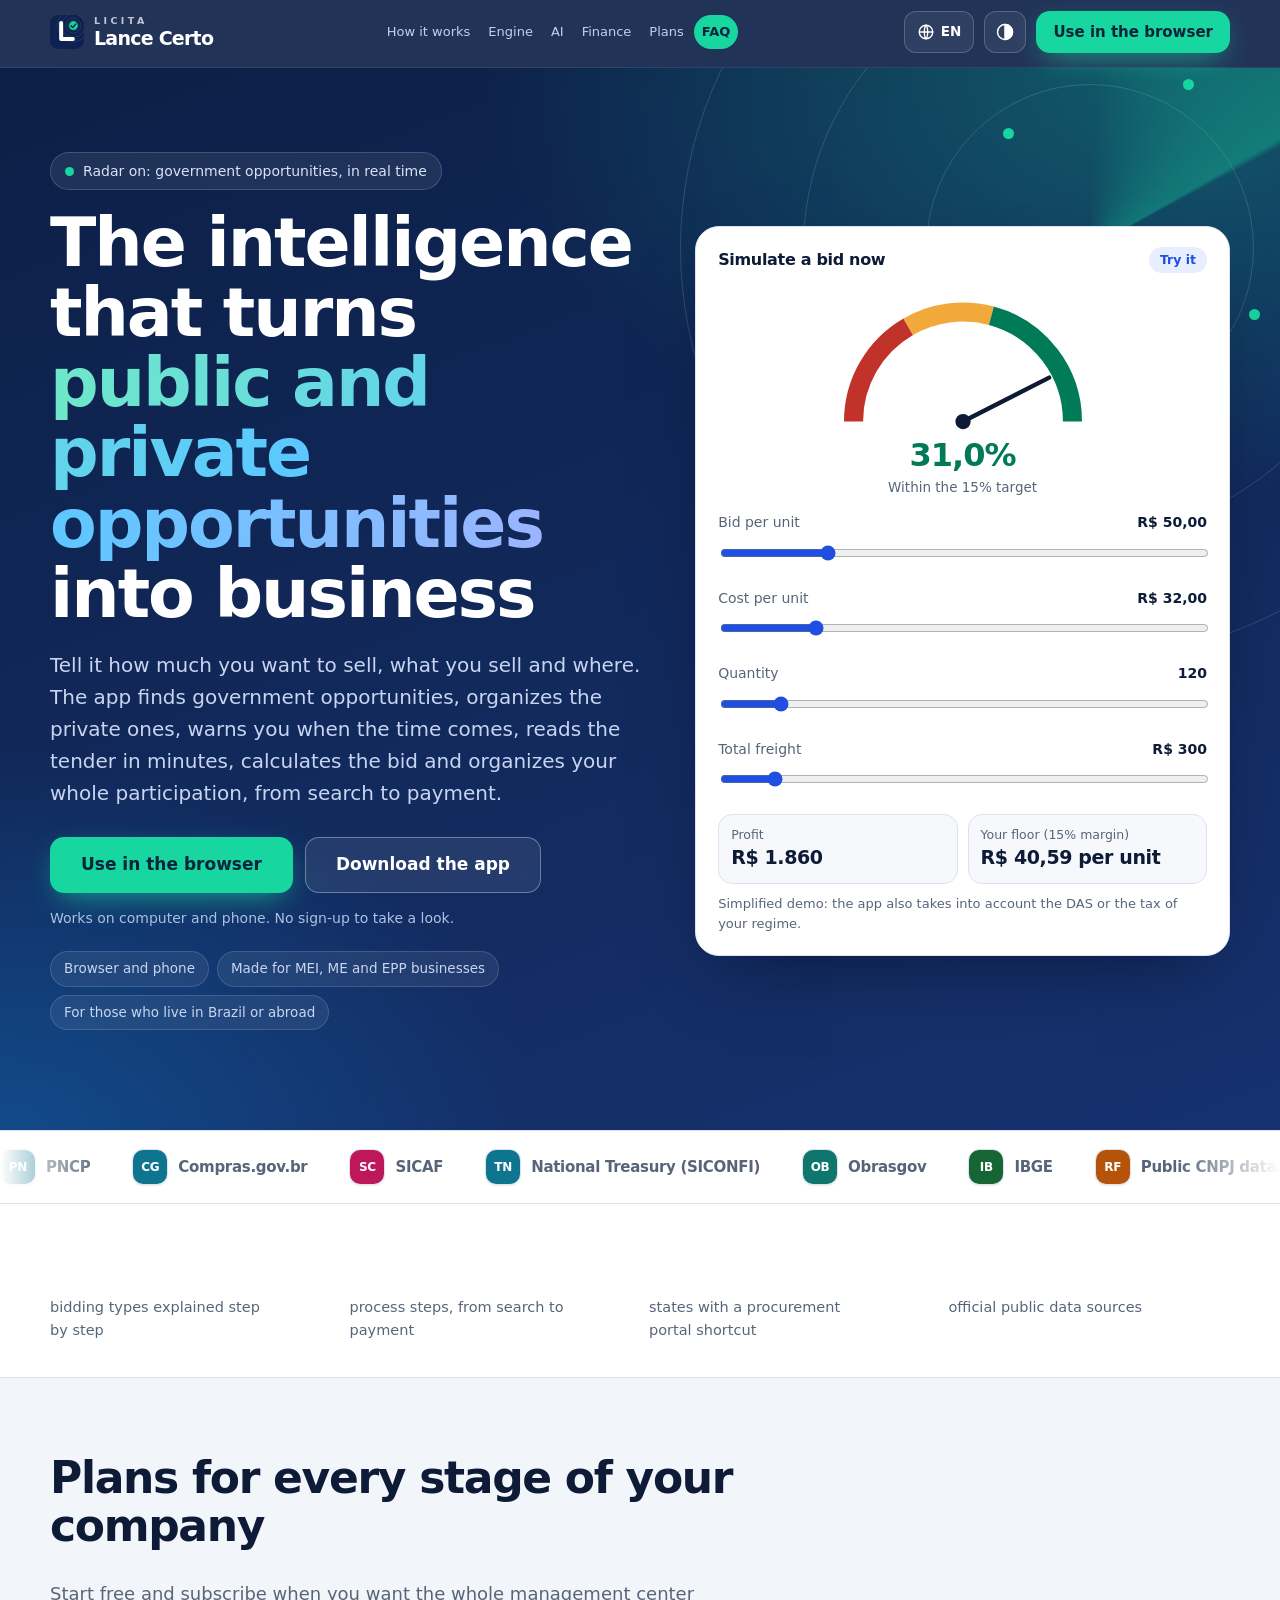
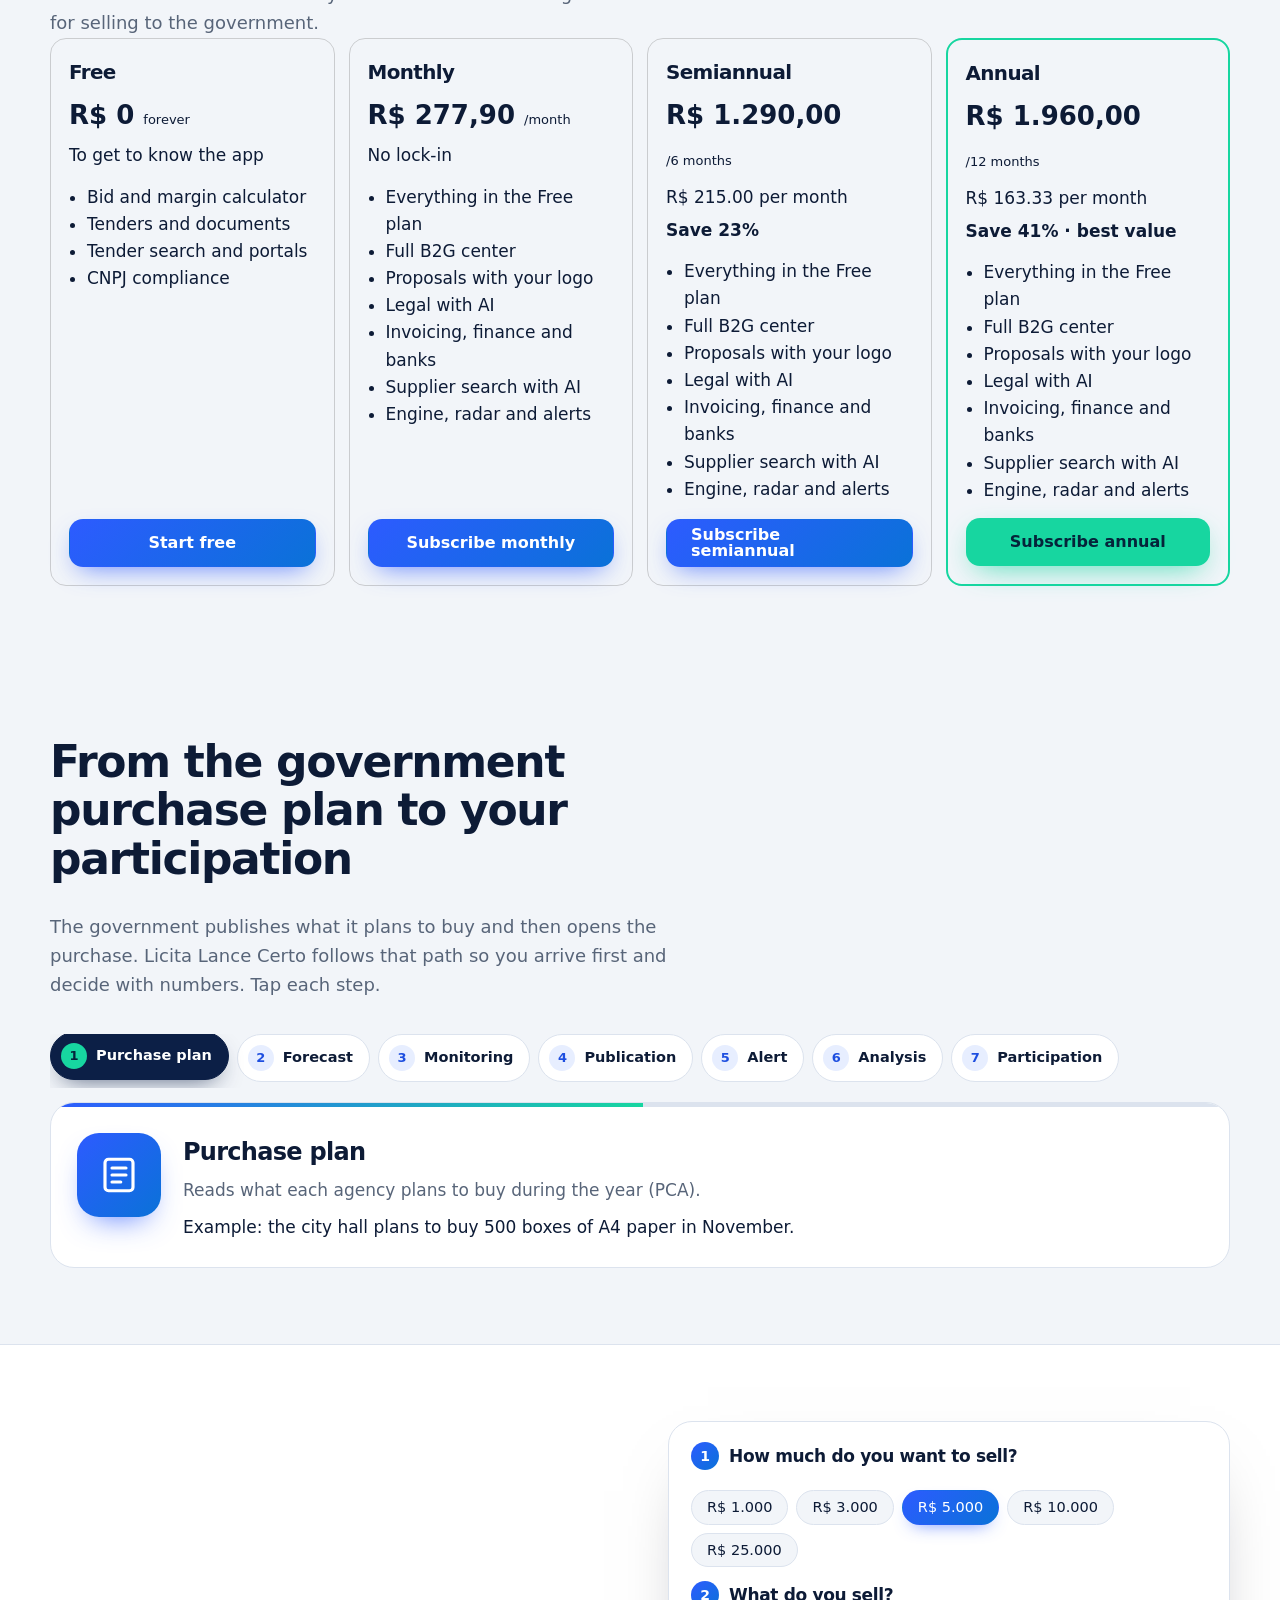
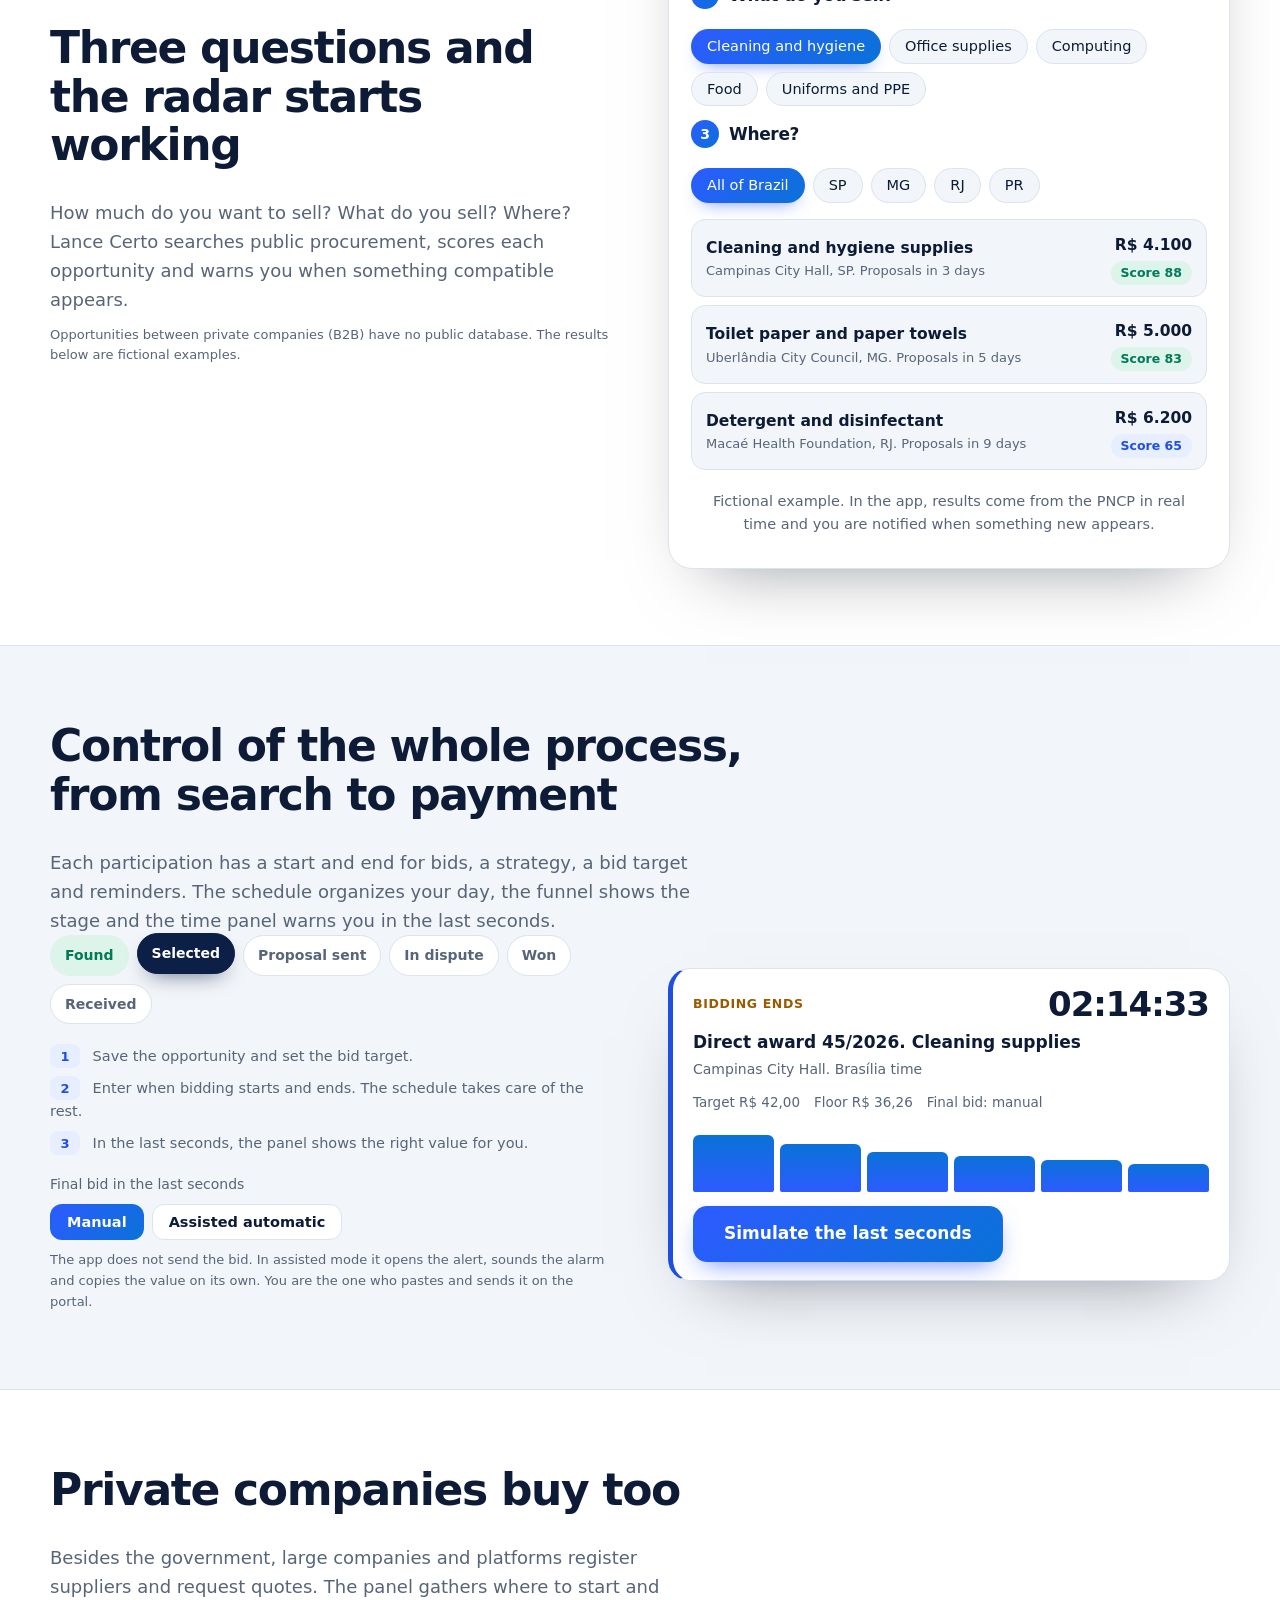
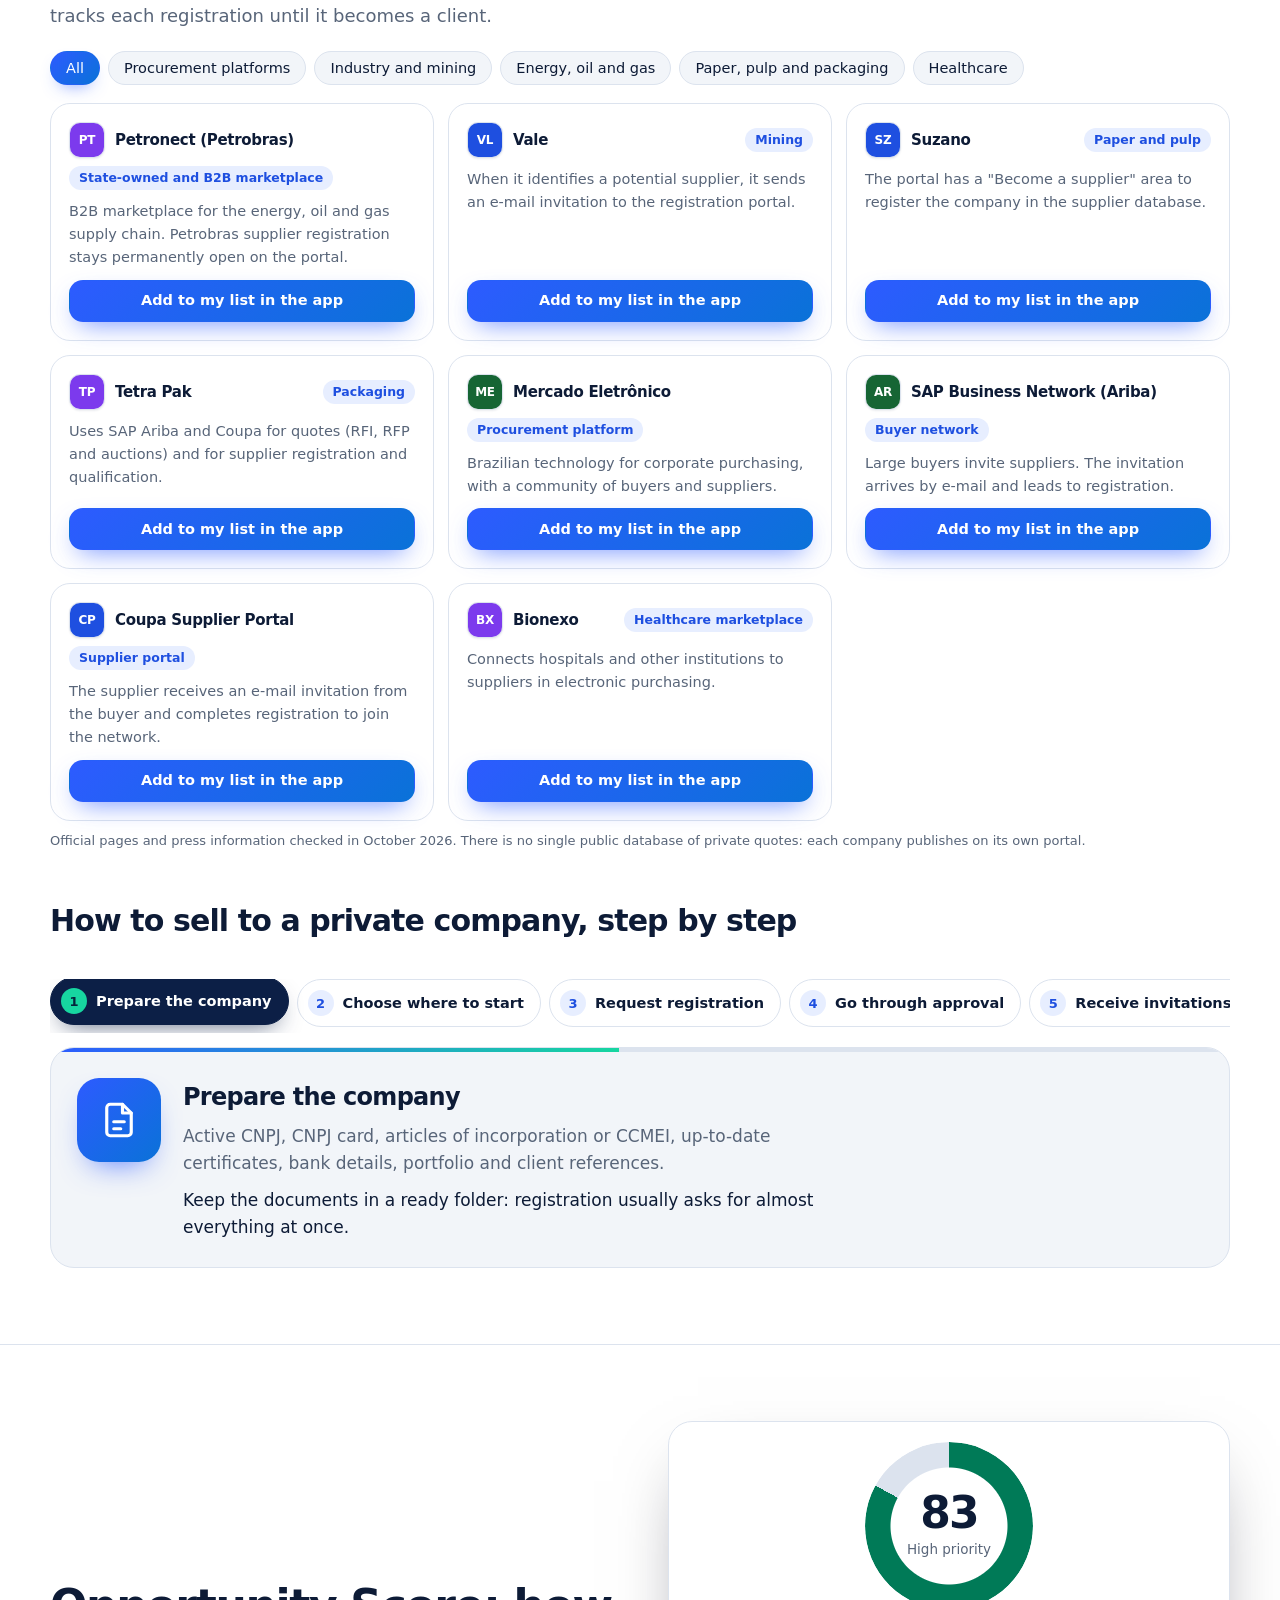
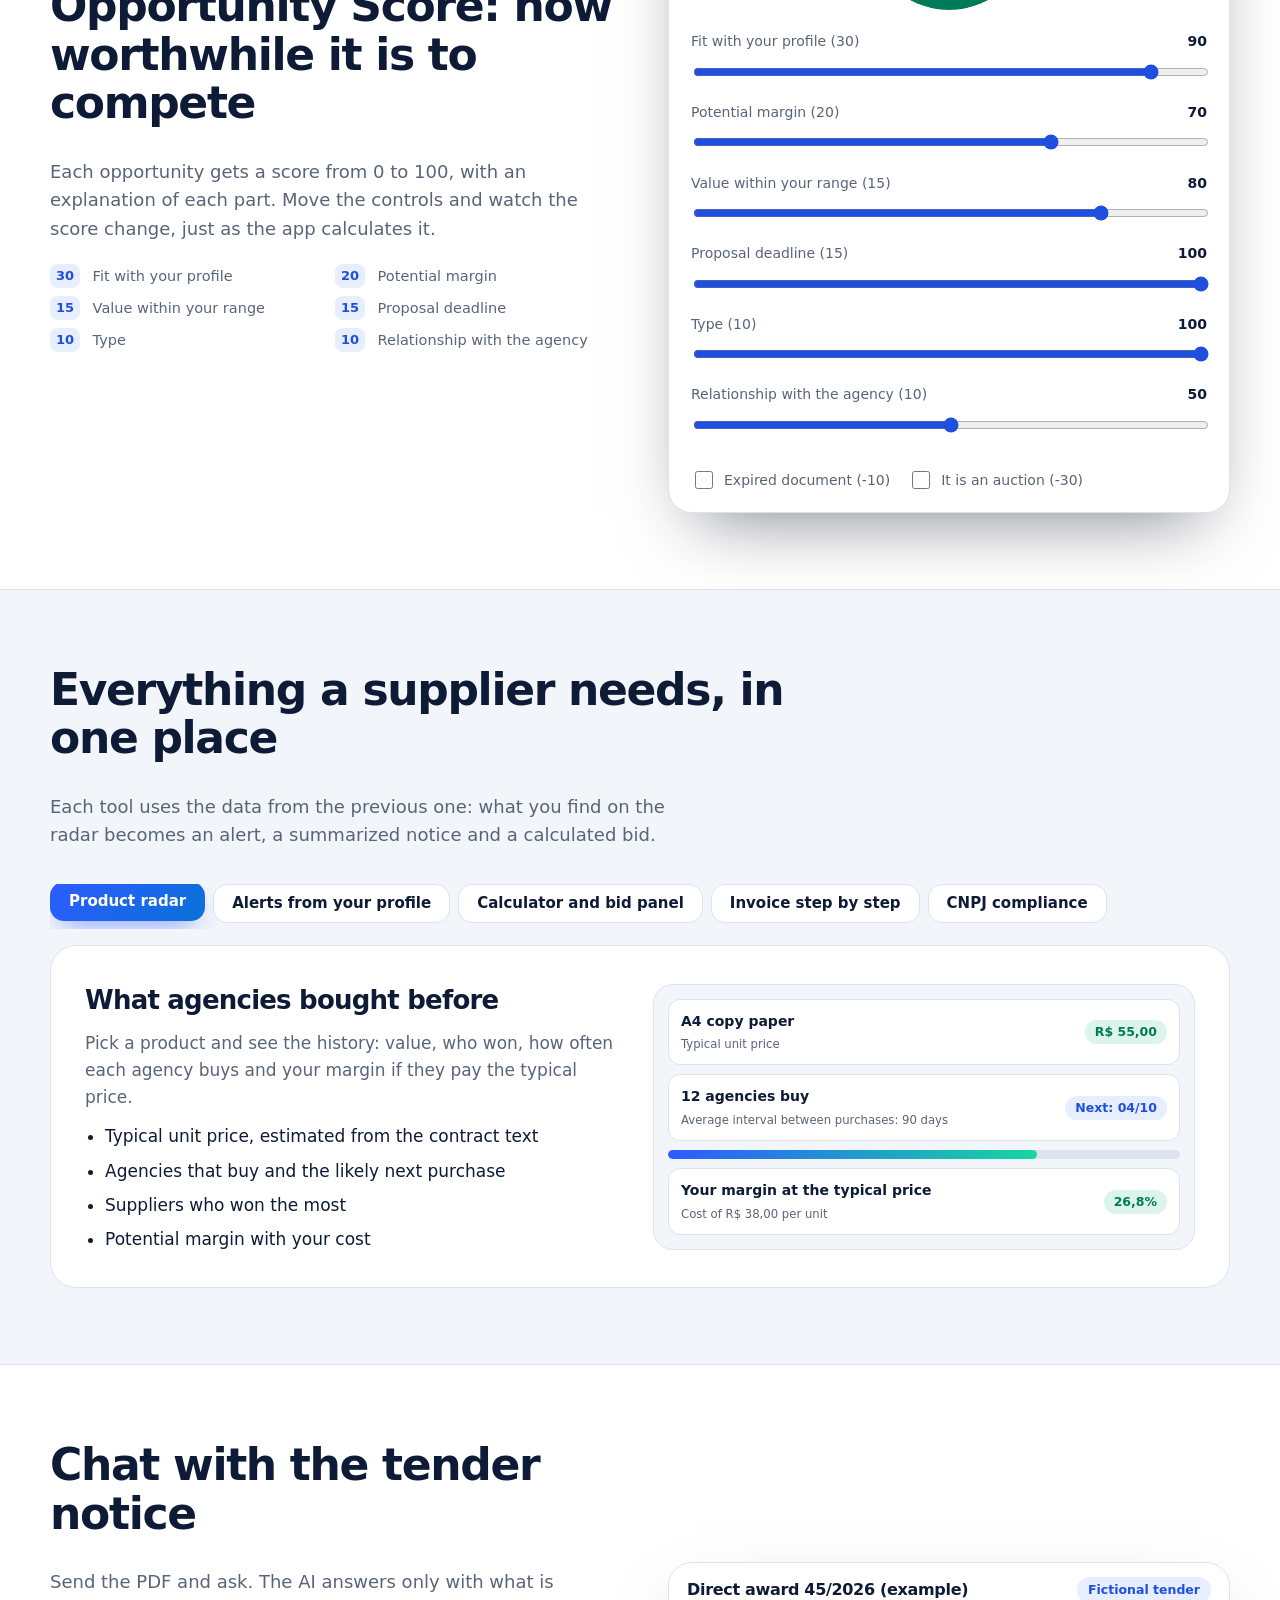
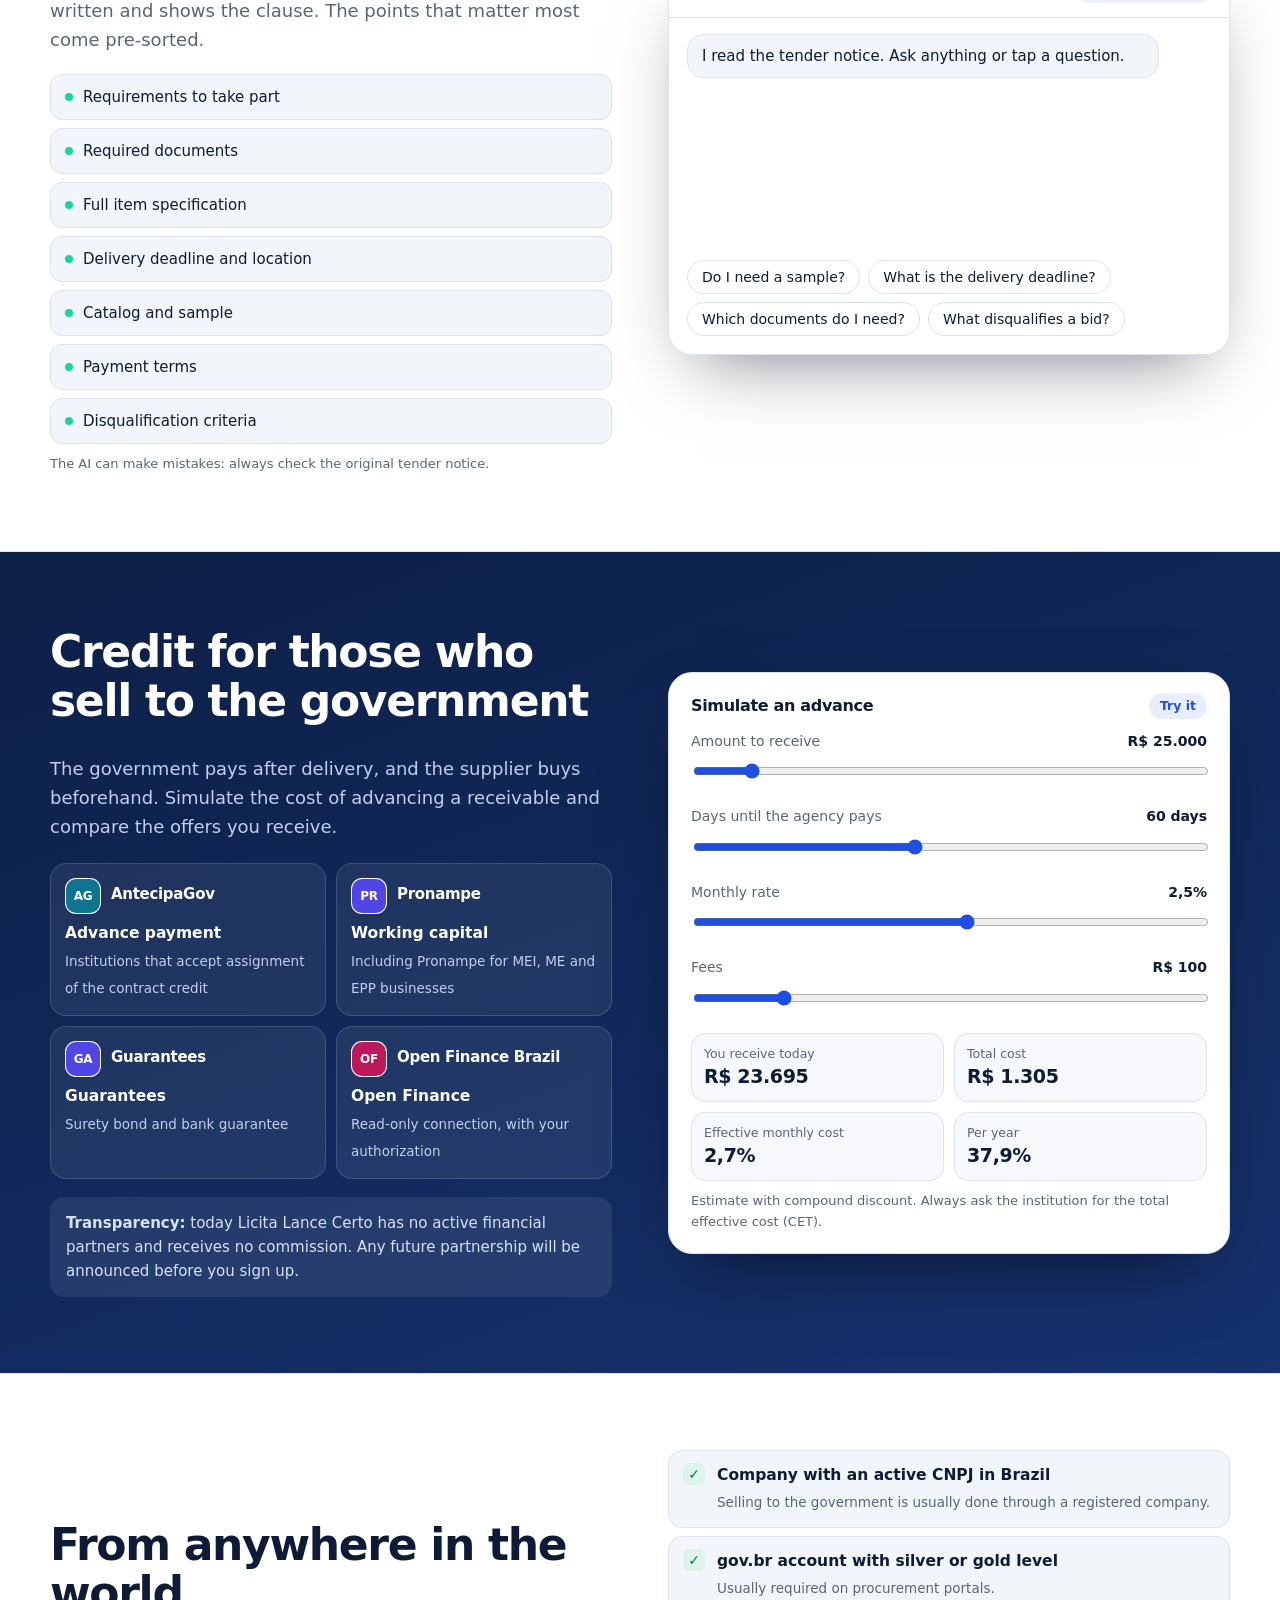
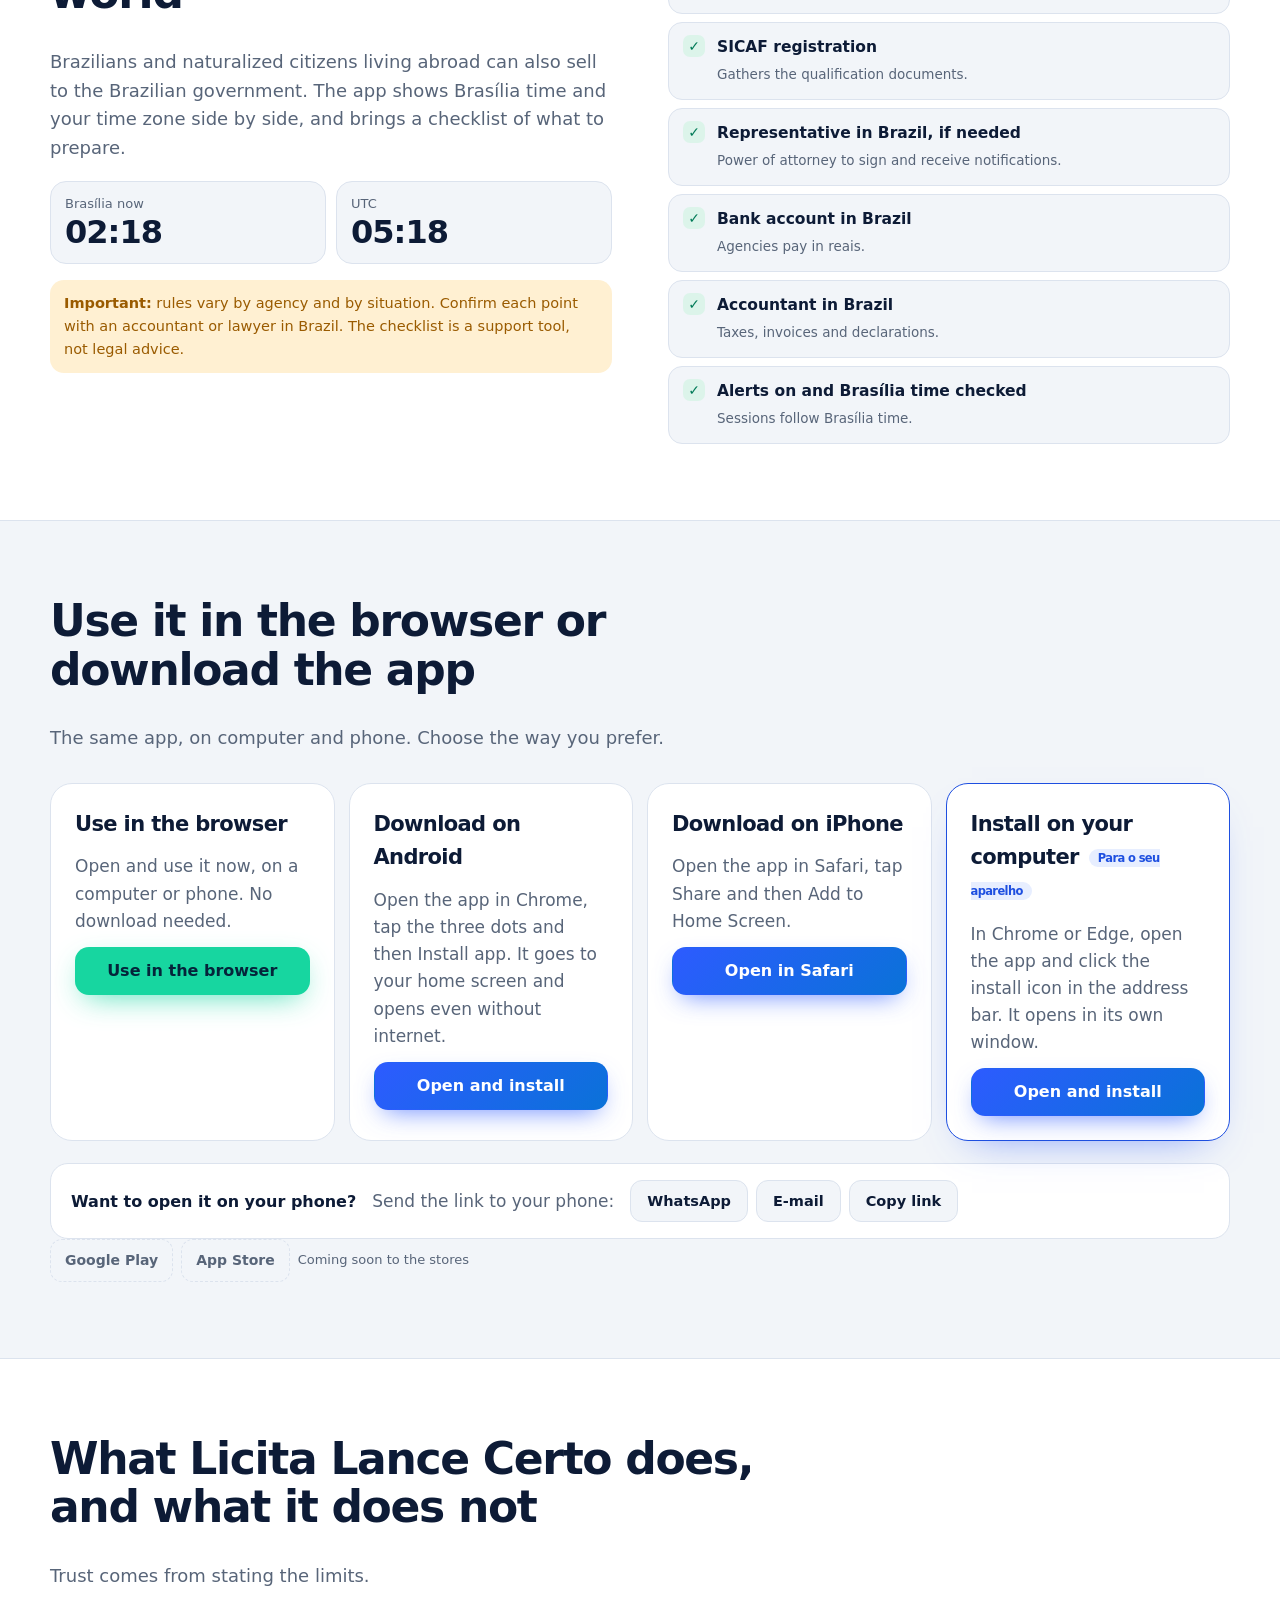
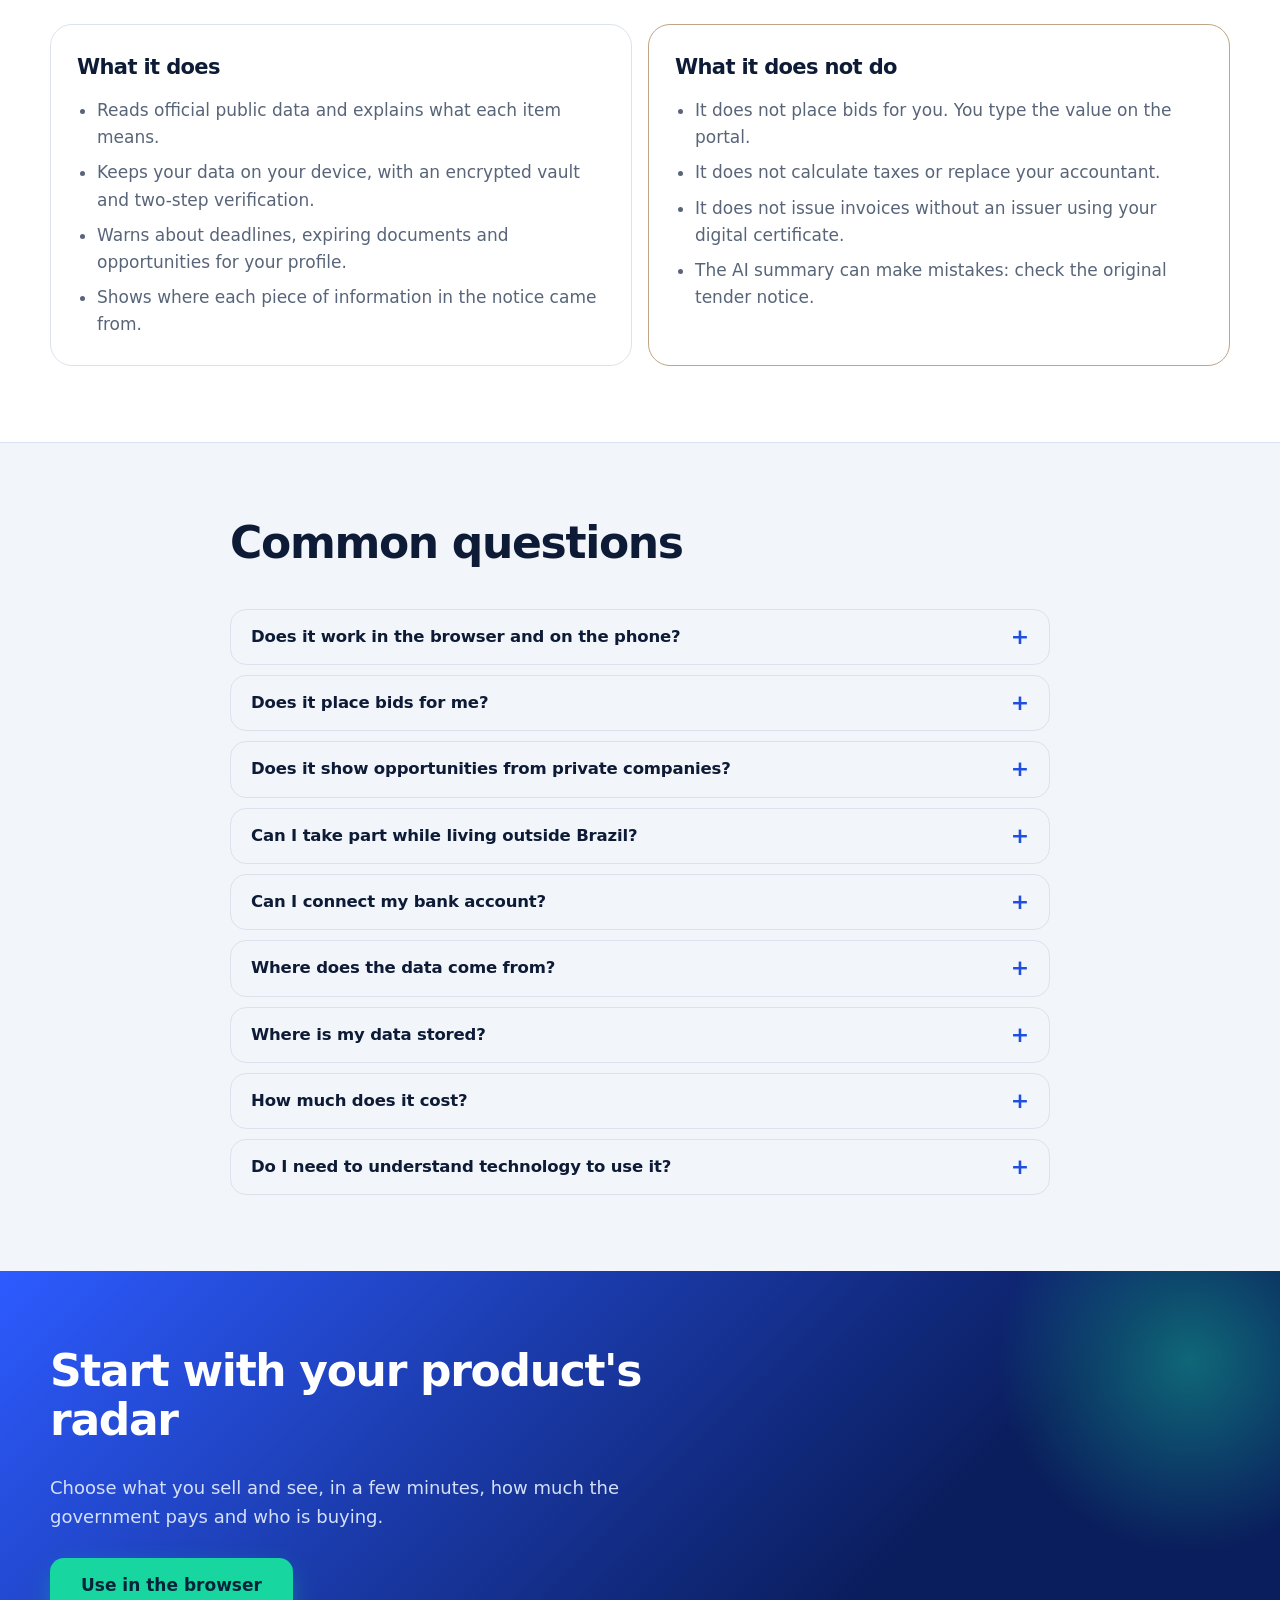
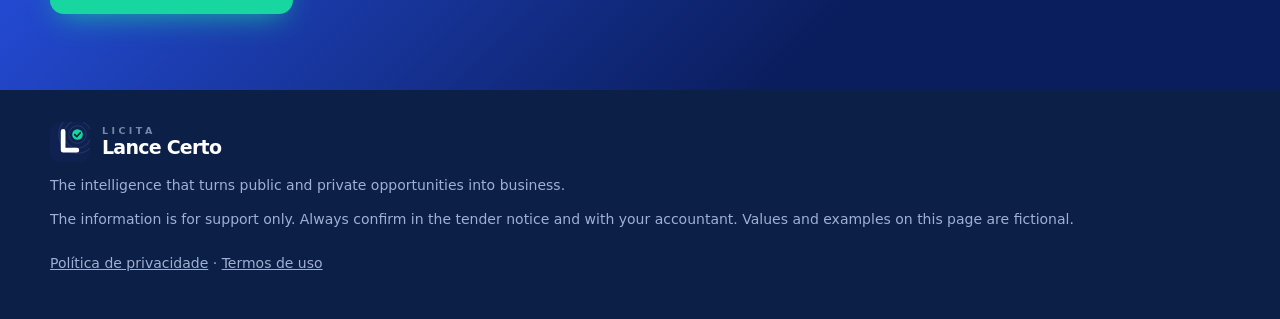
<file: public/index.html>
<!DOCTYPE html>
<html lang="pt-BR" class="sem-js">
<head>
<meta charset="utf-8">
<meta http-equiv="Content-Security-Policy" content="default-src 'self'; script-src 'self'; style-src 'self' 'unsafe-inline' https://fonts.googleapis.com; font-src https://fonts.gstatic.com; img-src 'self' data:; connect-src 'none'; object-src 'none'; base-uri 'none'; form-action 'none'">
<meta name="viewport" content="width=device-width, initial-scale=1, viewport-fit=cover">
<meta name="theme-color" content="#0C1F46">
<meta name="description" content="Licita Lance Certo: radar de preços, alertas de oportunidades, leitura de editais por IA, nota fiscal e crédito para quem vende ao governo."><meta property="og:type" content="website"><meta property="og:title" content="Licita Lance Certo"><meta property="og:description" content="Licita Lance Certo: radar de preços, alertas de oportunidades, leitura de editais por IA, nota fiscal e crédito para quem vende ao governo."><meta name="twitter:card" content="summary"><meta name="theme-color" content="#0C1F46">
<title>Licita Lance Certo: a inteligência que transforma oportunidades públicas e privadas em negócios</title>
<link rel="preconnect" href="https://fonts.googleapis.com">
<link rel="preconnect" href="https://fonts.gstatic.com" crossorigin>
<link href="https://fonts.googleapis.com/css2?family=IBM+Plex+Sans:wght@400;500;600&family=Sora:wght@600;700;800&display=swap" rel="stylesheet">
<link rel="stylesheet" href="css/site.css">
<link rel="icon" href="img/favicon.svg" type="image/svg+xml">
</head>
<body>
<a class="pula" href="#conteudo">Pular para o conteúdo</a>
<header class="nav" id="nav">
  <div class="wrap">
    <a class="brand" href="#topo" aria-label="Licita Lance Certo, início"><svg viewBox="0 0 64 64" width="34" height="34" aria-hidden="true" class="lg-anim"><defs><clipPath id="lcClip"><rect width="64" height="64" rx="16"/></clipPath></defs><rect width="64" height="64" rx="16" fill="#0E2150"/><g clip-path="url(#lcClip2)" fill="none" stroke="#fff" stroke-opacity=".10" stroke-width="1.6"><circle cx="44" cy="20" r="14"/><circle cx="44" cy="20" r="22"/><circle cx="44" cy="20" r="30"/></g><path class="lg-l" pathLength="1" d="M21 15v30h22" fill="none" stroke="#fff" stroke-width="7.5" stroke-linecap="round" stroke-linejoin="round"/><g class="lg-b"><circle cx="44" cy="20" r="10.5" fill="#0E2150"/><circle cx="44" cy="20" r="8.5" fill="#17D6A0"/></g><path class="lg-c" pathLength="1" d="M39.6 20.3l3.2 3.2 5.6-6.4" fill="none" stroke="#05243A" stroke-width="2.6" stroke-linecap="round" stroke-linejoin="round"/></svg><span class="wm"><small>LICITA</small><b>Lance Certo</b></span></a>
    <nav aria-label="Seções do site"><ul id="menu">
      <li><a href="#como">Como funciona</a></li><li><a href="#motor">Motor</a></li><li><a href="#agenda">Agenda</a></li><li><a href="#privadas">Privadas</a></li><li><a href="#ia">IA</a></li><li><a href="#financeiro">Financeiro</a></li><li><a href="#planos">Planos</a></li><li><a href="#exterior">Exterior</a></li><li><a href="#faq">Dúvidas</a></li>
    </ul></nav>
    <div class="nav-r"><div class="lang" id="lang" data-nt><button type="button" id="lang-b" aria-haspopup="true" aria-expanded="false" aria-label="Idioma"><svg viewBox="0 0 24 24" width="18" height="18" fill="none" stroke="currentColor" stroke-width="1.8" stroke-linecap="round" aria-hidden="true"><circle cx="12" cy="12" r="9"/><path d="M3 12h18M12 3c3 3.2 3 14.8 0 18M12 3c-3 3.2-3 14.8 0 18"/></svg><span id="lang-c">PT</span></button><ul id="lang-m" role="menu" hidden><li role="none"><button type="button" role="menuitem" data-l="pt">Português</button></li><li role="none"><button type="button" role="menuitem" data-l="en">English</button></li><li role="none"><button type="button" role="menuitem" data-l="es">Español</button></li></ul></div><button class="tema" id="tema" type="button" aria-label="Mudar o tema"></button><a class="btn sig" href="/app/"><span class="sm">Entrar</span><span class="lg">Entrar pelo navegador</span></a></div>
  </div>
  <div class="prog" id="prog" aria-hidden="true"></div>
</header>

<main id="conteudo">
<section class="hero" id="topo">
  <div class="radar" aria-hidden="true"><i class="r1"></i><i class="r2"></i><i class="r3"></i><i class="sw"></i><i class="b b1"></i><i class="b b2"></i><i class="b b3"></i><i class="b b4"></i><i class="b b5"></i></div>
  <div class="wrap hero-g">
    <div class="hero-t rv">
      <p class="selo"><i></i>Radar ligado: oportunidades do governo, em tempo real</p>
      <h1>A inteligência que transforma <span class="gt">oportunidades públicas e privadas</span> em negócios</h1>
      <p class="lead">Diga quanto quer vender, o que vende e onde. O app encontra oportunidades do governo, organiza as de empresas privadas, avisa quando chegar a hora, lê o edital em minutos, calcula o lance e organiza toda a sua participação, da busca ao recebimento.</p>
      <div class="cta"><a class="btn sig big" href="/app/">Entrar pelo navegador</a><a class="btn glass big" href="#instalar">Baixar o aplicativo</a></div><p class="cta-n">Funciona no computador e no celular. Sem cadastro para conhecer.</p>
      <ul class="chips-h"><li>Navegador e celular</li><li>Feito para MEI, ME e EPP</li><li>Para quem mora no Brasil ou fora</li></ul>
    </div>
    <div class="sim rv" id="sim" aria-label="Simulador de lance">
      <div class="sim-h"><b>Simule um lance agora</b><span class="tag-ex">Experimente</span></div>
      <div class="gauge"><svg viewBox="0 0 220 128" role="img" aria-label="Medidor de margem"><g id="gz"></g><g id="gn" class="needle"><line x1="110" y1="112" x2="34" y2="112"/><circle cx="110" cy="112" r="6"/></g></svg><div class="gl"><b id="s_m">0%</b><span id="s_st">margem</span></div></div>
      <div class="sl"><label for="s_preco">Lance por unidade <output id="o_preco">R$ 50,00</output></label><input id="s_preco" type="range" min="10" max="200" step="0.5" value="50"></div>
      <div class="sl"><label for="s_custo">Custo por unidade <output id="o_custo">R$ 32,00</output></label><input id="s_custo" type="range" min="5" max="150" step="0.5" value="32"></div>
      <div class="sl"><label for="s_qtd">Quantidade <output id="o_qtd">120</output></label><input id="s_qtd" type="range" min="10" max="1000" step="10" value="120"></div>
      <div class="sl"><label for="s_frete">Frete total <output id="o_frete">R$ 300,00</output></label><input id="s_frete" type="range" min="0" max="3000" step="50" value="300"></div>
      <div class="sim-r"><div><small>Lucro</small><b id="s_l">-</b></div><div><small>Seu piso (margem de 15%)</small><b id="s_p">-</b></div></div>
      <p class="nota">Demonstração simplificada: o aplicativo também considera o DAS ou o imposto do seu regime.</p>
    </div>
  </div>
</section>

<div class="fontes" aria-label="Fontes oficiais de dados"><div class="marq"><div class="trk" id="trk"></div></div></div>


<section class="stats" aria-label="Em números"><div class="wrap"><div class="st"><b data-count="9">0</b><span>modalidades de licitação explicadas passo a passo</span></div><div class="st"><b data-count="7">0</b><span>etapas do processo, da busca ao recebimento</span></div><div class="st"><b data-count="27">0</b><span>estados com portal de compras no atalho</span></div><div class="st"><b data-count="8">0</b><span>fontes oficiais de dados públicos</span></div></div></section>

<section class="sec" id="planos"><div class="wrap"><div class="sec-h rv"><h2>Planos para cada fase da sua empresa</h2><p>Comece grátis e assine quando quiser liberar toda a central de gestão para vender ao governo.</p></div>
<div style="display:grid;grid-template-columns:repeat(auto-fit,minmax(230px,1fr));gap:14px"><div class="rv" style="border:1px solid rgba(128,128,128,.35);border-radius:16px;padding:18px;display:flex;flex-direction:column;gap:6px"><h3 style="margin:0">Grátis</h3><div style="font-size:26px;font-weight:700">R$ 0 <small style="font-size:13px;font-weight:400;white-space:nowrap">para sempre</small></div><p style="margin:0">Para conhecer o app</p><ul style="margin:8px 0;padding-left:18px"><li>Calculadora de lance e margem</li><li>Licitações e documentos</li><li>Busca de editais e portais</li><li>Regularidade do CNPJ</li></ul><a class="btn ghost" href="/app/" style="margin-top:auto">Começar grátis</a></div><div class="rv" style="border:1px solid rgba(128,128,128,.35);border-radius:16px;padding:18px;display:flex;flex-direction:column;gap:6px"><h3 style="margin:0">Mensal</h3><div style="font-size:26px;font-weight:700">R$ 277,90 <small style="font-size:13px;font-weight:400;white-space:nowrap">/mês</small></div><p style="margin:0">Sem fidelidade</p><ul style="margin:8px 0;padding-left:18px"><li>Tudo do plano Grátis</li><li>Central B2G completa</li><li>Propostas com o seu logo</li><li>Jurídico com IA</li><li>NF-e, financeiro e bancos</li><li>Busca de fornecedores com IA</li><li>Motor, radar e alertas</li></ul><a class="btn ghost" href="/app/" style="margin-top:auto">Assinar mensal</a></div><div class="rv" style="border:1px solid rgba(128,128,128,.35);border-radius:16px;padding:18px;display:flex;flex-direction:column;gap:6px"><h3 style="margin:0">Semestral</h3><div style="font-size:26px;font-weight:700">R$ 1.290,00 <small style="font-size:13px;font-weight:400;white-space:nowrap">/6 meses</small></div><p style="margin:0">R$ 215,00 por mês</p><p style=margin:0><b>Economize 23%</b></p><ul style="margin:8px 0;padding-left:18px"><li>Tudo do plano Grátis</li><li>Central B2G completa</li><li>Propostas com o seu logo</li><li>Jurídico com IA</li><li>NF-e, financeiro e bancos</li><li>Busca de fornecedores com IA</li><li>Motor, radar e alertas</li></ul><a class="btn ghost" href="/app/" style="margin-top:auto">Assinar semestral</a></div><div class="rv" style="border:2px solid #17D6A0;border-radius:16px;padding:18px;display:flex;flex-direction:column;gap:6px"><h3 style="margin:0">Anual</h3><div style="font-size:26px;font-weight:700">R$ 1.960,00 <small style="font-size:13px;font-weight:400;white-space:nowrap">/12 meses</small></div><p style="margin:0">R$ 163,33 por mês</p><p style=margin:0><b>Economize 41% · melhor valor</b></p><ul style="margin:8px 0;padding-left:18px"><li>Tudo do plano Grátis</li><li>Central B2G completa</li><li>Propostas com o seu logo</li><li>Jurídico com IA</li><li>NF-e, financeiro e bancos</li><li>Busca de fornecedores com IA</li><li>Motor, radar e alertas</li></ul><a class="btn sig" href="/app/" style="margin-top:auto">Assinar anual</a></div></div></div></section>
<section class="sec" id="como">
  <div class="wrap">
    <div class="sec-h rv"><h2>Do plano de compras do governo até a sua participação</h2><p>O governo publica o que pretende comprar e, depois, abre a compra. O Licita Lance Certo acompanha esse caminho para você chegar primeiro e decidir com números. Toque em cada etapa.</p></div>
    <div class="step" id="step" role="tablist" aria-label="Etapas do caminho">
      <button role="tab" aria-selected="true" data-i="0"><i>1</i>Plano de compras</button><button role="tab" aria-selected="false" data-i="1"><i>2</i>Previsão</button><button role="tab" aria-selected="false" data-i="2"><i>3</i>Monitoramento</button><button role="tab" aria-selected="false" data-i="3"><i>4</i>Publicação</button><button role="tab" aria-selected="false" data-i="4"><i>5</i>Alerta</button><button role="tab" aria-selected="false" data-i="5"><i>6</i>Análise</button><button role="tab" aria-selected="false" data-i="6"><i>7</i>Participação</button>
    </div>
    <div class="step-p rv" id="step-p" role="tabpanel"><div class="step-bar"><i id="step-bar"></i></div><div class="step-body"><div class="step-ic" id="step-ic"></div><div><h3 id="step-t"></h3><p id="step-d"></p><p class="step-x" id="step-x"></p></div></div></div>
  </div>
</section>


<section class="sec alt" id="motor">
  <div class="wrap g2">
    <div class="rv"><h2>Três perguntas e o radar começa a trabalhar</h2><p class="lead2">Quanto você quer vender? O que você vende? Onde? O Lance Certo procura nas contratações públicas, dá uma nota a cada oportunidade e avisa quando aparecer algo compatível.</p>
      <p class="nota">Oportunidades entre empresas privadas (B2B) não têm base pública. Os resultados abaixo são exemplos fictícios.</p></div>
    <div class="mt rv" id="mt">
      <div class="mt-q"><i>1</i><b>Quanto você quer vender?</b></div><div class="chp" id="mt_v"></div>
      <div class="mt-q"><i>2</i><b>O que você vende?</b></div><div class="chp" id="mt_p"></div>
      <div class="mt-q"><i>3</i><b>Onde?</b></div><div class="chp" id="mt_u"></div>
      <div class="mt-r" id="mt_r" aria-live="polite"></div>
    </div>
  </div>
</section>

<section class="sec" id="agenda">
  <div class="wrap">
    <div class="sec-h rv"><h2>Controle de todo o processo, da busca ao recebimento</h2><p>Cada participação tem início e fim dos lances, estratégia, meta de lance e lembretes. A agenda organiza o dia, o funil mostra a etapa e o painel de tempo avisa os últimos segundos.</p></div>
    <div class="g2 ag-demo">
      <div class="rv">
        <div class="funil" id="funil" role="list"><span role="listitem" class="on">Achada</span><span role="listitem">Selecionada</span><span role="listitem">Proposta enviada</span><span role="listitem">Em disputa</span><span role="listitem">Ganha</span><span role="listitem">Recebida</span></div>
        <ul class="legenda" style="grid-template-columns:1fr"><li><b>1</b> Salve a oportunidade e defina a meta de lance.</li><li><b>2</b> Informe quando os lances começam e terminam. A agenda cuida do resto.</li><li><b>3</b> Nos últimos segundos, o painel mostra o valor certo para você.</li></ul>
        <div class="modo" role="group" aria-label="Lance final"><span>Lance final nos últimos segundos</span><button type="button" class="on" data-m="manual">Manual</button><button type="button" data-m="assistido">Automático assistido</button></div>
        <p class="nota">O app não envia o lance. No modo assistido ele abre o aviso, toca o alarme e copia o valor sozinho. Quem cola e envia no portal é você.</p>
      </div>
      <div class="ev-d rv" id="ev-d">
        <div class="ev-dh"><span class="ev-dk">Terminam os lances</span><b class="ev-dc" id="ev_c">00:12</b></div>
        <div class="ev-dn">Dispensa 45/2026. Material de limpeza</div>
        <div class="ev-dm">Prefeitura de Campinas. Horário de Brasília</div>
        <div class="ev-de"><span>Meta R$ 42,00</span><span>Piso R$ 36,26</span><span id="ev_modo">Lance final: manual</span></div>
        <div class="bars-d" id="bars-d" aria-hidden="true"></div>
        <button class="btn big" id="ev_go" type="button">Simular os últimos segundos</button>
        <div class="alerta" id="ev_al" hidden role="alert"><b>Faltam 5 segundos</b><span class="lance" id="ev_l">R$ 42,10</span><small id="ev_s">Dê este lance agora no portal</small></div>
        <div class="okc-d" id="ev_ok" hidden><svg viewBox="0 0 52 52" aria-hidden="true"><circle cx="26" cy="26" r="23"/><path d="M15 27l8 8 15-17"/></svg><span>Lance registrado</span></div>
      </div>
    </div>
  </div>
</section>


<section class="sec alt" id="privadas">
  <div class="wrap">
    <div class="sec-h rv"><h2>Empresas privadas também compram</h2><p>Além do governo, grandes empresas e plataformas cadastram fornecedores e pedem cotações. O painel reúne por onde começar e acompanha cada cadastro até virar cliente.</p></div>
    <div class="chp" id="pv_c" role="group" aria-label="Segmento"></div>
    <div class="pv-g" id="pv_l"></div>
    <p class="nota">Páginas oficiais e informações de imprensa conferidas em outubro de 2026. Não existe uma base pública única de cotações privadas: cada empresa publica no seu portal.</p>
    <div class="sec-h rv" style="margin-top:46px"><h3 class="h3b">Como vender a uma empresa privada, passo a passo</h3></div>
    <div class="step" id="pstep" role="tablist" aria-label="Etapas para vender a empresas privadas"></div>
    <div class="step-p rv" id="pstep-p" role="tabpanel"><div class="step-bar"><i id="pstep-bar"></i></div><div class="step-body"><div class="step-ic" id="pstep-ic"></div><div><h3 id="pstep-t"></h3><p id="pstep-d"></p><p class="step-x" id="pstep-x"></p></div></div></div>
  </div>
</section>

<section class="sec alt" id="score">
  <div class="wrap g2">
    <div class="rv"><h2>Opportunity Score: quanto vale a pena disputar</h2><p class="lead2">Cada oportunidade recebe uma nota de 0 a 100, com a explicação de cada parte. Mexa nos controles e veja a nota mudar, do jeito que o aplicativo calcula.</p>
      <ul class="legenda"><li><b>30</b> Aderência ao seu perfil</li><li><b>20</b> Margem potencial</li><li><b>15</b> Valor na sua faixa</li><li><b>15</b> Prazo para a proposta</li><li><b>10</b> Modalidade</li><li><b>10</b> Relação com o órgão</li></ul></div>
    <div class="scorebox rv" id="scorebox">
      <div class="donut-w"><div class="donut" id="donut"></div><div class="dn-t"><div><b id="sc_n">0</b><span id="sc_b">-</span></div></div></div>
      <div class="sc-sl" id="sc-sl"></div>
      <div class="sc-tg"><label><input type="checkbox" id="sc_doc"> Documento vencido (-10)</label><label><input type="checkbox" id="sc_leil"> É um leilão (-30)</label></div>
    </div>
  </div>
</section>

<section class="sec" id="produto">
  <div class="wrap">
    <div class="sec-h rv"><h2>Tudo o que um fornecedor precisa, em um só lugar</h2><p>Cada ferramenta usa os dados da anterior: o que você descobre no radar vira alerta, edital resumido e lance calculado.</p></div>
    <div class="tabs" id="tabs" role="tablist"></div>
    <div class="tab-p rv" id="tab-p" role="tabpanel"></div>
  </div>
</section>

<section class="sec alt" id="ia">
  <div class="wrap g2">
    <div class="rv"><h2>Converse com o edital</h2><p class="lead2">Envie o PDF e pergunte. A IA responde só com o que está escrito e mostra a cláusula. Os pontos que mais importam já vêm separados.</p>
      <div class="sete" id="sete"></div>
      <p class="nota">A IA pode errar: confira sempre o edital original.</p></div>
    <div class="chat rv" id="chat" aria-live="polite">
      <div class="chat-h"><b>Dispensa 45/2026 (exemplo)</b><span class="tag-ex">Edital fictício</span></div>
      <div class="chat-m" id="chat-m"><div class="bub bot">Li o edital. Pergunte o que quiser ou toque em uma pergunta.</div></div>
      <div class="chat-q" id="chat-q"></div>
    </div>
  </div>
</section>

<section class="sec fin" id="financeiro">
  <div class="wrap g2">
    <div class="rv"><h2>Crédito para quem vende ao governo</h2><p class="lead2">O governo paga depois da entrega, e o fornecedor compra antes. Simule o custo de antecipar um recebível e compare as propostas que você receber.</p>
      <div class="fcards"><div><span class="plh" data-p="AntecipaGov"></span><b>Antecipação</b><span>Instituições que aceitam a cessão de crédito do contrato</span></div><div><span class="plh" data-p="Pronampe"></span><b>Capital de giro</b><span>Inclusive o Pronampe para MEI, ME e EPP</span></div><div><span class="plh" data-p="Garantias"></span><b>Garantias</b><span>Seguro-garantia e fiança bancária</span></div><div><span class="plh" data-p="Open Finance Brasil"></span><b>Open Finance</b><span>Conexão em modo leitura, com a sua autorização</span></div></div>
      <p class="aviso"><b>Transparência:</b> hoje o Licita Lance Certo não tem parceiros financeiros ativos e não recebe comissão. Qualquer parceria futura será avisada antes de você contratar.</p></div>
    <div class="ant rv" id="ant">
      <div class="sim-h"><b>Simule uma antecipação</b><span class="tag-ex">Experimente</span></div>
      <div class="sl"><label for="a_v">Valor a receber <output id="oa_v">R$ 25.000</output></label><input id="a_v" type="range" min="5000" max="200000" step="1000" value="25000"></div>
      <div class="sl"><label for="a_d">Dias até o órgão pagar <output id="oa_d">60 dias</output></label><input id="a_d" type="range" min="15" max="120" step="5" value="60"></div>
      <div class="sl"><label for="a_t">Taxa ao mês <output id="oa_t">2,5%</output></label><input id="a_t" type="range" min="0.8" max="4" step="0.1" value="2.5"></div>
      <div class="sl"><label for="a_f">Tarifas <output id="oa_f">R$ 100</output></label><input id="a_f" type="range" min="0" max="600" step="10" value="100"></div>
      <div class="ant-r"><div><small>Você recebe hoje</small><b id="r_liq">-</b></div><div><small>Custo total</small><b id="r_cus">-</b></div><div><small>Custo efetivo ao mês</small><b id="r_cet">-</b></div><div><small>Ao ano</small><b id="r_ano">-</b></div></div>
      <p class="nota">Estimativa com desconto composto. Peça sempre o custo efetivo total (CET) à instituição.</p>
    </div>
  </div>
</section>


<section class="sec alt" id="exterior">
  <div class="wrap g2">
    <div class="rv"><h2>De qualquer lugar do mundo</h2><p class="lead2">Brasileiros e naturalizados que moram fora também podem vender ao governo brasileiro. O app mostra os horários de Brasília e do seu fuso lado a lado, e traz um roteiro do que preparar.</p>
      <div class="relogios"><div><small>Brasília agora</small><b id="rl_br">--:--</b></div><div><small id="rl_nm">Seu horário</small><b id="rl_lo">--:--</b></div></div>
      <p class="aviso2"><b>Importante:</b> as regras variam por órgão e por situação. Confirme cada ponto com um contador ou advogado no Brasil. O roteiro é um apoio, não orientação jurídica.</p></div>
    <ul class="check" id="check"></ul>
  </div>
</section>

<section class="sec" id="instalar">
  <div class="wrap">
    <div class="sec-h rv"><h2>Entre pelo navegador ou baixe o aplicativo</h2><p>O mesmo aplicativo, no computador e no celular. Escolha o jeito que preferir.</p></div>
    <div class="inst3" id="inst3">
      <div class="rv" data-os="web"><h3>Entrar pelo navegador</h3><p>Abra e use agora, no computador ou no celular. Sem baixar nada.</p><a class="btn sig" href="/app/">Entrar pelo navegador</a></div>
      <div class="rv" data-os="android"><h3>Baixar no Android</h3><p>Abra o app no Chrome, toque nos três pontos e em Instalar app. Ele vai para a tela inicial e abre mesmo sem internet.</p><a class="btn ghost" href="/app/">Abrir e instalar</a></div>
      <div class="rv" data-os="ios"><h3>Baixar no iPhone</h3><p>Abra o app no Safari, toque em Compartilhar e em Adicionar à Tela de Início.</p><a class="btn ghost" href="/app/">Abrir no Safari</a></div>
      <div class="rv" data-os="desktop"><h3>Instalar no computador</h3><p>No Chrome ou no Edge, abra o app e clique no ícone de instalar na barra de endereço. Ele abre em janela própria.</p><a class="btn ghost" href="/app/">Abrir e instalar</a></div>
    </div>
    <div class="enviar rv"><b>Quer abrir no celular?</b><span>Envie o link para o seu telefone:</span><div class="env-b"><button type="button" id="sh_nat" hidden>Compartilhar</button><a id="sh_wa" href="#" target="_blank" rel="noopener">WhatsApp</a><a id="sh_em" href="#">E-mail</a><button type="button" id="sh_cp">Copiar link</button></div><em id="sh_ok" role="status"></em></div>
    <div class="lojas"><span data-nt>Google Play</span><span data-nt>App Store</span><em>Em breve nas lojas</em></div>
  </div>
</section>

<section class="sec alt" id="confianca">
  <div class="wrap">
    <div class="sec-h rv"><h2>O que o Licita Lance Certo faz, e o que não faz</h2><p>Confiança vem de dizer os limites.</p></div>
    <div class="tr">
      <div class="rv"><h3>O que faz</h3><ul><li>Lê dados públicos oficiais e explica o que cada um significa.</li><li>Guarda seus dados no seu aparelho, com cofre criptografado e verificação em duas etapas.</li><li>Avisa prazos, documentos vencendo e oportunidades do seu perfil.</li><li>Mostra de onde veio cada informação do edital.</li></ul></div>
      <div class="no rv"><h3>O que não faz</h3><ul><li>Não dá lances no seu lugar. Você digita o valor no portal.</li><li>Não calcula impostos nem substitui o seu contador.</li><li>Não emite nota fiscal sem um emissor com o seu certificado digital.</li><li>O resumo feito por IA pode errar: confira o edital original.</li></ul></div>
    </div>
  </div>
</section>

<section class="sec" id="faq">
  <div class="wrap faq-w">
    <div class="sec-h rv"><h2>Dúvidas comuns</h2></div>
    <div class="faq rv">
      <details><summary>Funciona no navegador e no celular?</summary><p>Sim. O aplicativo abre no navegador (no endereço /app/), pode ser instalado na tela inicial e abre sem internet. Pela loja, no Android e no iPhone, ele também consulta direto o PNCP e envia alertas.</p></details>
      <details><summary>Ele dá os lances por mim?</summary><p>Não. O app mostra o cronômetro, calcula o lance que vence sem passar da sua margem e, no modo assistido, copia o valor nos últimos segundos. Quem cola e envia no portal é você. Robôs que dão lances sozinhos costumam ser proibidos pelos portais.</p></details><details><summary>Mostra oportunidades de empresas privadas?</summary><p>Mostra um painel com plataformas e grandes empresas que cadastram fornecedores, com links oficiais, e uma lista para acompanhar cada cadastro até virar cliente. Não existe uma base pública de cotações privadas, então o app não lista cotações em tempo real: cada empresa publica no seu portal.</p></details><details><summary>Posso participar morando fora do Brasil?</summary><p>Brasileiros e naturalizados no exterior costumam participar por meio de uma empresa com CNPJ no Brasil, cadastro no SICAF e conta gov.br. As regras variam, então confirme com um contador ou advogado no Brasil. O app traz um roteiro de preparação e mostra os horários de Brasília e do seu fuso.</p></details><details><summary>Posso conectar a minha conta bancária?</summary><p>Sim, em modo leitura, por Open Finance. Você autoriza no seu banco, o app nunca vê a sua senha e não movimenta dinheiro. Serve para ver saldo e conciliar os pagamentos dos órgãos.</p></details>
      <details><summary>De onde vêm os dados?</summary><p>De fontes públicas oficiais: PNCP, Compras.gov.br, SICAF, Tesouro Nacional, Obrasgov, IBGE e a base pública do CNPJ.</p></details>
      <details><summary>Onde ficam os meus dados?</summary><p>No seu aparelho. Se você ligar a conta na nuvem, o backup sai criptografado com uma senha que o servidor nunca recebe.</p></details>
      <details><summary>Quanto custa?</summary><p>O plano Grátis não custa nada e mostra o básico. Os planos pagos são mensal, semestral e anual e liberam todas as ferramentas. Veja os valores na seção Planos.</p></details>
      <details><summary>Preciso entender de tecnologia para usar?</summary><p>Não. Cada tela explica o que fazer, e o app tem guias passo a passo.</p></details>
    </div>
  </div>
</section>

<section class="sec final">
  <div class="wrap"><div class="rv"><h2>Comece pelo radar do seu produto</h2><p>Escolha o que você vende e veja, em poucos minutos, quanto o governo paga e quem está comprando.</p><a class="btn sig big" href="/app/">Entrar pelo navegador</a></div></div>
</section>
</main>

<footer><div class="wrap"><span class="fn-brand"><svg viewBox="0 0 64 64" width="40" height="40" aria-hidden="true"><defs><clipPath id="lcClip3"><rect width="64" height="64" rx="16"/></clipPath></defs><rect width="64" height="64" rx="16" fill="#0E2150"/><g clip-path="url(#lcClip4)" fill="none" stroke="#fff" stroke-opacity=".10" stroke-width="1.6"><circle cx="44" cy="20" r="14"/><circle cx="44" cy="20" r="22"/><circle cx="44" cy="20" r="30"/></g><path d="M21 15v30h22" fill="none" stroke="#fff" stroke-width="7.5" stroke-linecap="round" stroke-linejoin="round"/><circle cx="44" cy="20" r="10.5" fill="#0E2150"/><circle cx="44" cy="20" r="8.5" fill="#17D6A0"/><path d="M39.6 20.3l3.2 3.2 5.6-6.4" fill="none" stroke="#05243A" stroke-width="2.6" stroke-linecap="round" stroke-linejoin="round"/></svg><span class="wm"><small>LICITA</small><b>Lance Certo</b></span></span><span>A inteligência que transforma oportunidades públicas e privadas em negócios.</span><span>As informações são de apoio. Confirme sempre no edital e com o seu contador. Os valores e exemplos desta página são fictícios.</span><p style="margin:10px 0 0;font-size:14px"><a href="privacidade.html">Política de privacidade</a> · <a href="termos.html">Termos de uso</a></p></div></footer>
<script src="js/parceiros.js"></script>
<script src="js/site.js"></script>
<script src="js/i18n.js"></script>
</body>
</html>
</file>
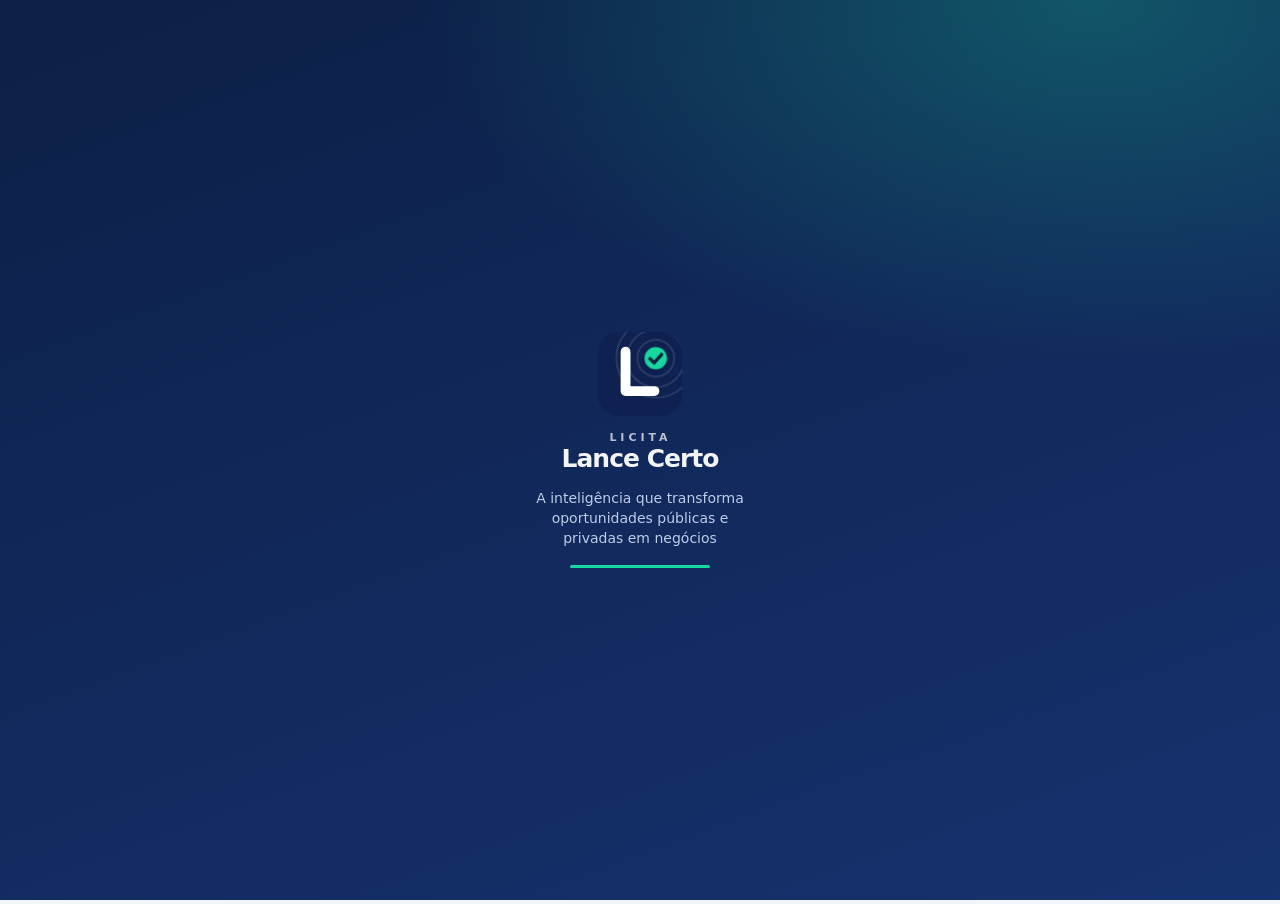
<file: public/app/index.html>
<!doctype html>
<html lang="pt-BR">
<head>
<link rel="manifest" href="manifest.webmanifest">
<meta name="apple-mobile-web-app-capable" content="yes">
<meta name="apple-mobile-web-app-status-bar-style" content="black-translucent">
<meta charset="utf-8">
<meta http-equiv="Content-Security-Policy" content="default-src 'self'; script-src 'self' https://cdnjs.cloudflare.com https://cdn.pluggy.ai; frame-src https://connect.pluggy.ai; style-src 'self' 'unsafe-inline' https://fonts.googleapis.com; font-src https://fonts.gstatic.com data:; img-src 'self' data: blob:; connect-src 'self' https:; worker-src 'self' blob: https://cdnjs.cloudflare.com; manifest-src 'self'; object-src 'none'; base-uri 'none'; form-action 'none'">
<meta name="viewport" content="width=device-width, initial-scale=1, viewport-fit=cover">
<meta name="theme-color" content="#0C1F46">
<title>Licita Lance Certo</title>
<link rel="preconnect" href="https://fonts.googleapis.com">
<link rel="preconnect" href="https://fonts.gstatic.com" crossorigin>
<link href="https://fonts.googleapis.com/css2?family=IBM+Plex+Sans:wght@400;500;600&family=Sora:wght@600;700;800&display=swap" rel="stylesheet">
<link rel="stylesheet" href="css/app.css">
</head>
<body>
<header>
  <span class="brand"><span id="logoH"></span><span class="wm"><small>LICITA</small><b>Lance Certo</b></span></span>
  <span class="hdr-r"><button class="icon-btn" id="temaBtn" data-a="tema" aria-label="Mudar o tema"></button>
  <button class="icon-btn" data-a="cfg" aria-label="Ajustes de imposto e margem">
    <svg viewBox="0 0 24 24" fill="none" stroke="currentColor" stroke-width="1.8" stroke-linecap="round" stroke-linejoin="round"><circle cx="12" cy="12" r="3"/><path d="M19.4 15a1.7 1.7 0 0 0 .3 1.8l.1.1a2 2 0 1 1-2.8 2.8l-.1-.1a1.7 1.7 0 0 0-1.8-.3 1.7 1.7 0 0 0-1 1.5V21a2 2 0 1 1-4 0v-.1a1.7 1.7 0 0 0-1.1-1.5 1.7 1.7 0 0 0-1.8.3l-.1.1a2 2 0 1 1-2.8-2.8l.1-.1a1.7 1.7 0 0 0 .3-1.8 1.7 1.7 0 0 0-1.5-1H3a2 2 0 1 1 0-4h.1a1.7 1.7 0 0 0 1.5-1.1 1.7 1.7 0 0 0-.3-1.8l-.1-.1a2 2 0 1 1 2.8-2.8l.1.1a1.7 1.7 0 0 0 1.8.3H9a1.7 1.7 0 0 0 1-1.5V3a2 2 0 1 1 4 0v.1a1.7 1.7 0 0 0 1 1.5 1.7 1.7 0 0 0 1.8-.3l.1-.1a2 2 0 1 1 2.8 2.8l-.1.1a1.7 1.7 0 0 0-.3 1.8V9a1.7 1.7 0 0 0 1.5 1H21a2 2 0 1 1 0 4h-.1a1.7 1.7 0 0 0-1.5 1z"/></svg>
  </button></span>
</header>
<main id="main"></main>
<nav id="nav" aria-label="Seções"></nav>
<input type="file" id="file" accept=".json,application/json" hidden>

<script src="js/config.js"></script>
<script src="js/app.js"></script>
<script src="js/sw-register.js"></script>
</body>
</html>
</file>
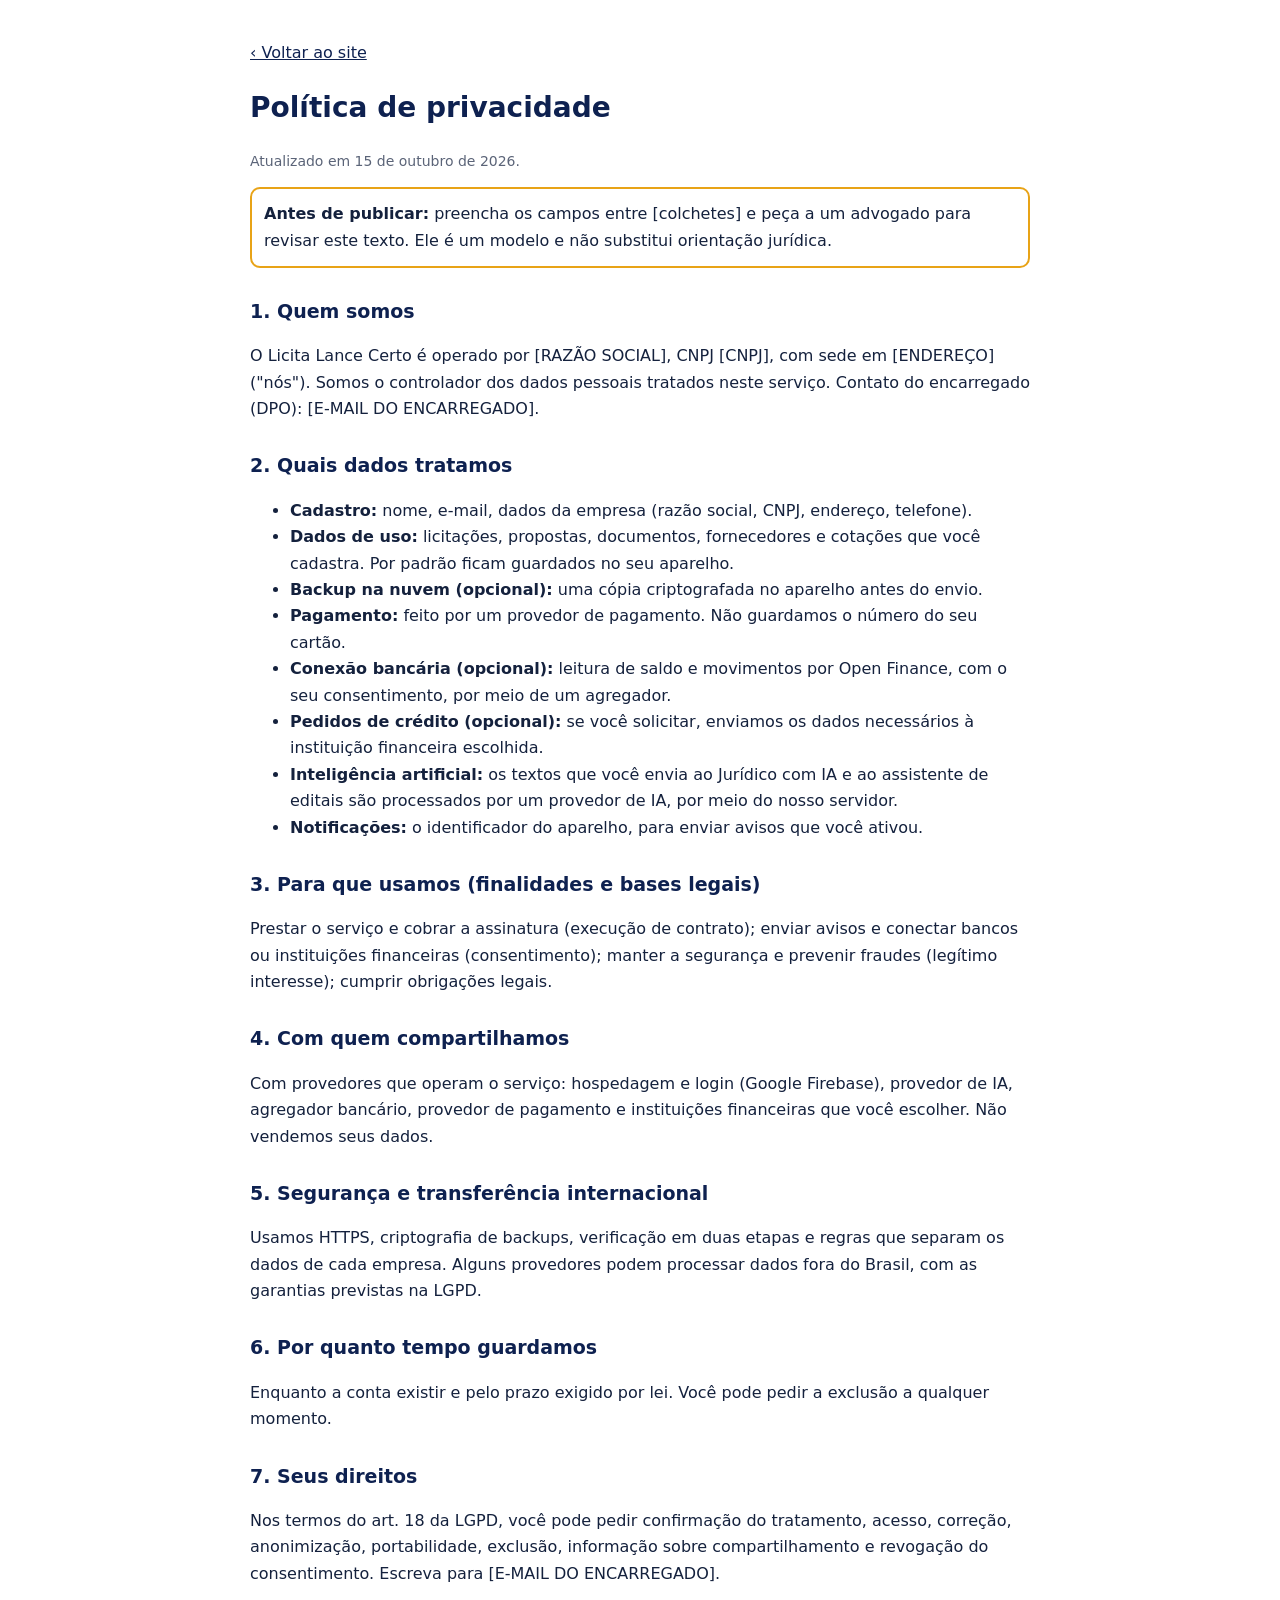
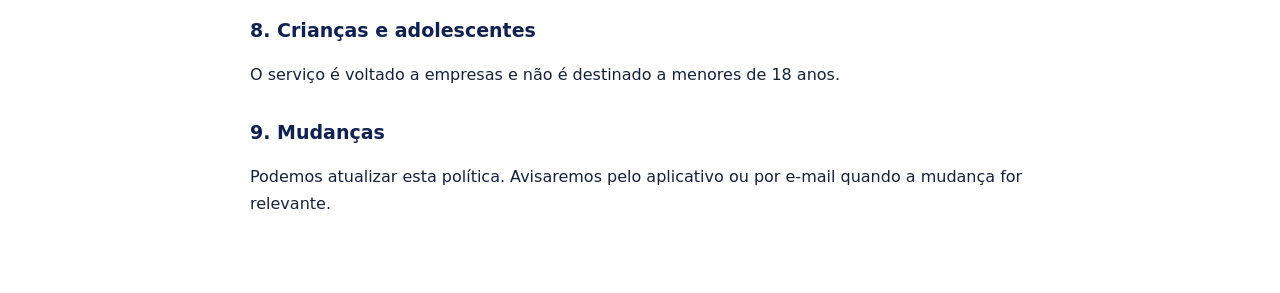
<file: public/privacidade.html>
<!doctype html><html lang="pt-BR"><head><meta charset="utf-8"><meta name="viewport" content="width=device-width,initial-scale=1"><title>Política de privacidade | Licita Lance Certo</title><style>:root{--bg:#fff;--tx:#14213d;--mut:#5b6478;--ln:#d9deea;--ac:#0E2150}@media(prefers-color-scheme:dark){:root{--bg:#0C1F46;--tx:#eef2fb;--mut:#aab4cc;--ln:#2c3d6b;--ac:#17D6A0}}body{margin:0;background:var(--bg);color:var(--tx);font:16px/1.65 system-ui,Arial,sans-serif}main{max-width:780px;margin:0 auto;padding:24px 18px 60px}h1{color:var(--ac);font-size:28px}h2{font-size:19px;margin-top:28px;color:var(--ac)}a{color:var(--ac)}.aviso{border:2px solid #E8A317;border-radius:10px;padding:12px;margin:14px 0}.mut{color:var(--mut);font-size:14px}</style></head><body><main><p><a href="/">‹ Voltar ao site</a></p><h1>Política de privacidade</h1><p class="mut">Atualizado em 15 de outubro de 2026.</p><div class="aviso"><b>Antes de publicar:</b> preencha os campos entre [colchetes] e peça a um advogado para revisar este texto. Ele é um modelo e não substitui orientação jurídica.</div><h2>1. Quem somos</h2><p>O Licita Lance Certo é operado por [RAZÃO SOCIAL], CNPJ [CNPJ], com sede em [ENDEREÇO] ("nós"). Somos o controlador dos dados pessoais tratados neste serviço. Contato do encarregado (DPO): [E-MAIL DO ENCARREGADO].</p>
<h2>2. Quais dados tratamos</h2><ul><li><b>Cadastro:</b> nome, e-mail, dados da empresa (razão social, CNPJ, endereço, telefone).</li><li><b>Dados de uso:</b> licitações, propostas, documentos, fornecedores e cotações que você cadastra. Por padrão ficam guardados no seu aparelho.</li><li><b>Backup na nuvem (opcional):</b> uma cópia criptografada no aparelho antes do envio.</li><li><b>Pagamento:</b> feito por um provedor de pagamento. Não guardamos o número do seu cartão.</li><li><b>Conexão bancária (opcional):</b> leitura de saldo e movimentos por Open Finance, com o seu consentimento, por meio de um agregador.</li><li><b>Pedidos de crédito (opcional):</b> se você solicitar, enviamos os dados necessários à instituição financeira escolhida.</li><li><b>Inteligência artificial:</b> os textos que você envia ao Jurídico com IA e ao assistente de editais são processados por um provedor de IA, por meio do nosso servidor.</li><li><b>Notificações:</b> o identificador do aparelho, para enviar avisos que você ativou.</li></ul>
<h2>3. Para que usamos (finalidades e bases legais)</h2><p>Prestar o serviço e cobrar a assinatura (execução de contrato); enviar avisos e conectar bancos ou instituições financeiras (consentimento); manter a segurança e prevenir fraudes (legítimo interesse); cumprir obrigações legais.</p>
<h2>4. Com quem compartilhamos</h2><p>Com provedores que operam o serviço: hospedagem e login (Google Firebase), provedor de IA, agregador bancário, provedor de pagamento e instituições financeiras que você escolher. Não vendemos seus dados.</p>
<h2>5. Segurança e transferência internacional</h2><p>Usamos HTTPS, criptografia de backups, verificação em duas etapas e regras que separam os dados de cada empresa. Alguns provedores podem processar dados fora do Brasil, com as garantias previstas na LGPD.</p>
<h2>6. Por quanto tempo guardamos</h2><p>Enquanto a conta existir e pelo prazo exigido por lei. Você pode pedir a exclusão a qualquer momento.</p>
<h2>7. Seus direitos</h2><p>Nos termos do art. 18 da LGPD, você pode pedir confirmação do tratamento, acesso, correção, anonimização, portabilidade, exclusão, informação sobre compartilhamento e revogação do consentimento. Escreva para [E-MAIL DO ENCARREGADO].</p>
<h2>8. Crianças e adolescentes</h2><p>O serviço é voltado a empresas e não é destinado a menores de 18 anos.</p>
<h2>9. Mudanças</h2><p>Podemos atualizar esta política. Avisaremos pelo aplicativo ou por e-mail quando a mudança for relevante.</p></main></body></html>
</file>
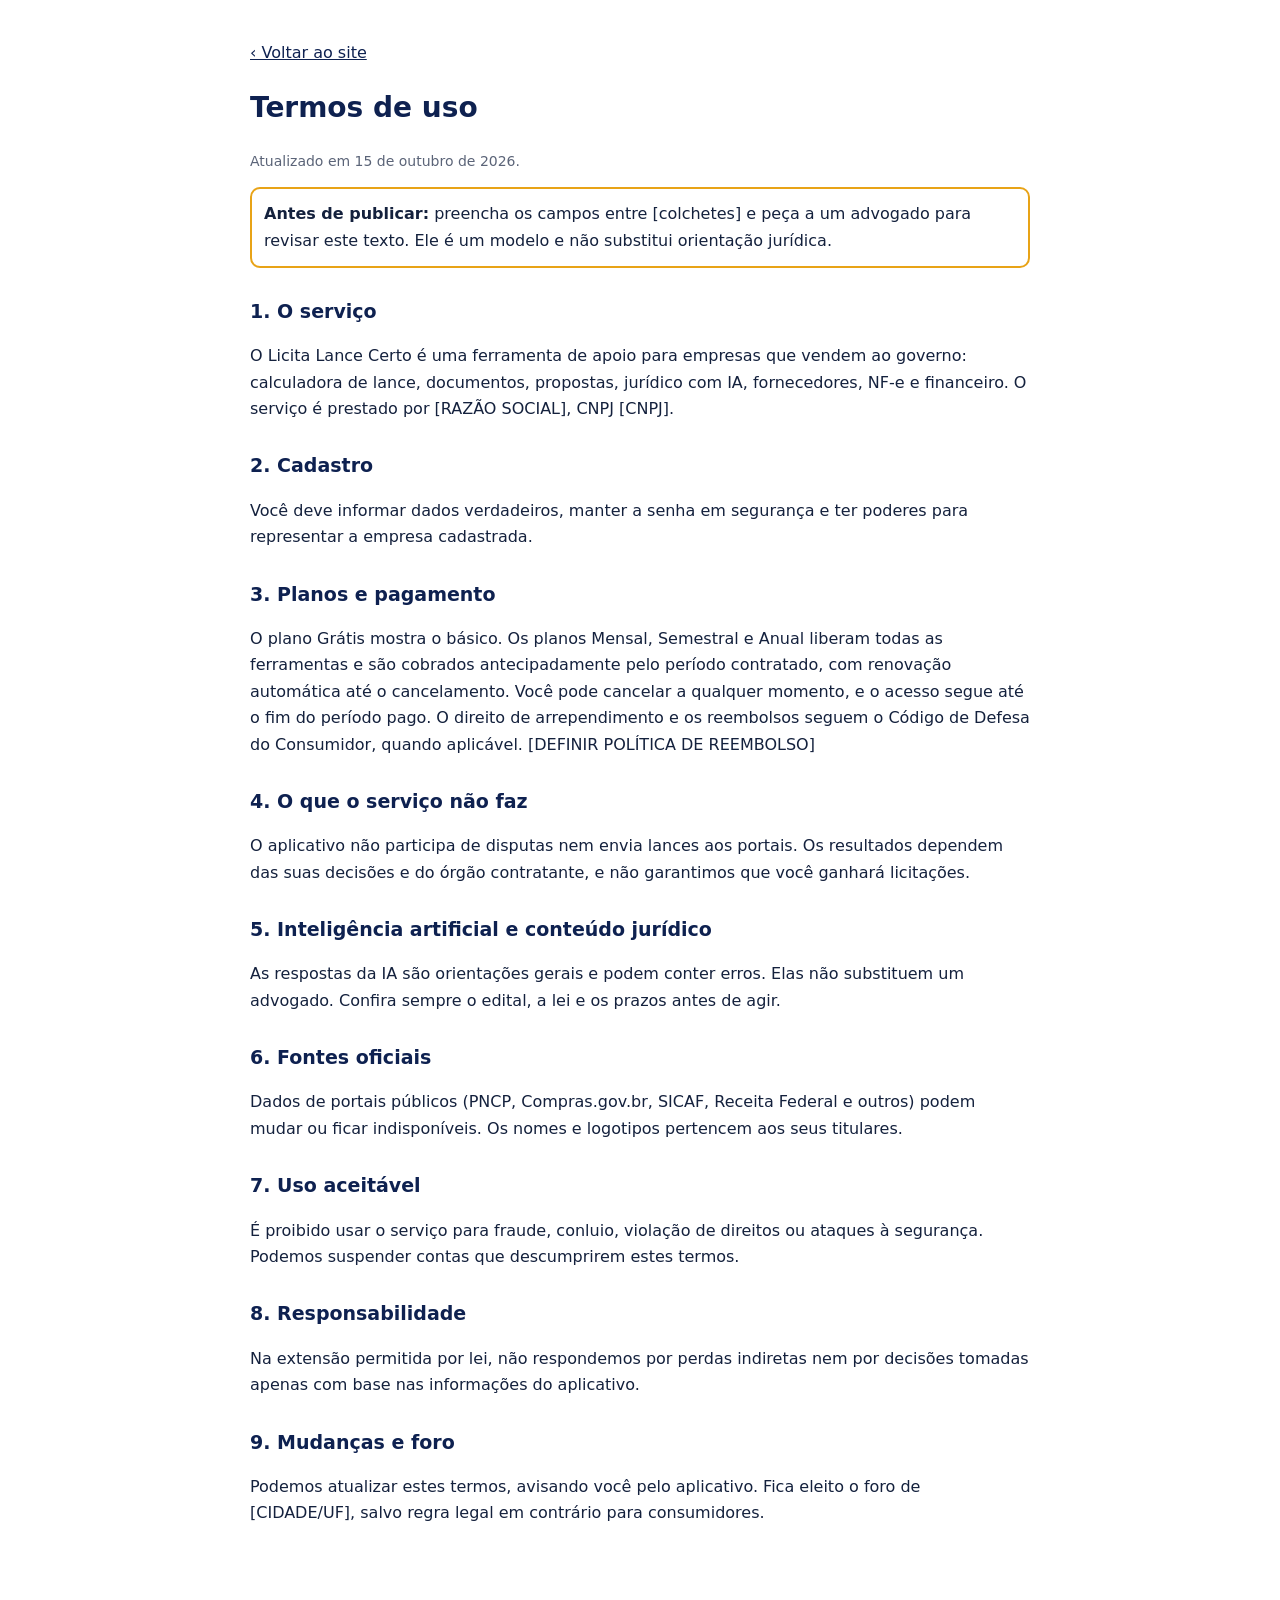
<file: public/termos.html>
<!doctype html><html lang="pt-BR"><head><meta charset="utf-8"><meta name="viewport" content="width=device-width,initial-scale=1"><title>Termos de uso | Licita Lance Certo</title><style>:root{--bg:#fff;--tx:#14213d;--mut:#5b6478;--ln:#d9deea;--ac:#0E2150}@media(prefers-color-scheme:dark){:root{--bg:#0C1F46;--tx:#eef2fb;--mut:#aab4cc;--ln:#2c3d6b;--ac:#17D6A0}}body{margin:0;background:var(--bg);color:var(--tx);font:16px/1.65 system-ui,Arial,sans-serif}main{max-width:780px;margin:0 auto;padding:24px 18px 60px}h1{color:var(--ac);font-size:28px}h2{font-size:19px;margin-top:28px;color:var(--ac)}a{color:var(--ac)}.aviso{border:2px solid #E8A317;border-radius:10px;padding:12px;margin:14px 0}.mut{color:var(--mut);font-size:14px}</style></head><body><main><p><a href="/">‹ Voltar ao site</a></p><h1>Termos de uso</h1><p class="mut">Atualizado em 15 de outubro de 2026.</p><div class="aviso"><b>Antes de publicar:</b> preencha os campos entre [colchetes] e peça a um advogado para revisar este texto. Ele é um modelo e não substitui orientação jurídica.</div><h2>1. O serviço</h2><p>O Licita Lance Certo é uma ferramenta de apoio para empresas que vendem ao governo: calculadora de lance, documentos, propostas, jurídico com IA, fornecedores, NF-e e financeiro. O serviço é prestado por [RAZÃO SOCIAL], CNPJ [CNPJ].</p>
<h2>2. Cadastro</h2><p>Você deve informar dados verdadeiros, manter a senha em segurança e ter poderes para representar a empresa cadastrada.</p>
<h2>3. Planos e pagamento</h2><p>O plano Grátis mostra o básico. Os planos Mensal, Semestral e Anual liberam todas as ferramentas e são cobrados antecipadamente pelo período contratado, com renovação automática até o cancelamento. Você pode cancelar a qualquer momento, e o acesso segue até o fim do período pago. O direito de arrependimento e os reembolsos seguem o Código de Defesa do Consumidor, quando aplicável. [DEFINIR POLÍTICA DE REEMBOLSO]</p>
<h2>4. O que o serviço não faz</h2><p>O aplicativo não participa de disputas nem envia lances aos portais. Os resultados dependem das suas decisões e do órgão contratante, e não garantimos que você ganhará licitações.</p>
<h2>5. Inteligência artificial e conteúdo jurídico</h2><p>As respostas da IA são orientações gerais e podem conter erros. Elas não substituem um advogado. Confira sempre o edital, a lei e os prazos antes de agir.</p>
<h2>6. Fontes oficiais</h2><p>Dados de portais públicos (PNCP, Compras.gov.br, SICAF, Receita Federal e outros) podem mudar ou ficar indisponíveis. Os nomes e logotipos pertencem aos seus titulares.</p>
<h2>7. Uso aceitável</h2><p>É proibido usar o serviço para fraude, conluio, violação de direitos ou ataques à segurança. Podemos suspender contas que descumprirem estes termos.</p>
<h2>8. Responsabilidade</h2><p>Na extensão permitida por lei, não respondemos por perdas indiretas nem por decisões tomadas apenas com base nas informações do aplicativo.</p>
<h2>9. Mudanças e foro</h2><p>Podemos atualizar estes termos, avisando você pelo aplicativo. Fica eleito o foro de [CIDADE/UF], salvo regra legal em contrário para consumidores.</p></main></body></html>
</file>
<file: public/css/site.css>
/* Licita Lance Certo: site de apresentação (abre pela internet). Marinho, cobalto, ciano e verde-sinal. */
:root{box-sizing:border-box;padding-top:env(safe-area-inset-top,0px);padding-bottom:env(safe-area-inset-bottom,0px);
  --bg:#F2F5F9;--sf:#FFFFFF;--ink:#0D1B36;--mut:#586579;--line:#DCE3EE;--ac:#1E4FE0;--acs:#E7EEFF;--ok:#007A57;--oks:#DCF4EA;--wn:#9A5B00;--wns:#FFF0D2;--bd:#C0322A;
  --navy:#0C1F46;--navy2:#16326F;--sig:#17D6A0;--g1:#2D5BFF;--g2:#0A72D8;--on:#fff}
@media (prefers-color-scheme:dark){:root:not([data-theme="light"]){--bg:#050B1A;--sf:#0C1730;--ink:#E8EEF9;--mut:#93A2BE;--line:#1C2B4D;--ac:#7C9DFF;--acs:#15264F;--ok:#33D6A6;--oks:#0A3A30;--wn:#F2B658;--wns:#3A2A0C;--bd:#FF8C80;--navy:#0A1836;--navy2:#133066}}
:root[data-theme="dark"]{--bg:#050B1A;--sf:#0C1730;--ink:#E8EEF9;--mut:#93A2BE;--line:#1C2B4D;--ac:#7C9DFF;--acs:#15264F;--ok:#33D6A6;--oks:#0A3A30;--wn:#F2B658;--wns:#3A2A0C;--bd:#FF8C80;--navy:#0A1836;--navy2:#133066}
html{scroll-behavior:smooth;scroll-padding-top:80px}*,*::before,*::after{box-sizing:inherit}
body{margin:0;background:var(--bg);color:var(--ink);font-family:"IBM Plex Sans",system-ui,-apple-system,"Segoe UI",Roboto,sans-serif;font-size:17px;line-height:1.6;-webkit-font-smoothing:antialiased;font-variant-numeric:tabular-nums;overflow-x:hidden}
h1,h2,h3,.sora,b{font-family:inherit}h1,h2,h3{font-family:"Sora","IBM Plex Sans",system-ui,sans-serif;letter-spacing:-.03em;margin:0}
a{color:inherit}:focus-visible{outline:3px solid var(--ac);outline-offset:3px;border-radius:8px}
.pula{position:absolute;left:-999px;top:8px;background:var(--sig);color:#05243A;padding:8px 14px;border-radius:10px;z-index:99}.pula:focus{left:8px}
.wrap{width:min(1180px,100% - 36px);margin-inline:auto}
.btn{display:inline-flex;align-items:center;justify-content:center;min-height:48px;padding:0 24px;border-radius:14px;border:1px solid transparent;background:linear-gradient(135deg,var(--g1),var(--g2));color:#fff;font:600 16px/1 "IBM Plex Sans",system-ui,sans-serif;text-decoration:none;cursor:pointer;transition:transform .15s cubic-bezier(.3,1.4,.5,1),box-shadow .2s,filter .15s;box-shadow:0 10px 26px -10px rgba(45,91,255,.75)}
.btn:hover{filter:brightness(1.08);transform:translateY(-2px)}.btn:active{transform:scale(.97)}
.btn.sig{background:var(--sig);color:#05243A;font-weight:700;box-shadow:0 10px 30px -10px rgba(23,214,160,.8)}
.btn.glass{background:rgba(255,255,255,.08);border-color:rgba(255,255,255,.34);color:#fff;box-shadow:none;backdrop-filter:blur(6px)}.btn.glass:hover{background:rgba(255,255,255,.18)}
.btn.big{min-height:56px;padding:0 30px;font-size:17px}
.btn .lg{display:none}@media (min-width:520px){.btn .lg{display:inline}.btn .sm{display:none}}
/* barra superior */
.nav{position:sticky;top:0;z-index:30;background:color-mix(in srgb,var(--navy) 90%,transparent);-webkit-backdrop-filter:blur(14px);backdrop-filter:blur(14px);border-bottom:1px solid rgba(255,255,255,.08)}
.nav .wrap{display:flex;align-items:center;justify-content:space-between;gap:14px;min-height:64px}
.brand{display:flex;align-items:center;gap:10px;color:#fff;text-decoration:none;white-space:nowrap}.brand b{font:800 19px/1 "Sora",system-ui,sans-serif;letter-spacing:-.03em}
#menu{display:none;list-style:none;margin:0;padding:0;gap:6px}
#menu a{display:block;padding:8px 12px;border-radius:999px;color:#C3CFEA;text-decoration:none;font-size:14.5px;font-weight:500;transition:background .15s,color .15s}#menu a:hover{color:#fff;background:rgba(255,255,255,.08)}#menu a.on{color:#05243A;background:var(--sig);font-weight:600}
.nav-r{display:flex;align-items:center;gap:10px}.nav .btn{min-height:42px;padding:0 16px;font-size:15px;white-space:nowrap}
.tema{width:42px;height:42px;border-radius:12px;border:1px solid rgba(255,255,255,.2);background:rgba(255,255,255,.06);color:#fff;cursor:pointer;display:grid;place-items:center;transition:transform .15s}.tema:hover{background:rgba(255,255,255,.14)}.tema:active{transform:scale(.92)}.tema svg{width:20px;height:20px}
.prog{height:3px;background:linear-gradient(90deg,var(--g1),var(--sig));width:0;transition:width .1s linear}
@media (min-width:980px){#menu{display:flex}}
/* herói */
.hero{position:relative;overflow:hidden;color:#fff;padding:56px 0 78px;background:radial-gradient(90% 70% at 90% 0%,rgba(23,214,160,.3),transparent 58%),radial-gradient(70% 60% at 0% 100%,rgba(15,163,255,.25),transparent 60%),linear-gradient(160deg,var(--navy) 0%,var(--navy2) 100%)}
.radar{position:absolute;right:-220px;top:-230px;width:820px;height:820px;pointer-events:none;color:rgba(255,255,255,.14)}
.radar i{position:absolute;border-radius:50%}.r1{inset:30%;border:1px solid currentColor}.r2{inset:15%;border:1px solid currentColor}.r3{inset:0;border:1px solid currentColor}
.radar .sw{inset:0;background:conic-gradient(from 0deg,rgba(23,214,160,0) 0deg,rgba(23,214,160,.34) 60deg,rgba(23,214,160,0) 62deg);animation:spin 7s linear infinite;-webkit-mask:radial-gradient(circle,#000 62%,transparent 71%);mask:radial-gradient(circle,#000 62%,transparent 71%)}
.radar .b{width:11px;height:11px;margin:-5px;background:var(--sig);box-shadow:0 0 0 0 rgba(23,214,160,.7);animation:blip 2.4s ease-out infinite}
.b1{left:62%;top:30%}.b2{left:40%;top:36%;animation-delay:.6s!important}.b3{left:70%;top:58%;animation-delay:1.2s!important}.b4{left:48%;top:66%;animation-delay:1.8s!important}.b5{left:30%;top:50%;animation-delay:.3s!important}
@keyframes spin{to{transform:rotate(360deg)}}@keyframes blip{0%{box-shadow:0 0 0 0 rgba(23,214,160,.75)}100%{box-shadow:0 0 0 22px rgba(23,214,160,0)}}
.hero-g{position:relative;display:grid;gap:40px;align-items:center}
.selo{display:inline-flex;align-items:center;gap:9px;margin:0 0 18px;padding:7px 14px;border-radius:999px;background:rgba(255,255,255,.08);border:1px solid rgba(255,255,255,.16);font-size:14px;color:#D9E3F8}.selo i{width:9px;height:9px;border-radius:50%;background:var(--sig);box-shadow:0 0 0 0 rgba(23,214,160,.7);animation:blip 2.2s ease-out infinite}
.hero h1{font-size:clamp(36px,7vw,68px);font-weight:800;line-height:1.03;max-width:16ch}
.gt{background:linear-gradient(100deg,#6FE8C8,#5BC8FF 55%,#9DB4FF);-webkit-background-clip:text;background-clip:text;color:transparent}
.lead{margin:20px 0 28px;font-size:clamp(17px,2vw,20px);color:#C9D5F0;max-width:54ch}
.cta{display:flex;flex-wrap:wrap;gap:12px}
.chips-h{list-style:none;margin:22px 0 0;padding:0;display:flex;flex-wrap:wrap;gap:8px}.chips-h li{padding:6px 13px;border-radius:999px;background:rgba(255,255,255,.07);border:1px solid rgba(255,255,255,.14);font-size:13.5px;color:#C9D5F0}
@media (min-width:980px){.hero{padding:84px 0 100px}.hero-g{grid-template-columns:1.05fr .95fr;gap:54px}}
/* simulador */
.sim,.ant,.scorebox,.chat{background:var(--sf);color:var(--ink);border:1px solid var(--line);border-radius:24px;padding:20px 22px;box-shadow:0 30px 70px -30px rgba(2,8,24,.55)}
.sim-h{display:flex;justify-content:space-between;align-items:center;gap:10px;margin-bottom:6px}.sim-h b,.chat-h b{font:700 16px/1.2 "Sora",system-ui,sans-serif;letter-spacing:-.02em}
.tag-ex{padding:3px 11px;border-radius:999px;background:var(--acs);color:var(--ac);font-size:12.5px;font-weight:600;white-space:nowrap}
.gauge{text-align:center}.gauge svg{width:100%;max-width:280px;height:auto;display:block;margin:0 auto}
.gz{fill:none;stroke-width:15}.gz.bd{stroke:var(--bd)}.gz.wn{stroke:#F2A93B}.gz.ok{stroke:var(--ok)}
.needle{transform-origin:110px 112px;transition:transform .7s cubic-bezier(.2,1.25,.35,1)}.needle line{stroke:var(--ink);stroke-width:3.4;stroke-linecap:round}.needle circle{fill:var(--ink)}
.gl{margin-top:-4px}.gl b{font:800 32px/1.1 "Sora",system-ui,sans-serif;letter-spacing:-.03em;display:block}.gl b.ok{color:var(--ok)}.gl b.wn{color:var(--wn)}.gl b.bd{color:var(--bd)}.gl span{font-size:13.5px;color:var(--mut)}
.sl{margin:11px 0}.sl label{display:flex;justify-content:space-between;font-size:14px;color:var(--mut);margin-bottom:2px}.sl output{color:var(--ink);font-weight:600}
input[type=range]{width:100%;height:30px;accent-color:var(--ac);background:transparent;cursor:pointer}
.sim-r,.ant-r{display:grid;grid-template-columns:1fr 1fr;gap:10px;margin-top:12px}.sim-r>div,.ant-r>div{background:color-mix(in srgb,var(--bg) 70%,var(--sf));border:1px solid var(--line);border-radius:14px;padding:10px 12px}
.sim-r small,.ant-r small{display:block;color:var(--mut);font-size:12.5px}.sim-r b,.ant-r b{font:700 19px/1.2 "Sora",system-ui,sans-serif;letter-spacing:-.02em}
.nota{margin:10px 0 0;font-size:13px;color:var(--mut)}
/* faixa de fontes */
.fontes{background:var(--sf);border-block:1px solid var(--line);overflow:hidden}.marq{overflow:hidden;padding:18px 0;-webkit-mask:linear-gradient(90deg,transparent,#000 8%,#000 92%,transparent);mask:linear-gradient(90deg,transparent,#000 8%,#000 92%,transparent)}
.trk{display:flex;gap:34px;width:max-content;animation:marq 38s linear infinite}.marq:hover .trk{animation-play-state:paused}.trk span{font:600 15px/1 "Sora",system-ui,sans-serif;color:var(--mut);white-space:nowrap;letter-spacing:-.01em}
@keyframes marq{to{transform:translateX(-50%)}}
/* seções */
.sec{padding:76px 0}.sec.alt{background:var(--sf);border-block:1px solid var(--line)}
.sec h2{font-size:clamp(28px,4.2vw,44px);font-weight:700;line-height:1.1;max-width:20ch}.sec-h p,.lead2{margin:14px 0 0;color:var(--mut);max-width:58ch;font-size:18px}
.g2{display:grid;gap:34px;align-items:center}@media (min-width:980px){.g2{grid-template-columns:1fr 1fr;gap:56px}}
/* passo a passo */
.step{display:flex;gap:8px;margin:34px 0 14px;overflow-x:auto;padding-bottom:6px;scrollbar-width:thin}
.step button{flex:none;display:flex;align-items:center;gap:9px;padding:10px 16px 10px 10px;border-radius:999px;border:1px solid var(--line);background:var(--sf);color:var(--ink);font:600 14.5px/1 "IBM Plex Sans",system-ui,sans-serif;cursor:pointer;transition:all .2s}
.step button i{display:grid;place-items:center;width:26px;height:26px;border-radius:50%;background:var(--acs);color:var(--ac);font:700 13px/1 "Sora",system-ui,sans-serif;font-style:normal;transition:all .2s}
.step button:hover{border-color:var(--ac)}.step button[aria-selected=true]{background:var(--navy);color:#fff;border-color:var(--navy);transform:translateY(-2px);box-shadow:0 10px 24px -12px rgba(12,31,70,.8)}.step button[aria-selected=true] i{background:var(--sig);color:#05243A}
:root[data-theme="dark"] .step button[aria-selected=true]{background:var(--acs);color:var(--ac);border-color:var(--ac)}
@media (prefers-color-scheme:dark){:root:not([data-theme="light"]) .step button[aria-selected=true]{background:var(--acs);color:var(--ac);border-color:var(--ac)}}
.step-p{background:var(--sf);border:1px solid var(--line);border-radius:24px;overflow:hidden}.sec.alt .step-p{background:var(--bg)}
.step-bar{height:4px;background:var(--line)}.step-bar i{display:block;height:100%;width:0;background:linear-gradient(90deg,var(--g1),var(--sig))}
.step-body{display:flex;gap:22px;padding:26px;align-items:flex-start;flex-wrap:wrap}.step-ic{flex:none;width:84px;height:84px;border-radius:22px;display:grid;place-items:center;background:linear-gradient(135deg,var(--g1),var(--g2));color:#fff;box-shadow:0 14px 30px -14px rgba(45,91,255,.8)}.step-ic svg{width:42px;height:42px}
.step-body h3{font-size:24px;margin-bottom:6px}.step-body p{margin:0;color:var(--mut);max-width:62ch}.step-x{margin-top:10px!important;color:var(--ink)!important;font-weight:500}
/* score */
.legenda{list-style:none;padding:0;margin:20px 0 0;display:grid;gap:8px;grid-template-columns:1fr 1fr}.legenda li{font-size:14.5px;color:var(--mut)}.legenda b{display:inline-grid;place-items:center;min-width:30px;height:24px;margin-right:8px;border-radius:8px;background:var(--acs);color:var(--ac);font:700 13px/1 "Sora",system-ui,sans-serif}
.scorebox{display:grid;gap:14px}.donut{width:168px;height:168px;margin:0 auto;border-radius:50%;display:grid;place-items:center;background:conic-gradient(var(--c,var(--ok)) calc(var(--p,0)*1%),var(--line) 0);transition:background .4s;-webkit-mask:radial-gradient(circle,transparent 58px,#000 59px);mask:radial-gradient(circle,transparent 58px,#000 59px)}
.donut-w{position:relative;width:168px;margin:0 auto}
.donut>div{display:none}
.dn-t{position:absolute;inset:0;display:grid;place-items:center;text-align:center;pointer-events:none}.dn-t b{display:block;font:800 44px/1 "Sora",system-ui,sans-serif;letter-spacing:-.04em}.dn-t span{font-size:13.5px;color:var(--mut)}
.sc-sl .sl{margin:6px 0}.sc-sl output{min-width:34px;text-align:right}
.sc-tg{display:flex;flex-wrap:wrap;gap:8px 18px;font-size:14px;color:var(--mut)}.sc-tg label{display:flex;gap:8px;align-items:center;cursor:pointer}.sc-tg input{width:18px;height:18px;accent-color:var(--ac)}
/* abas de recursos */
.tabs{display:flex;gap:8px;margin:34px 0 16px;overflow-x:auto;padding-bottom:6px}.tabs button{flex:none;padding:11px 18px;border-radius:14px;border:1px solid var(--line);background:var(--sf);color:var(--ink);font:600 15px/1 "IBM Plex Sans",system-ui,sans-serif;cursor:pointer;transition:all .18s}
.tabs button:hover{border-color:var(--ac)}.tabs button[aria-selected=true]{background:linear-gradient(135deg,var(--g1),var(--g2));color:#fff;border-color:transparent;box-shadow:0 12px 26px -12px rgba(45,91,255,.8);transform:translateY(-2px)}
.tab-p{display:grid;gap:26px;background:var(--sf);border:1px solid var(--line);border-radius:26px;padding:26px;animation:rise .4s both}@media (min-width:860px){.tab-p{grid-template-columns:1fr 1fr;align-items:center;padding:34px}}
.tab-p h3{font-size:26px;margin-bottom:8px}.tab-p p{color:var(--mut);margin:0 0 12px}.tab-p ul{margin:0;padding-left:20px;display:grid;gap:7px;color:var(--ink)}
.mock{background:var(--bg);border:1px solid var(--line);border-radius:20px;padding:14px;display:grid;gap:9px}.mrow{display:flex;justify-content:space-between;align-items:center;gap:10px;background:var(--sf);border:1px solid var(--line);border-radius:12px;padding:10px 12px;font-size:14px}.mrow b{font:700 14px/1.2 "Sora",system-ui,sans-serif}.mrow small{color:var(--mut)}
.pill{display:inline-block;padding:2px 10px;border-radius:999px;background:var(--acs);color:var(--ac);font-size:12.5px;font-weight:600;white-space:nowrap}.pill.ok{background:var(--oks);color:var(--ok)}.pill.wn{background:var(--wns);color:var(--wn)}
.mbar{height:9px;border-radius:99px;background:var(--line);overflow:hidden}.mbar i{display:block;height:100%;background:linear-gradient(90deg,var(--g1),var(--sig));border-radius:99px;animation:grow 1s both}@keyframes grow{from{width:0}}
@keyframes rise{from{opacity:0;transform:translateY(16px)}to{opacity:1;transform:none}}
/* IA */
.sete{display:grid;gap:8px;margin-top:20px}.sete div{display:flex;gap:10px;align-items:center;padding:10px 14px;border-radius:12px;background:var(--bg);border:1px solid var(--line);font-size:15px}.sete i{width:8px;height:8px;border-radius:50%;background:var(--sig);flex:none}
.chat{padding:0;overflow:hidden}.chat-h{display:flex;justify-content:space-between;align-items:center;padding:14px 18px;border-bottom:1px solid var(--line)}
.chat-m{display:grid;gap:10px;padding:16px 18px;min-height:230px;align-content:start}.bub{max-width:90%;padding:10px 14px;border-radius:16px;font-size:15px;line-height:1.5}.bub.me{background:linear-gradient(135deg,var(--g1),var(--g2));color:#fff;margin-left:auto}.bub.bot{background:var(--bg);border:1px solid var(--line)}.bub .ref{display:inline-block;margin-top:4px;padding:1px 9px;border-radius:999px;background:var(--acs);color:var(--ac);font-size:12.5px;font-weight:600}
.caret::after{content:"";display:inline-block;width:7px;height:15px;margin-left:2px;background:var(--ac);vertical-align:-2px;animation:pisca .8s steps(1) infinite}@keyframes pisca{50%{opacity:0}}
.chat-q{display:flex;flex-wrap:wrap;gap:8px;padding:12px 18px 18px}.chat-q button{padding:9px 14px;border-radius:999px;border:1px solid var(--line);background:var(--sf);color:var(--ink);font:500 14px/1 "IBM Plex Sans",system-ui,sans-serif;cursor:pointer;transition:all .15s}.chat-q button:hover{border-color:var(--ac);color:var(--ac);transform:translateY(-1px)}
/* financeiro */
.fin{background:linear-gradient(160deg,var(--navy),var(--navy2));color:#fff}.fin h2{color:#fff}.fin .lead2{color:#C3D0EC}
.fcards{display:grid;gap:10px;margin-top:22px;grid-template-columns:1fr 1fr}.fcards div{padding:14px;border-radius:16px;background:rgba(255,255,255,.07);border:1px solid rgba(255,255,255,.15);transition:transform .2s,background .2s}.fcards div:hover{transform:translateY(-3px);background:rgba(255,255,255,.12)}.fcards b{display:block;font:700 15.5px/1.2 "Sora",system-ui,sans-serif;margin-bottom:4px}.fcards span{font-size:13.5px;color:#C3D0EC}
.aviso{margin:18px 0 0;padding:14px 16px;border-radius:14px;background:rgba(255,255,255,.08);color:#D8E2F7;font-size:15px}
.fin .ant{box-shadow:0 30px 70px -30px rgba(0,0,0,.6)}
/* limites e dúvidas */
.sec-h h2{max-width:24ch}.tr{display:grid;gap:16px;margin-top:34px}@media (min-width:760px){.tr{grid-template-columns:1fr 1fr}}
.tr>div{border-radius:22px;padding:26px;border:1px solid var(--line);background:var(--sf)}.tr .no{border-color:color-mix(in srgb,var(--wn) 45%,var(--line))}.tr h3{font-size:21px;margin-bottom:12px}.tr ul{margin:0;padding-left:20px;display:grid;gap:8px;color:var(--mut)}
.faq-w{max-width:820px}.faq{display:grid;gap:10px;margin-top:26px}.faq details{border:1px solid var(--line);border-radius:16px;background:var(--bg);transition:border-color .2s,box-shadow .2s}.faq details[open]{border-color:var(--ac);box-shadow:0 14px 30px -20px rgba(45,91,255,.7)}
.faq summary{cursor:pointer;padding:16px 20px;font:600 16.5px/1.35 "Sora",system-ui,sans-serif;letter-spacing:-.01em;list-style:none;display:flex;justify-content:space-between;gap:12px}.faq summary::-webkit-details-marker{display:none}.faq summary::after{content:"+";font-size:22px;line-height:1;color:var(--ac);transition:transform .25s}.faq details[open] summary::after{transform:rotate(45deg)}.faq p{margin:0;padding:0 20px 18px;color:var(--mut)}
.final{background:linear-gradient(135deg,var(--g1),#0A1D5C 70%);color:#fff;text-align:left;position:relative;overflow:hidden}.final::before{content:"";position:absolute;right:-120px;top:-120px;width:420px;height:420px;border-radius:50%;background:radial-gradient(circle,rgba(23,214,160,.4),transparent 65%)}
.final .wrap{position:relative}.final h2{color:#fff;max-width:20ch}.final p{margin:14px 0 26px;color:#D5E0FA;max-width:56ch;font-size:18px}
footer{padding:32px 0 44px;background:var(--navy);color:#9FB0D4;font-size:14px}footer .wrap{display:grid;gap:12px}footer b{color:#fff}
/* revelar ao rolar */
.rv{opacity:0;transform:translateY(22px);transition:opacity .7s cubic-bezier(.2,.8,.2,1),transform .7s cubic-bezier(.2,.8,.2,1)}.rv.in{opacity:1;transform:none}
.sem-js .rv{opacity:1;transform:none}
@media (prefers-reduced-motion:reduce){html{scroll-behavior:auto}.rv{opacity:1;transform:none;transition:none}.radar .sw,.radar .b,.selo i,.trk,.caret::after,.mbar i,.tab-p{animation:none!important}.needle{transition:none}}
@media (max-width:430px){.nav .wrap{gap:8px;width:calc(100% - 24px)}.brand{gap:8px}.brand img{width:30px;height:30px}.brand b{font-size:16.5px}.nav-r{gap:8px}.nav .btn{padding:0 12px;font-size:14px;min-height:40px}.tema{width:38px;height:38px;border-radius:11px}}
@media (max-width:760px){.radar{opacity:.5}.radar .b{width:8px;height:8px;margin:-4px}}

.brand b em,.fn-brand em{font-style:normal;font-weight:500;opacity:.8}

/* motor, agenda, exterior, instalação */
.mt{background:var(--sf);border:1px solid var(--line);border-radius:24px;padding:20px 22px;box-shadow:0 30px 70px -40px rgba(2,8,24,.5)}
.mt-q{display:flex;align-items:center;gap:10px;margin:14px 0 8px}.mt-q:first-child{margin-top:0}.mt-q i{display:grid;place-items:center;width:28px;height:28px;border-radius:50%;background:linear-gradient(135deg,var(--g1),var(--g2));color:#fff;font:700 14px/1 "Sora",system-ui,sans-serif;font-style:normal}.mt-q b{font:700 17px/1.2 "Sora",system-ui,sans-serif;letter-spacing:-.02em}
.chp{display:flex;flex-wrap:wrap;gap:8px}.chp button{padding:9px 15px;border-radius:999px;border:1px solid var(--line);background:var(--bg);color:var(--ink);font:500 14.5px/1 "IBM Plex Sans",system-ui,sans-serif;cursor:pointer;transition:all .15s}.chp button:hover{border-color:var(--ac)}.chp button.on{background:linear-gradient(135deg,var(--g1),var(--g2));color:#fff;border-color:transparent;box-shadow:0 8px 18px -10px rgba(45,91,255,.8)}
.mt-r{margin-top:16px;display:grid;gap:8px}.res{display:flex;justify-content:space-between;align-items:center;gap:10px;background:var(--bg);border:1px solid var(--line);border-radius:14px;padding:11px 14px;animation:rise .4s both}.res b{font:700 15.5px/1.2 "Sora",system-ui,sans-serif}.res small{display:block;color:var(--mut);font-size:13px}.res .pill{flex:none}
.res-n{padding:12px;text-align:center;color:var(--mut);font-size:14.5px}
.funil{display:flex;flex-wrap:wrap;gap:8px;margin:0 0 16px}.funil span{padding:8px 14px;border-radius:999px;border:1px solid var(--line);background:var(--sf);font-size:14px;font-weight:600;color:var(--mut);transition:all .35s}.funil span.on{background:var(--navy);color:#fff;border-color:var(--navy);transform:translateY(-2px);box-shadow:0 10px 22px -12px rgba(12,31,70,.8)}.funil span.ok{background:var(--oks);color:var(--ok);border-color:transparent}
.modo{display:flex;flex-wrap:wrap;align-items:center;gap:8px;margin:18px 0 6px}.modo span{width:100%;font-size:14px;color:var(--mut)}.modo button{padding:10px 16px;border-radius:12px;border:1px solid var(--line);background:var(--sf);color:var(--ink);font:600 14.5px/1 "IBM Plex Sans",system-ui,sans-serif;cursor:pointer;transition:all .2s}.modo button.on{background:linear-gradient(135deg,var(--g1),var(--g2));color:#fff;border-color:transparent}
.ev-d{position:relative;background:var(--sf);border:1px solid var(--line);border-left:5px solid var(--ac);border-radius:22px;padding:18px 20px;box-shadow:0 30px 70px -40px rgba(2,8,24,.5);transition:border-color .3s,box-shadow .3s}
.ev-dh{display:flex;justify-content:space-between;align-items:center;gap:10px}.ev-dk{font-size:12.5px;font-weight:700;letter-spacing:.05em;text-transform:uppercase;color:var(--wn)}.ev-dc{font:800 34px/1 "Sora",system-ui,sans-serif;letter-spacing:-.03em;font-variant-numeric:tabular-nums;transition:color .3s}.ev-dc i{font-style:normal;display:inline-block;animation:sd .3s ease-out}
@keyframes sd{from{opacity:.35;transform:translateY(-3px)}to{opacity:1;transform:none}}
.ev-dn{font-weight:600;margin:8px 0 2px;font-size:17px}.ev-dm{font-size:14px;color:var(--mut)}.ev-de{display:flex;flex-wrap:wrap;gap:6px 14px;margin:12px 0 14px;font-size:13.5px;color:var(--mut)}
.bars-d{display:flex;align-items:flex-end;gap:6px;height:64px;margin:0 0 14px}.bars-d i{flex:1;border-radius:6px 6px 2px 2px;background:linear-gradient(180deg,var(--g2),var(--g1));height:var(--h,6%);transition:height .6s cubic-bezier(.2,.8,.2,1)}
.ev-d.urg{border-left-color:#F2A93B;animation:glowW 2.2s ease-in-out infinite}.ev-d.crit{border-left-color:var(--bd);animation:glowB 1s ease-in-out infinite}.ev-d.crit .ev-dc{color:var(--bd)}
@keyframes glowW{0%,100%{box-shadow:0 0 0 0 rgba(242,169,59,0)}50%{box-shadow:0 0 0 6px rgba(242,169,59,.2)}}@keyframes glowB{0%,100%{box-shadow:0 0 0 0 rgba(192,50,42,0)}50%{box-shadow:0 0 0 8px rgba(192,50,42,.22)}}
.alerta{margin-top:14px;padding:14px;border-radius:16px;background:var(--navy);color:#fff;text-align:center;animation:rise .3s both}.alerta b{display:block;font-size:14px;opacity:.85}.alerta .lance{display:block;font:800 36px/1.2 "Sora",system-ui,sans-serif;letter-spacing:-.03em;color:var(--sig)}.alerta small{display:block;opacity:.85}
.okc-d{margin-top:14px;display:flex;align-items:center;gap:10px;justify-content:center;padding:10px;border-radius:999px;background:var(--navy);color:#fff;font-weight:600;animation:rise .3s both}.okc-d svg{width:26px;height:26px}.okc-d circle{fill:none;stroke:var(--sig);stroke-width:3;stroke-dasharray:145;stroke-dashoffset:145;animation:dash .5s ease-out forwards}.okc-d path{fill:none;stroke:var(--sig);stroke-width:4;stroke-linecap:round;stroke-linejoin:round;stroke-dasharray:40;stroke-dashoffset:40;animation:dash .35s .3s ease-out forwards}@keyframes dash{to{stroke-dashoffset:0}}
[hidden]{display:none!important}
.relogios{display:grid;grid-template-columns:1fr 1fr;gap:10px;margin-top:18px}.relogios>div{background:var(--bg);border:1px solid var(--line);border-radius:16px;padding:12px 14px}.relogios small{display:block;color:var(--mut);font-size:13px}.relogios b{font:800 32px/1.1 "Sora",system-ui,sans-serif;letter-spacing:-.03em;font-variant-numeric:tabular-nums}
.aviso2{margin:16px 0 0;padding:12px 14px;border-radius:14px;background:var(--wns);color:var(--wn);font-size:14.5px}
.check{list-style:none;margin:0;padding:0;display:grid;gap:8px}.check li{display:flex;gap:12px;align-items:flex-start;background:var(--bg);border:1px solid var(--line);border-radius:14px;padding:12px 14px;transition:transform .2s,border-color .2s}.check li:hover{transform:translateY(-2px);border-color:var(--ac)}.check i{flex:none;width:22px;height:22px;border-radius:7px;background:var(--oks);color:var(--ok);display:grid;place-items:center;font-style:normal;font-weight:800;font-size:14px}.check b{display:block;font-size:15.5px}.check small{color:var(--mut);font-size:13.5px}
.inst3{display:grid;gap:14px;margin-top:30px}@media (min-width:860px){.inst3{grid-template-columns:repeat(3,1fr)}}
.inst3>div{background:var(--sf);border:1px solid var(--line);border-radius:22px;padding:24px;display:flex;flex-direction:column;gap:12px;transition:transform .2s,box-shadow .2s}.inst3>div:hover{transform:translateY(-3px);box-shadow:0 20px 40px -26px rgba(45,91,255,.55)}.inst3 h3{font-size:21px}.inst3 p{margin:0;color:var(--mut)}
.lojas{display:flex;flex-wrap:wrap;gap:8px;align-items:center}.lojas span{padding:9px 14px;border-radius:12px;background:var(--bg);border:1px dashed var(--line);font-weight:600;color:var(--mut);font-size:14px}.lojas em{font-style:normal;font-size:13px;color:var(--mut)}
.sec.alt+.sec.alt{border-top:0}
@media (prefers-reduced-motion:reduce){.ev-d.urg,.ev-d.crit,.alerta,.okc-d,.okc-d circle,.okc-d path,.res,.ev-dc i{animation:none!important}.okc-d circle,.okc-d path{stroke-dashoffset:0}}

/* marca: logo + nome em duas linhas */
.wm{display:inline-flex;flex-direction:column;gap:3px;line-height:1;white-space:nowrap}
.wm small{font:600 9.5px/1 "IBM Plex Sans",system-ui,sans-serif;letter-spacing:.36em;text-transform:uppercase;opacity:.72}
.wm b{font:800 19px/1.02 "Sora",system-ui,sans-serif;letter-spacing:-.04em}
.fn-logo{height:46px;width:auto;margin-bottom:6px}
@media (max-width:430px){.wm b{font-size:16.5px}.wm small{font-size:8.5px}}

/* selos de instituições */
.pl{display:inline-flex;align-items:center;gap:10px;vertical-align:middle}.pl b{font:700 15px/1.2 "Sora",system-ui,sans-serif;letter-spacing:-.02em;color:inherit}
.pl-lg{position:relative;flex:none;width:36px;height:36px;border-radius:11px;overflow:hidden;background:#fff;border:1px solid var(--line);box-shadow:0 1px 2px rgba(12,31,70,.08)}
.pl-m{position:absolute;inset:0;display:grid;place-items:center;font:800 12px/1 "Sora",system-ui,sans-serif;letter-spacing:-.02em;color:#fff;background:var(--c);font-style:normal}
.pl-img{position:absolute;inset:0;width:100%;height:100%;object-fit:contain;background:#fff;padding:3px}
.trk{gap:42px}.trk>span{display:inline-flex;align-items:center}.trk .pl b{color:var(--mut);font-weight:600;white-space:nowrap}
.fcards .plh{display:block;margin-bottom:10px}.fcards .pl b{color:#fff}.fcards .pl-lg{border-color:rgba(255,255,255,.25)}

/* logo animado: o L se desenha, o selo aparece e o visto se traça */
.lg-anim .lg-l{stroke-dasharray:1;stroke-dashoffset:1;animation:lgd .75s .15s cubic-bezier(.4,0,.2,1) forwards}
.lg-anim .lg-b{transform-box:fill-box;transform-origin:center;animation:lgp .55s .7s cubic-bezier(.3,1.6,.5,1) both}
.lg-anim .lg-c{stroke-dasharray:1;stroke-dashoffset:1;animation:lgd .4s 1s ease-out forwards}
@keyframes lgd{to{stroke-dashoffset:0}}@keyframes lgp{from{transform:scale(0)}to{transform:scale(1)}}
.btn{position:relative;overflow:hidden}.btn::after{content:"";position:absolute;inset:0;background:linear-gradient(100deg,transparent 35%,rgba(255,255,255,.28) 50%,transparent 65%);transform:translateX(-120%);pointer-events:none}.btn:hover::after{transform:translateX(120%);transition:transform .7s ease}
@media (prefers-reduced-motion:reduce){.lg-anim .lg-l,.lg-anim .lg-c{animation:none;stroke-dashoffset:0}.lg-anim .lg-b{animation:none}.btn:hover::after{transition:none}}

.fn-brand{display:inline-flex;align-items:center;gap:12px;color:#fff}.fn-brand .wm small{color:#9FB0D4}
.stats{background:var(--sf);border-bottom:1px solid var(--line)}.stats .wrap{display:grid;grid-template-columns:repeat(2,1fr);gap:18px;padding:34px 0}@media (min-width:860px){.stats .wrap{grid-template-columns:repeat(4,1fr)}}
.st b{display:block;font:800 clamp(34px,5vw,52px)/1 "Sora",system-ui,sans-serif;letter-spacing:-.04em;background:linear-gradient(100deg,var(--g1),var(--g3));-webkit-background-clip:text;background-clip:text;color:transparent;font-variant-numeric:tabular-nums}.st span{display:block;margin-top:6px;color:var(--mut);font-size:14.5px;max-width:24ch}
.hero h1 .w{display:inline-block;opacity:0;transform:translateY(14px);animation:wrd .6s cubic-bezier(.2,.8,.2,1) forwards}@keyframes wrd{to{opacity:1;transform:none}}
.sec h2::after{content:"";display:block;width:0;height:4px;border-radius:4px;margin-top:12px;background:linear-gradient(90deg,var(--g1),var(--g3));transition:width .8s .2s cubic-bezier(.2,.8,.2,1)}.rv.in h2::after,.sec-h.in h2::after{width:56px}
.sp-card{position:relative;overflow:hidden}.sp-card::before{content:"";position:absolute;inset:0;pointer-events:none;background:radial-gradient(260px circle at var(--mx,50%) var(--my,0%),rgba(45,91,255,.14),transparent 60%);opacity:0;transition:opacity .25s}.sp-card:hover::before{opacity:1}
@media (prefers-reduced-motion:reduce){.hero h1 .w{opacity:1;transform:none;animation:none}.sec h2::after{width:56px;transition:none}.sp-card::before{display:none}}

/* empresas privadas */
.pv-g{display:grid;gap:14px;margin-top:18px}@media (min-width:760px){.pv-g{grid-template-columns:repeat(2,1fr)}}@media (min-width:1100px){.pv-g{grid-template-columns:repeat(3,1fr)}}
.pvc{background:var(--sf);border:1px solid var(--line);border-radius:20px;padding:18px;display:flex;flex-direction:column;gap:10px;animation:rise .4s both;transition:transform .2s,box-shadow .2s}.pvc:hover{transform:translateY(-3px);box-shadow:0 20px 40px -28px rgba(45,91,255,.55)}.pvc .top{display:flex;justify-content:space-between;align-items:center;gap:8px;flex-wrap:wrap}.pvc p{margin:0;color:var(--mut);font-size:14.5px;flex:1}.pvc .btn{min-height:42px;font-size:14.5px}
.h3b{font-size:clamp(22px,3vw,30px);font-weight:700}.sec .chp{margin-top:20px}

/* idioma, entrar pelo navegador, enviar o link */
.lang{position:relative}.lang>button{display:flex;align-items:center;gap:6px;height:42px;padding:0 12px;border-radius:12px;border:1px solid rgba(255,255,255,.2);background:rgba(255,255,255,.06);color:#fff;cursor:pointer;font:600 13.5px/1 "IBM Plex Sans",system-ui,sans-serif;transition:background .15s}.lang>button:hover{background:rgba(255,255,255,.14)}
.lang ul{position:absolute;right:0;top:calc(100% + 8px);min-width:150px;margin:0;padding:6px;list-style:none;background:var(--sf);color:var(--ink);border:1px solid var(--line);border-radius:14px;box-shadow:0 24px 50px -20px rgba(2,8,24,.6);z-index:40;animation:rise .18s both}
.lang li button{display:flex;justify-content:space-between;align-items:center;width:100%;min-height:42px;padding:0 12px;border:0;border-radius:10px;background:transparent;color:inherit;font:500 15px/1 "IBM Plex Sans",system-ui,sans-serif;cursor:pointer;text-align:left}.lang li button:hover,.lang li button:focus-visible{background:var(--acs)}.lang li button[aria-checked=true]{font-weight:700;color:var(--ac)}.lang li button[aria-checked=true]::after{content:"\2713"}
.cta-n{margin:14px 0 0;font-size:14px;color:#AFC0E4}
.inst3>div.sug{border-color:var(--ac);box-shadow:0 18px 40px -26px rgba(45,91,255,.7)}.inst3>div.sug h3::after{content:"Para o seu aparelho";margin-left:10px;padding:2px 9px;border-radius:99px;background:var(--acs);color:var(--ac);font:600 11.5px/1 "IBM Plex Sans",system-ui,sans-serif;vertical-align:middle}
@media (min-width:860px){.inst3{grid-template-columns:repeat(2,1fr)}}@media (min-width:1180px){.inst3{grid-template-columns:repeat(4,1fr)}}
.enviar{display:flex;flex-wrap:wrap;align-items:center;gap:10px 16px;margin-top:22px;padding:16px 20px;background:var(--sf);border:1px solid var(--line);border-radius:18px}.enviar b{font:700 16px/1.2 "Sora",system-ui,sans-serif}.enviar span{color:var(--mut)}.env-b{display:flex;flex-wrap:wrap;gap:8px}
.env-b>*{display:inline-flex;align-items:center;min-height:42px;padding:0 16px;border-radius:12px;border:1px solid var(--line);background:var(--bg);color:var(--ink);font:600 14.5px/1 "IBM Plex Sans",system-ui,sans-serif;text-decoration:none;cursor:pointer;transition:border-color .15s,transform .15s}.env-b>*:hover{border-color:var(--ac);transform:translateY(-1px)}.enviar em{font-style:normal;color:var(--ok);font-weight:600;font-size:14px}
@media (max-width:430px){.lang>button{height:38px;padding:0 9px;gap:4px;font-size:12.5px}.lang>button svg{width:16px;height:16px}.nav-r{gap:6px}}

.hero h1 .w.w-on{opacity:1;transform:none;animation:none}

/* Menu do topo em notebooks: com 9 itens ele passava da largura. Entre 980 e 1439 px fica mais compacto e esconde 3 itens (Agenda, Privadas, Exterior). */
@media (min-width:980px) and (max-width:1439px){#menu{gap:2px}#menu a{padding:7px 8px;font-size:13px}#menu li:nth-child(3),#menu li:nth-child(4),#menu li:nth-child(8){display:none}.nav .wrap{gap:8px}}
@media (max-width:380px){.nav .btn{padding:0 9px;font-size:13px}.nav-r{gap:5px}.brand b{font-size:15px}}
@media (max-width:350px){.brand b,.brand small{display:none}}
</file>
<file: public/app/css/app.css>
:root{
  --bg:#EDF0F3;--sf:#FFFFFF;--ink:#16213A;--mut:#5B6478;--line:#D3D9E2;
  --ac:#1F3A8A;--onac:#FFFFFF;--acs:#E3E9FA;--ok:#0F7B4F;--oks:#DDF3E8;--wn:#8F5300;--wns:#FBEBD2;--bd:#B42318;--bds:#FBE0DC;
  box-sizing:border-box;padding-top:env(safe-area-inset-top,0px);padding-bottom:env(safe-area-inset-bottom,0px);
}
@media (prefers-color-scheme: dark){
  :root:not([data-theme="light"]){
    --bg:#0F1420;--sf:#171E2E;--ink:#E8ECF4;--mut:#9AA5BC;--line:#2A3450;
    --ac:#8DA7FF;--onac:#0F1420;--acs:#22305A;--ok:#4FD08F;--oks:#12382A;--wn:#F0B45A;--wns:#3A2C12;--bd:#FF8A7A;--bds:#40201B;
  }
}
:root[data-theme="dark"]{
  --bg:#0F1420;--sf:#171E2E;--ink:#E8ECF4;--mut:#9AA5BC;--line:#2A3450;
  --ac:#8DA7FF;--onac:#0F1420;--acs:#22305A;--ok:#4FD08F;--oks:#12382A;--wn:#F0B45A;--wns:#3A2C12;--bd:#FF8A7A;--bds:#40201B;
}
html{scroll-padding-top:env(safe-area-inset-top,0px)}
*{box-sizing:border-box}
body{margin:0;background:var(--bg);color:var(--ink);font-family:"Public Sans",system-ui,-apple-system,"Segoe UI",Roboto,sans-serif;font-size:16px;line-height:1.45;font-variant-numeric:tabular-nums;-webkit-text-size-adjust:100%}
button,input,select,textarea{font:inherit;color:inherit}
:focus-visible{outline:3px solid var(--ac);outline-offset:2px}
header{position:sticky;top:env(safe-area-inset-top,0px);z-index:5;display:flex;align-items:center;justify-content:space-between;padding:12px 16px;background:var(--bg);border-bottom:1px solid var(--line)}
header b{font-size:18px;font-weight:800;letter-spacing:-.01em}
.icon-btn{width:44px;height:44px;border-radius:12px;border:1px solid var(--line);background:var(--sf);display:grid;place-items:center;cursor:pointer}
.icon-btn svg{width:22px;height:22px}
main{max-width:640px;margin:0 auto;padding:16px 16px 110px}
h1{font-size:24px;line-height:1.15;margin:4px 0 4px;font-weight:800;letter-spacing:-.02em}
h2{font-size:18px;margin:0;font-weight:800}
.sub{color:var(--mut);font-size:14px;margin:0 0 14px}
.card{background:var(--sf);border:1px solid var(--line);border-radius:14px;padding:14px;margin:0 0 12px;position:relative}
.empty{color:var(--mut);text-align:center;padding:22px 14px}
.fg{display:grid;grid-template-columns:1fr 1fr;gap:10px}
.fg .f{grid-column:1/-1}
.fg .f.half{grid-column:auto}
label{display:block;font-size:13px;font-weight:600;color:var(--mut);margin:0 0 4px}
input,select,textarea{width:100%;min-height:46px;padding:10px 12px;border:1px solid var(--line);border-radius:10px;background:var(--bg)}
textarea{min-height:76px;resize:vertical}
.btn{min-height:46px;padding:0 18px;border-radius:12px;border:1px solid var(--ac);background:var(--ac);color:var(--onac);font-weight:600;cursor:pointer;text-decoration:none;display:inline-flex;align-items:center;justify-content:center;gap:6px}
.btn.ghost{background:transparent;color:var(--ac)}
.btn.danger{background:transparent;color:var(--bd);border-color:var(--bd)}
.btn.sm{min-height:38px;padding:0 12px;font-size:14px}
.actions{display:flex;gap:10px;flex-wrap:wrap;margin:6px 0 14px}
.bar{display:flex;gap:10px;align-items:center;justify-content:space-between;margin:0 0 12px}
.bar input{flex:1}
.chips{display:flex;gap:8px;overflow-x:auto;padding:2px 0 10px;margin:0 -16px 4px;padding-left:16px;padding-right:16px}
.chip{display:inline-flex;align-items:center;white-space:nowrap;border:1px solid var(--line);background:var(--sf);border-radius:999px;padding:6px 12px;font-size:13px;font-weight:600;cursor:pointer}
.chip.on{background:var(--ac);border-color:var(--ac);color:var(--onac)}
.tag{display:inline-block;border-radius:8px;padding:2px 9px;font-size:12px;font-weight:700;background:var(--acs);color:var(--ac);white-space:nowrap}
.tag.ok{background:var(--oks);color:var(--ok)}.tag.wn{background:var(--wns);color:var(--wn)}.tag.bd{background:var(--bds);color:var(--bd)}
.item{cursor:pointer}
.item .top{display:flex;justify-content:space-between;gap:10px;align-items:flex-start}
.item .top b{font-size:16px}
.item .meta{color:var(--mut);font-size:13px;margin:2px 0 8px}
.nums{display:flex;gap:18px;flex-wrap:wrap}
.nums small{display:block;color:var(--mut);font-size:12px}
.nums b{font-size:17px}
.ok{color:var(--ok)}.wn{color:var(--wn)}.bd{color:var(--bd)}
.links{display:flex;gap:8px;flex-wrap:wrap;margin-top:10px}
.res{padding-top:18px}
.res .lbl{color:var(--mut);font-size:14px;font-weight:600}
.big{font-size:40px;line-height:1.05;font-weight:800;letter-spacing:-.03em;margin:2px 0 2px}
.stamp{position:absolute;right:12px;top:14px;transform:rotate(-5deg);border:3px double currentColor;border-radius:8px;padding:5px 10px;font-weight:800;font-size:13px;letter-spacing:.06em;text-transform:uppercase;text-align:center;max-width:46%;line-height:1.15;opacity:.92}
dl.kv{margin:14px 0 0;border-top:1px solid var(--line)}
dl.kv div{display:flex;justify-content:space-between;gap:12px;padding:9px 0;border-bottom:1px solid var(--line)}
dl.kv dt{color:var(--mut)}dl.kv dd{margin:0;font-weight:600}
.lim .k{display:flex;justify-content:space-between;align-items:baseline;gap:10px}
.lim .k b{font-size:22px}
.lim small{display:block;color:var(--mut);font-size:13px;margin:0 0 12px}
.lim small:last-child{margin:0}
.grp h3{margin:0 0 8px;font-size:16px}
.prow{display:flex;justify-content:space-between;align-items:center;gap:10px;padding:10px 0;border-top:1px solid var(--line);cursor:pointer}
.prow:first-of-type{border-top:0}
.prow .n{font-weight:600}.prow .d{color:var(--mut);font-size:13px}
.prog{height:12px;border-radius:999px;background:var(--line);overflow:hidden;margin:10px 0 8px}
.prog i{display:block;height:100%;background:var(--ok);border-radius:999px}
.prog i.wn{background:var(--wn)}.prog i.bd{background:var(--bd)}
.stats{display:grid;grid-template-columns:1fr 1fr;gap:10px;margin-bottom:12px}
.stats .card{margin:0}
.stats small{color:var(--mut);display:block;font-size:13px}
.stats b{font-size:20px}
nav button{position:relative}
.dot{position:absolute;top:2px;left:calc(50% + 4px);min-width:18px;height:18px;padding:0 5px;border-radius:9px;background:var(--bd);color:var(--onac);font-size:11px;font-weight:800;display:grid;place-items:center;font-style:normal}
.alert{display:flex;align-items:center;justify-content:space-between;gap:10px;width:100%;text-align:left;margin:0 0 14px;padding:12px 14px;border-radius:12px;border:1px solid var(--bd);background:var(--bds);color:var(--bd);font-weight:700;cursor:pointer}
.alert small{display:block;font-weight:500;color:var(--ink)}
.back{margin:0 0 10px}
.pc p{margin:6px 0 12px;color:var(--mut);font-size:14px}
details.tut{background:var(--sf);border:1px solid var(--line);border-radius:14px;margin:0 0 10px}
details.tut summary{list-style:none;cursor:pointer;padding:14px;font-weight:800;display:flex;justify-content:space-between;align-items:center;gap:10px;min-height:48px}
details.tut summary::-webkit-details-marker{display:none}
details.tut summary::after{content:"+";font-size:22px;font-weight:600;color:var(--mut)}
details.tut[open] summary::after{content:"−"}
details.tut .tb{padding:0 14px 14px;font-size:15px}
details.tut .tb ol,details.tut .tb ul{margin:6px 0 10px;padding-left:22px}
details.tut .tb li{margin:0 0 6px}
details.tut .tb h4{margin:12px 0 4px;font-size:15px}
details.tut .tb p{margin:6px 0}
.locked header,.locked nav{display:none}
.auth{max-width:420px;margin:6vh auto 0}
.auth h1{font-size:30px}
.ufs{display:grid;grid-template-columns:1fr 1fr;gap:8px;margin-top:8px}
.ufs a{justify-content:flex-start;text-align:left}
.gh{margin:20px 0 4px;font-size:17px}
textarea.ro{min-height:170px;font-size:14px}
.tbl{width:100%;border-collapse:collapse;font-size:14px;margin:6px 0}
.tbl td{padding:9px 6px;border-top:1px solid var(--line);vertical-align:top}
.cd{display:flex;justify-content:space-between;align-items:baseline;gap:10px;margin:8px 0 2px;padding:10px 12px;border-radius:12px;background:var(--bg);border:1px solid var(--line)}.cd small{color:var(--mut);font-size:13px}.cd b{font-size:30px;font-weight:800;letter-spacing:-.02em;font-variant-numeric:tabular-nums}.cd.ok{border-color:var(--ok)}.cd.ok b{color:var(--ok)}.cd.wn{border-color:var(--wn)}.cd.wn b{color:var(--wn)}.cd.bd{border-color:var(--bd);background:var(--bds)}.cd.bd b{color:var(--bd)}
.pl{margin:10px 0 4px;padding:12px;border-radius:12px;border:1px solid var(--line);background:var(--bg)}.pl small{display:block;color:var(--mut);font-size:13px}.pl b{display:block;font-size:34px;font-weight:800;letter-spacing:-.02em;line-height:1.15}.pl span{font-size:14px;display:block}.pl.ok{background:var(--oks);border-color:var(--ok)}.pl.ok b{color:var(--ok)}.pl.bd{background:var(--bds);border-color:var(--bd)}.pl.bd b{color:var(--bd)}
.lcal{border-radius:18px;max-height:none;padding:22px 18px calc(18px + env(safe-area-inset-bottom,0px));text-align:center;align-items:stretch}.lcal-t{font-size:26px;font-weight:800;color:var(--bd)}.lcal-n{color:var(--mut);margin:2px 0 10px;overflow-wrap:anywhere}.lcal-v{font-size:52px;font-weight:800;letter-spacing:-.03em;line-height:1.1;margin:4px 0}.lcal-v.ok{color:var(--ok)}.lcal-v.bd{color:var(--bd)}.lcal-m{font-weight:700;margin-bottom:8px}.lcal .row{display:flex;gap:10px;justify-content:center}
.pgb{height:10px;border-radius:99px;background:var(--line);overflow:hidden;margin:10px 0 6px}.pgb i{display:block;height:100%;background:var(--ac);border-radius:99px}
.tl{list-style:none;margin:8px 0 0;padding:0}.tl li{display:flex;gap:10px;padding:6px 0;font-size:14px}.tl li i{width:12px;height:12px;border-radius:50%;border:2px solid var(--line);margin-top:4px;flex:0 0 auto}.tl li.done i{background:var(--ok);border-color:var(--ok)}.tl li.cur i{background:var(--ac);border-color:var(--ac)}.tl li small{display:block;color:var(--mut);font-size:12px}
.tw{overflow-x:auto;margin:0 -4px}.tbl th{text-align:left;font-size:12px;color:var(--mut);font-weight:600;padding:6px 6px}.tbl td small{display:block;color:var(--mut);font-size:12px;font-weight:400;margin-top:2px}.tbl.fr tr[data-a],.tbl.lvt tr{cursor:pointer}[hidden]{display:none!important}
.nl{margin:0 0 12px}.nl label{display:block;margin-bottom:4px}.nl .nh{font-size:12.5px;color:var(--mut);margin-top:3px}.nl.miss input,.nl.miss select,.nl.miss textarea{border-color:var(--wn)}
.cp{display:flex;justify-content:space-between;align-items:center;gap:8px;border-top:1px solid var(--line);padding:6px 0}.cp small{display:block;color:var(--mut);font-size:12px}.cp>div{min-width:0;overflow-wrap:anywhere}
.score{font-family:"Sora",system-ui,sans-serif;font-weight:700}.score.s4{background:var(--oks);color:var(--ok)}.score.s3{background:var(--acs);color:var(--ac)}.score.s2{background:var(--wns);color:var(--wn)}.score.s1{background:var(--bds);color:var(--bd)}
details.sc{margin:8px 0 0;border-radius:12px}details.sc summary{min-height:40px;padding:8px 12px;font-size:14px;font-weight:600}.scr{display:grid;grid-template-columns:1fr auto;gap:2px 10px;padding:8px 0;border-top:1px solid var(--line);font-size:14px}.scr:first-child{border-top:0}.scr span{font-weight:700}.scr small{color:var(--mut)}
ul.rows{list-style:none;margin:0;padding:0}ul.rows li{display:flex;justify-content:space-between;align-items:flex-start;gap:12px;padding:10px 0;border-top:1px solid var(--line)}ul.rows li:first-child{border-top:0}ul.rows li>span:first-child{min-width:0}ul.rows li>span:last-child{flex:none}
.bub{max-width:92%;padding:9px 12px;border-radius:14px;margin:6px 0;font-size:15px;overflow-wrap:anywhere}.bub.me{background:var(--ac);color:var(--onac);margin-left:auto}.bub.bot{background:var(--sf);border:1px solid var(--line)}.bsrc{font-size:12px;color:var(--mut);margin-top:4px}
#botBtn{position:fixed;right:12px;bottom:calc(86px + env(safe-area-inset-bottom,0px));width:54px;height:54px;border-radius:50%;background:var(--ac);color:var(--onac);border:0;box-shadow:0 4px 14px rgba(0,0,0,.28);display:grid;place-items:center;z-index:30;cursor:pointer}
body.locked #botBtn,body.locked #botPanel{display:none!important}
.botp{position:fixed;left:0;right:0;bottom:0;height:80vh;max-height:calc(100% - 16px);background:var(--bg);border-radius:18px 18px 0 0;box-shadow:0 -6px 24px rgba(0,0,0,.3);z-index:40;display:none;flex-direction:column;padding:12px 12px calc(12px + env(safe-area-inset-bottom,0px))}
.botp.on{display:flex}.bot-h{display:flex;justify-content:space-between;align-items:center;margin-bottom:6px}.bot-h b{font-size:18px}
#botMsgs{flex:1;overflow:auto;margin:6px 0;min-height:80px}.bot-f{display:flex;gap:8px;align-items:flex-end}.bot-f textarea{flex:1;min-height:48px}.bot-b{display:flex;flex-direction:column;gap:6px}
@media (min-width:760px){.botp{left:auto;right:12px;bottom:12px;width:400px;height:calc(100% - 24px);border-radius:18px}#botBtn{bottom:24px}}
.funil{display:flex;align-items:stretch;gap:2px;overflow-x:auto;margin:0 0 12px;padding-bottom:4px}.funil .fn{flex:1 0 64px;background:var(--sf);border:1px solid var(--line);border-radius:12px;padding:8px 4px;text-align:center}.funil .fn b{display:block;font-size:22px;font-weight:800;line-height:1.1}.funil .fn span{display:block;font-size:11.5px;font-weight:700}.funil .fn small{display:block;font-size:10.5px;color:var(--mut);line-height:1.2}.funil .fn.on{border-color:var(--ac)}.funil i{align-self:center;color:var(--mut);font-style:normal;padding:0 1px}
.gridk{display:grid;grid-template-columns:1fr 1fr;gap:8px}.gridk .card{margin:0;text-align:left}.gridk small{display:block;color:var(--mut);font-weight:400}
.kpis{display:grid;grid-template-columns:1fr 1fr;gap:8px}.kpi{background:var(--bg);border:1px solid var(--line);border-radius:12px;padding:10px 12px;min-width:0}.kpi small{display:block;color:var(--mut);font-size:12px}.kpi b{display:block;font-size:18px;font-weight:800;letter-spacing:-.02em;overflow-wrap:anywhere}.kpi b.bd{color:var(--bd)}
.tbl.fr{font-size:13px}.tbl.fr td:not(:first-child){white-space:nowrap}.tbl.fr td,.tbl.fr th{padding-left:4px;padding-right:4px}.tbl.fr .tag{margin:2px 0 0;display:table}.lvt td:first-child{white-space:nowrap}
.tbl tr.hit td{background:var(--oks);font-weight:700}
.dg{width:100%;height:auto;display:block;margin:6px 0}.dg text{fill:var(--ink);font-size:11px;font-family:inherit}.dg .m{fill:var(--mut)}.dg .bx{fill:var(--sf);stroke:var(--line);stroke-width:1.5}.dg .ac{stroke:var(--ac);fill:none;stroke-width:2}.dg .ds{stroke:var(--mut);fill:none;stroke-width:2;stroke-dasharray:5 4}
.top4{border:1px solid var(--line);border-radius:12px;padding:12px;margin:8px 0;background:var(--sf)}.top4 .rk{display:inline-grid;place-items:center;width:26px;height:26px;border-radius:50%;background:var(--ac);color:var(--onac);font-weight:800;font-size:13px;margin-right:8px}.top4 .nm{font-weight:800;overflow-wrap:anywhere}.top4 .d{color:var(--mut);font-size:13px;margin-top:2px}.top4 .cn{font-size:13px;margin-top:6px}
.lv .it{border-top:1px solid var(--line);padding:12px 0;cursor:default}.lv .it:first-of-type{border-top:0}.lv .it b{font-size:17px}.lv .it .d{color:var(--mut);font-size:13px}.lv .obj{margin:2px 0 6px;font-size:14px;overflow-wrap:anywhere}.prg{height:8px;border-radius:99px;background:var(--line);overflow:hidden;margin:8px 0}.prg i{display:block;height:100%;background:var(--ac)}
.note2{background:var(--acs);color:var(--ink);border-radius:10px;padding:10px 12px;font-size:14px;margin:8px 0}
nav{position:fixed;left:0;right:0;bottom:0;z-index:6;background:var(--sf);border-top:1px solid var(--line);display:flex;padding:6px 6px calc(6px + env(safe-area-inset-bottom,0px))}
nav button{flex:1;min-height:52px;border:0;background:transparent;display:flex;flex-direction:column;align-items:center;justify-content:center;gap:2px;color:var(--mut);font-size:11px;font-weight:600;cursor:pointer;border-radius:10px}
nav button svg{width:23px;height:23px}
nav button[aria-current="page"]{color:var(--ac);background:var(--acs)}
.bg{position:fixed;inset:0;z-index:20;background:rgba(10,14,25,.55);display:flex;align-items:flex-end;justify-content:center}
.sheet{width:100%;max-width:640px;max-height:92%;background:var(--sf);border-radius:18px 18px 0 0;display:flex;flex-direction:column;animation:up .18s ease-out}
.sh-h{display:flex;align-items:center;justify-content:space-between;padding:14px 16px;border-bottom:1px solid var(--line)}
.x{width:40px;height:40px;border:0;background:transparent;font-size:18px;cursor:pointer}
.sh-b{padding:14px 16px;overflow:auto}
.sh-f{display:flex;gap:10px;align-items:center;padding:12px 16px calc(12px + env(safe-area-inset-bottom,0px));border-top:1px solid var(--line)}
.sp{flex:1}
.pv{margin-top:14px;border:1px dashed var(--line);border-radius:12px;padding:12px}
.pv div{display:flex;justify-content:space-between;padding:3px 0}
.err{color:var(--bd);font-weight:600;margin-top:10px;min-height:1px}
.hint{color:var(--mut);font-size:13px;margin:12px 0 0}
.cbox{align-items:center;padding:20px}
.cbox .sheet{border-radius:16px;padding:18px;max-width:380px}
.cbox p{margin:0 0 16px;font-weight:600}
.cbox .row{display:flex;gap:10px;justify-content:flex-end}
.toast{position:fixed;left:50%;bottom:calc(84px + env(safe-area-inset-bottom,0px));transform:translateX(-50%);background:var(--ink);color:var(--bg);padding:10px 16px;border-radius:12px;font-weight:600;z-index:30;max-width:90%}
@keyframes up{from{transform:translateY(24px);opacity:.4}to{transform:none;opacity:1}}
@media (prefers-reduced-motion: reduce){.sheet{animation:none}}
/* ===== Camada de design: centro de comando (marinho, cobalto e sinal) ===== */
:root{--bg:#F2F5F9;--sf:#FFFFFF;--ink:#0D1B36;--mut:#586579;--line:#DCE3EE;--ac:#1E4FE0;--onac:#FFFFFF;--acs:#E7EEFF;--ok:#007A57;--oks:#DCF4EA;--wn:#8F5300;--wns:#FFF0D2;--bd:#C0322A;--bds:#FDE5E2;--navy:#0C1F46;--navy2:#16326F;--sig:#17D6A0;--sh:0 1px 2px rgba(12,31,70,.06),0 10px 30px rgba(12,31,70,.10)}
@media (prefers-color-scheme:dark){:root:not([data-theme="light"]){--bg:#050B1A;--sf:#0C1730;--ink:#E8EEF9;--mut:#8F9EBA;--line:#1C2B4D;--ac:#7C9DFF;--onac:#06112B;--acs:#15264F;--ok:#33D6A6;--oks:#0A3A30;--wn:#F2B658;--wns:#3A2A0C;--bd:#FF8C80;--bds:#3B1A18;--navy:#0A1836;--navy2:#133066;--sh:0 1px 2px rgba(0,0,0,.4),0 12px 32px rgba(0,0,0,.5)}}
:root[data-theme="dark"]{--bg:#050B1A;--sf:#0C1730;--ink:#E8EEF9;--mut:#8F9EBA;--line:#1C2B4D;--ac:#7C9DFF;--onac:#06112B;--acs:#15264F;--ok:#33D6A6;--oks:#0A3A30;--wn:#F2B658;--wns:#3A2A0C;--bd:#FF8C80;--bds:#3B1A18;--navy:#0A1836;--navy2:#133066;--sh:0 1px 2px rgba(0,0,0,.4),0 12px 32px rgba(0,0,0,.5)}
body{font-family:"IBM Plex Sans",system-ui,-apple-system,"Segoe UI",Roboto,sans-serif;background:var(--bg);color:var(--ink)}
h1,h2,.gh,.brand b,.kpi b,.stats b,.pl b,.cd b,.verdict .big,.lcal-v,.lcal-t,.hero h1,.hk b,.fn b,.nav-brand b{font-family:"Sora","IBM Plex Sans",system-ui,sans-serif}
h1{font-size:26px;font-weight:700;letter-spacing:-.03em;line-height:1.12}
.sub{font-size:14.5px;line-height:1.5}
.gh{display:flex;align-items:center;gap:12px;margin:28px 0 10px;font-size:15px;font-weight:700;letter-spacing:-.01em}
.gh::after{content:"";flex:1;height:1px;background:var(--line)}
.card{border-radius:16px;padding:16px}
.card:has(.top>.tag.bd){box-shadow:inset 4px 0 0 var(--bd)}.card:has(.top>.tag.wn){box-shadow:inset 4px 0 0 var(--wn)}.card:has(.top>.tag.ok){box-shadow:inset 4px 0 0 var(--ok)}
.card.item,.card .item{transition:border-color .15s}
.card.item:hover{border-color:var(--ac)}
.tag{border-radius:999px;padding:2px 10px;font-weight:600}
.chip{background:var(--sf);border-color:var(--line);font-weight:600;transition:background .15s,border-color .15s}
.chip.on{background:var(--navy);border-color:var(--navy);color:#fff}
@media (prefers-color-scheme:dark){:root:not([data-theme="light"]) .chip.on{background:var(--acs);border-color:var(--ac);color:var(--ac)}}
:root[data-theme="dark"] .chip.on{background:var(--acs);border-color:var(--ac);color:var(--ac)}
.btn{border-radius:12px;font-weight:600;letter-spacing:-.005em;transition:background .15s,border-color .15s,color .15s}
.btn.ghost{background:var(--sf);color:var(--ink);border-color:var(--line)}
.btn.ghost:hover{border-color:var(--ac);color:var(--ac)}
.btn.sig{background:var(--sig);border-color:var(--sig);color:#05243A;font-weight:700}
.btn.glass{background:rgba(255,255,255,.08);border-color:rgba(255,255,255,.3);color:#fff}
.btn.glass:hover{background:rgba(255,255,255,.16);color:#fff}
input,select,textarea{border-radius:12px;background:var(--sf);border:1px solid var(--line);transition:border-color .15s,box-shadow .15s}
input:focus,select:focus,textarea:focus{border-color:var(--ac);box-shadow:0 0 0 3px var(--acs);outline:none}
.kpi{background:color-mix(in srgb,var(--bg) 70%,var(--sf));border:1px solid var(--line);border-radius:12px}
.kpi b{font-weight:700}
.note2{border-radius:12px}
details.tut{border-radius:16px}
.alert{border-radius:14px}
.tbl th{font-weight:600;color:var(--mut)}
.sheet{box-shadow:var(--sh)}
/* cabeçalho e marca */
header{background:color-mix(in srgb,var(--bg) 82%,transparent);-webkit-backdrop-filter:saturate(1.5) blur(14px);backdrop-filter:saturate(1.5) blur(14px);border-bottom:1px solid color-mix(in srgb,var(--line) 70%,transparent);padding:10px 16px}
.brand{display:flex;align-items:center;gap:10px}.brand svg{flex:none;display:block}.brand b{font-size:17px;font-weight:800;letter-spacing:-.025em}
.nav-brand{display:none}
/* navegação flutuante */
nav{left:10px;right:10px;bottom:calc(10px + env(safe-area-inset-bottom,0px));border:1px solid var(--line);border-radius:22px;background:color-mix(in srgb,var(--sf) 90%,transparent);-webkit-backdrop-filter:blur(16px);backdrop-filter:blur(16px);box-shadow:var(--sh);padding:6px}
nav button{border-radius:16px;font-weight:600;transition:background .15s,color .15s}
nav button[aria-current="page"]{background:var(--navy);color:#fff}
@media (prefers-color-scheme:dark){:root:not([data-theme="light"]) nav button[aria-current="page"]{background:var(--acs);color:var(--ac)}}
:root[data-theme="dark"] nav button[aria-current="page"]{background:var(--acs);color:var(--ac)}
main{padding-bottom:124px}
.toast{bottom:calc(96px + env(safe-area-inset-bottom,0px))}
#botBtn{background:var(--navy);color:#fff;bottom:calc(98px + env(safe-area-inset-bottom,0px));box-shadow:var(--sh);border:1px solid rgba(255,255,255,.14)}
#botBtn::after{content:"";position:absolute;top:9px;right:9px;width:10px;height:10px;border-radius:50%;background:var(--sig);border:2px solid var(--navy)}
.botp{box-shadow:var(--sh);border-top:1px solid var(--line)}
/* centro de comando (Hub) */
.hero{position:relative;overflow:hidden;border-radius:24px;padding:22px 20px 20px;margin:0 0 14px;color:#fff;background:radial-gradient(120% 90% at 100% 0%,rgba(23,214,160,.20),transparent 55%),linear-gradient(135deg,var(--navy) 0%,var(--navy2) 100%)}
.hero-rings{position:absolute;right:-70px;top:-70px;width:300px;height:300px;color:rgba(255,255,255,.16);pointer-events:none}
.hero-rings .ping{transform-box:fill-box;transform-origin:center;animation:ping 4.2s ease-out infinite}
.hero-rings .p2{animation-delay:1.4s}.hero-rings .p3{animation-delay:2.8s}
@keyframes ping{0%{transform:scale(.15);opacity:.9}100%{transform:scale(1.5);opacity:0}}
.hero-hi{margin:0 0 6px;font-size:14px;color:#B9C7E8;position:relative}
.hero h1{position:relative;font-size:26px;font-weight:700;line-height:1.14;letter-spacing:-.035em;margin:0 0 14px;max-width:21ch}
.hero .pulse{position:relative;display:flex;align-items:center;gap:9px;font-size:14px;color:#D5DEF5;margin:0 0 16px}
.hero .pulse i{width:9px;height:9px;border-radius:50%;background:var(--sig);box-shadow:0 0 0 0 rgba(23,214,160,.6);animation:pulse 2.4s ease-out infinite;flex:none}
@keyframes pulse{0%{box-shadow:0 0 0 0 rgba(23,214,160,.55)}100%{box-shadow:0 0 0 12px rgba(23,214,160,0)}}
.hero-act{position:relative;display:flex;gap:10px;flex-wrap:wrap}
.hkb{display:grid;grid-template-columns:1fr 1fr;background:var(--sf);border:1px solid var(--line);border-radius:18px;overflow:hidden;margin:0 0 6px}
.hkb button{all:unset;box-sizing:border-box;cursor:pointer;padding:14px 16px;display:flex;flex-direction:column;gap:2px;border-right:1px solid var(--line);border-bottom:1px solid var(--line);min-width:0}
.hkb button:nth-child(2n){border-right:0}.hkb button:nth-last-child(-n+2){border-bottom:0}
.hkb button:focus-visible{outline:3px solid var(--ac);outline-offset:-3px}
.hkb button:hover{background:color-mix(in srgb,var(--bg) 60%,var(--sf))}
.hkb small{font-size:12.5px;color:var(--mut)}.hkb b{font-size:24px;font-weight:700;letter-spacing:-.03em;line-height:1.15}.hkb span{font-size:12.5px;color:var(--mut)}
.hkb b.ok{color:var(--ok)}.hkb b.bd{color:var(--bd)}.hkb b.wn{color:var(--wn)}
.hubg{display:flex;flex-direction:column}
.funil{gap:4px}.funil .fn{background:var(--sf);border:1px solid var(--line);border-radius:12px}.funil .fn.on{border-color:var(--ac)}.funil .fn b{font-weight:700}
.gridk .card.item{padding:14px}.gridk .card.item b{font-family:"Sora","IBM Plex Sans",system-ui,sans-serif;font-size:14px;letter-spacing:-.01em}
.auth{max-width:420px}
.auth-hero{display:flex;align-items:center;gap:12px;margin:0 0 18px}.auth-hero b{font-family:"Sora",system-ui,sans-serif;font-size:22px;letter-spacing:-.03em}
.auth-tag{margin:0 0 16px;padding:16px;border-radius:18px;color:#fff;font-family:"Sora",system-ui,sans-serif;font-weight:700;font-size:18px;line-height:1.25;letter-spacing:-.02em;background:radial-gradient(120% 90% at 100% 0%,rgba(23,214,160,.2),transparent 55%),linear-gradient(135deg,var(--navy),var(--navy2))}
/* computador: trilho lateral e hub em duas colunas */
@media (min-width:1024px){
  nav{left:0;top:0;bottom:0;right:auto;width:236px;flex-direction:column;justify-content:flex-start;gap:4px;padding:18px 14px;border:0;border-right:1px solid rgba(255,255,255,.08);border-radius:0;background:var(--navy);box-shadow:none;-webkit-backdrop-filter:none;backdrop-filter:none}
  .nav-brand{display:flex;align-items:center;gap:10px;padding:6px 8px 22px;color:#fff}.nav-brand b{font-size:18px;font-weight:800;letter-spacing:-.025em}
  nav button{flex:none;flex-direction:row;justify-content:flex-start;gap:12px;min-height:46px;padding:0 14px;font-size:14.5px;color:#B8C5E3}
  nav button:hover{background:rgba(255,255,255,.07);color:#fff}
  nav button[aria-current="page"]{background:rgba(255,255,255,.12);color:#fff}
  .dot{position:static;margin-left:auto}
  header,main{margin-left:236px}
  header .brand{visibility:hidden}
  main{max-width:1120px;margin-right:auto;padding:26px 44px 64px}
  h1{font-size:30px}
  .hero{padding:34px 36px 30px;margin-bottom:16px}.hero h1{font-size:38px;max-width:20ch}.hero-rings{right:-40px;top:-90px;width:420px;height:420px}
  .hkb{grid-template-columns:repeat(4,1fr)}.hkb button{border-bottom:0!important;border-right:1px solid var(--line)!important}.hkb button:last-child{border-right:0!important}
  .hubg{display:grid;grid-template-columns:minmax(0,1.5fr) minmax(0,1fr);gap:28px;align-items:start}
  .hubg .huba{order:2}.hubg .hubm{order:1}
  .gridk{grid-template-columns:repeat(3,1fr)}.kpis{grid-template-columns:repeat(4,1fr)}.stats{grid-template-columns:repeat(4,1fr)}
  .toast{bottom:28px}#botBtn{bottom:26px}
  .overlay{padding-left:236px}
}
@media (min-width:1024px){.huba .funil{flex-direction:column;overflow:visible;gap:6px}.huba .funil i{display:none}.huba .funil .fn{display:grid;grid-template-columns:48px 1fr;grid-template-rows:auto auto;column-gap:10px;align-items:center;text-align:left;padding:10px 12px}.huba .funil .fn b{grid-row:1/3;text-align:center;font-size:22px}.huba .funil .fn span{font-size:13.5px}}
@media (prefers-reduced-motion:reduce){.hero-rings .ping,.hero .pulse i{animation:none}.hero-rings .ping{opacity:.25;transform:none}}

/* ===== v3: visual vivo e interativo ===== */
:root{--g1:#2D5BFF;--g2:#0A72D8;--g3:#17D6A0}
body{background:radial-gradient(900px 460px at 95% -8%,rgba(45,91,255,.13),transparent 62%),radial-gradient(760px 420px at -8% 4%,rgba(23,214,160,.12),transparent 58%),var(--bg);background-attachment:fixed}
@media (prefers-color-scheme:dark){:root:not([data-theme="light"]) body{background:radial-gradient(900px 460px at 95% -8%,rgba(45,91,255,.22),transparent 62%),radial-gradient(760px 420px at -8% 4%,rgba(23,214,160,.12),transparent 58%),var(--bg)}}
:root[data-theme="dark"] body{background:radial-gradient(900px 460px at 95% -8%,rgba(45,91,255,.22),transparent 62%),radial-gradient(760px 420px at -8% 4%,rgba(23,214,160,.12),transparent 58%),var(--bg)}
.hdr-r{display:flex;align-items:center;gap:8px}
/* botões com vida */
.btn:not(.ghost):not(.danger):not(.sig):not(.glass):not(.sm.ghost){background:linear-gradient(135deg,var(--g1),var(--g2));border-color:transparent;color:#fff;box-shadow:0 8px 20px -8px rgba(45,91,255,.7)}
@media (prefers-color-scheme:dark){:root:not([data-theme="light"]) .btn:not(.ghost):not(.danger):not(.sig):not(.glass){background:linear-gradient(135deg,#7C9DFF,#4DD2FF);color:#06112B;box-shadow:0 8px 22px -10px rgba(124,157,255,.8)}}
:root[data-theme="dark"] .btn:not(.ghost):not(.danger):not(.sig):not(.glass){background:linear-gradient(135deg,#7C9DFF,#4DD2FF);color:#06112B;box-shadow:0 8px 22px -10px rgba(124,157,255,.8)}
.btn,.chip,.card.item,.hkb button,.icon-btn{transition:transform .14s cubic-bezier(.3,1.4,.5,1),box-shadow .2s,border-color .15s,background .15s,filter .15s}
.btn:hover{filter:brightness(1.07)}.btn:active,.chip:active,.card.item:active,.hkb button:active,.icon-btn:active{transform:scale(.96)}
.card.item:hover{transform:translateY(-3px);box-shadow:0 14px 30px -16px rgba(45,91,255,.55);border-color:var(--ac)}
h1:not(.hero h1)::after,.main-h1::after{content:"";display:block;width:46px;height:4px;border-radius:4px;margin-top:9px;background:linear-gradient(90deg,var(--g1),var(--g3))}
.hero h1::after{display:none}
/* entrada animada ao trocar de tela */
@keyframes rise{from{opacity:0;transform:translateY(14px)}to{opacity:1;transform:none}}
main.enter>*{animation:rise .46s cubic-bezier(.2,.8,.2,1) both}
main.enter>*:nth-child(2){animation-delay:.05s}main.enter>*:nth-child(3){animation-delay:.1s}main.enter>*:nth-child(4){animation-delay:.15s}main.enter>*:nth-child(5){animation-delay:.2s}main.enter>*:nth-child(n+6){animation-delay:.25s}
/* herói com radar vivo */
.hero{background-size:220% 220%;background:radial-gradient(120% 90% at 100% 0%,rgba(23,214,160,.28),transparent 55%),radial-gradient(90% 80% at 0% 100%,rgba(15,163,255,.22),transparent 60%),linear-gradient(135deg,var(--navy) 0%,var(--navy2) 100%)}
.hero-rings{display:none}
.hero .radar{position:absolute;right:-82px;top:-62px;width:310px;height:310px;color:rgba(255,255,255,.2);pointer-events:none}
.hero .radar svg{position:absolute;inset:0;width:100%;height:100%}
.hero .radar .ping{transform-box:fill-box;transform-origin:center;animation:ping 4.2s ease-out infinite}.hero .radar .p2{animation-delay:2.1s}
.sweep{position:absolute;inset:6%;border-radius:50%;background:conic-gradient(from 0deg,rgba(23,214,160,0) 0deg,rgba(23,214,160,.42) 58deg,rgba(23,214,160,0) 60deg);-webkit-mask:radial-gradient(circle,#000 62%,transparent 72%);mask:radial-gradient(circle,#000 62%,transparent 72%);animation:spin 5.5s linear infinite}
@keyframes spin{to{transform:rotate(360deg)}}
.blip{position:absolute;left:50%;top:50%;width:8px;height:8px;margin:-4px;border-radius:50%;background:rgba(255,255,255,.65);transform:rotate(var(--a)) translateX(calc(var(--r)*1px));animation:blip 3.2s var(--d) ease-in-out infinite}
.blip.hot{background:var(--sig);box-shadow:0 0 0 0 rgba(23,214,160,.7);animation:blipHot 2.2s var(--d) ease-out infinite}
@keyframes blip{0%,100%{opacity:.25}50%{opacity:.9}}
@keyframes blipHot{0%{box-shadow:0 0 0 0 rgba(23,214,160,.75)}100%{box-shadow:0 0 0 14px rgba(23,214,160,0)}}
/* faixa de indicadores */
.hkb button{position:relative;overflow:hidden}
.hkb button::before{content:"";position:absolute;left:0;right:0;top:0;height:3px;background:linear-gradient(90deg,var(--g1),var(--g3));transform:scaleX(0);transform-origin:left;transition:transform .4s}
.hkb button:hover::before{transform:scaleX(1)}
.hkb b{font-variant-numeric:tabular-nums}
/* selo de score com anel */
.score{display:inline-flex;align-items:center;gap:6px}
.score .anel{width:16px;height:16px;border-radius:50%;flex:none;background:conic-gradient(currentColor calc(var(--p)*1%),color-mix(in srgb,currentColor 20%,transparent) 0);-webkit-mask:radial-gradient(circle,transparent 4.4px,#000 5px);mask:radial-gradient(circle,transparent 4.4px,#000 5px)}
/* medidor de margem e "e se?" */
.gauge{text-align:center;padding:14px 16px 16px}
.gauge svg{width:100%;max-width:340px;height:auto;display:block;margin:0 auto}
.gz{fill:none;stroke-width:15;stroke-linecap:butt}.gz.bd{stroke:var(--bd)}.gz.wn{stroke:#F2A93B}.gz.ok{stroke:var(--ok)}
.needle{transform-origin:110px 112px;transition:transform .7s cubic-bezier(.2,1.25,.35,1)}.needle line{stroke:var(--ink);stroke-width:3.4;stroke-linecap:round}.needle circle{fill:var(--ink)}
.gl{margin-top:-6px}.gl b{font:800 30px/1.1 "Sora",system-ui,sans-serif;letter-spacing:-.03em;display:block}.gl b.ok{color:var(--ok)}.gl b.wn{color:var(--wn)}.gl b.bd{color:var(--bd)}.gl span{font-size:13px;color:var(--mut)}
.wi-row{display:flex;align-items:center;gap:10px;margin:10px 0 6px;color:var(--mut);font-size:12.5px}
.wi-row input[type=range]{flex:1;accent-color:var(--ac);min-height:0;height:28px;padding:0;border:0;background:transparent}
.wi-out{display:grid;grid-template-columns:repeat(3,1fr);gap:8px;margin-bottom:10px}.wi-out>div{background:color-mix(in srgb,var(--bg) 70%,var(--sf));border:1px solid var(--line);border-radius:12px;padding:8px 10px}
.wi-out small{display:block;color:var(--mut);font-size:11.5px}.wi-out b{font:700 16px/1.2 "Sora",system-ui,sans-serif;letter-spacing:-.02em}.wi-out b.ok{color:var(--ok)}.wi-out b.wn{color:var(--wn)}.wi-out b.bd{color:var(--bd)}.wi-out em{font-style:normal;font-size:11.5px;color:var(--ac);margin-left:4px;font-weight:700}
/* botão de ações rápidas */
.fab{position:fixed;left:14px;bottom:calc(98px + env(safe-area-inset-bottom,0px));z-index:31}
body.locked .fab{display:none!important}
.fab-b{width:54px;height:54px;border-radius:50%;border:0;color:#fff;cursor:pointer;display:grid;place-items:center;background:linear-gradient(135deg,var(--g1),var(--g3));box-shadow:0 10px 26px -8px rgba(45,91,255,.75);transition:transform .25s cubic-bezier(.3,1.4,.5,1)}
.fab-b svg{width:24px;height:24px;transition:transform .25s}.fab-b.on svg{transform:rotate(135deg)}.fab-b:active{transform:scale(.92)}
.fab-menu{position:absolute;left:0;bottom:64px;display:flex;flex-direction:column;gap:8px;align-items:flex-start}.fab-menu[hidden]{display:none}
.fab-menu button{white-space:nowrap;border:1px solid var(--line);background:var(--sf);color:var(--ink);border-radius:999px;padding:10px 16px;font:600 14px/1 "IBM Plex Sans",system-ui,sans-serif;box-shadow:var(--sh);cursor:pointer;animation:rise .28s calc(var(--i)*.04s) both}
/* confete */
.confete{position:fixed;inset:0;pointer-events:none;z-index:70;overflow:hidden}
.confete i{position:absolute;top:-16px;left:var(--x);width:9px;height:15px;background:var(--c);border-radius:2px;animation:cai 2.3s var(--d) cubic-bezier(.2,.7,.4,1) forwards}
@keyframes cai{to{transform:translate(var(--dx),108vh) rotate(var(--r));opacity:.9}}
@media (min-width:1024px){.fab{left:calc(236px + 18px);bottom:26px}}
@media (prefers-reduced-motion:reduce){main.enter>*,.hero .radar .ping,.sweep,.blip,.blip.hot,.fab-menu button{animation:none!important}.needle{transition:none}.confete{display:none}}

.brand b em,.nav-brand b em,.auth-hero b em{font-style:normal;font-weight:500;opacity:.8}

/* ===== v4: agenda, funil e microinterações discretas ===== */
.seg{display:flex;gap:4px;padding:4px;margin:0 0 14px;background:color-mix(in srgb,var(--sf) 85%,var(--bg));border:1px solid var(--line);border-radius:14px}
.seg button{flex:1;min-height:40px;border:0;border-radius:10px;background:transparent;color:var(--mut);font:600 14.5px/1 "IBM Plex Sans",system-ui,sans-serif;cursor:pointer;transition:background .2s,color .2s,box-shadow .2s}
.seg button.on{background:var(--sf);color:var(--ink);box-shadow:0 2px 10px -4px rgba(12,31,70,.35)}
.ag-kpi{display:grid;grid-template-columns:repeat(4,1fr);gap:8px;margin-bottom:12px}
.ag-kpi>div{background:var(--sf);border:1px solid var(--line);border-radius:14px;padding:10px 10px 8px}
.ag-kpi small{display:block;color:var(--mut);font-size:11.5px}.ag-kpi b{font:700 24px/1.1 "Sora",system-ui,sans-serif;letter-spacing:-.03em;font-variant-numeric:tabular-nums}
.ag-g{font:700 13px/1 "IBM Plex Sans",system-ui,sans-serif;letter-spacing:.06em;text-transform:uppercase;color:var(--mut);margin:20px 0 8px}.ag-g span{margin-left:6px;padding:2px 8px;border-radius:99px;background:var(--acs);color:var(--ac);letter-spacing:0}
.ev{background:var(--sf);border:1px solid var(--line);border-left:4px solid var(--ac);border-radius:16px;padding:12px 14px;margin:0 0 10px;transition:box-shadow .3s,border-color .3s,transform .2s}
.ev:hover{transform:translateY(-1px)}
.ev-h{display:flex;justify-content:space-between;align-items:center;gap:10px}
.ev-k{font-size:12px;font-weight:700;letter-spacing:.04em;text-transform:uppercase;color:var(--ac)}.ev-k.fim{color:var(--wn)}.ev-k.pr{color:var(--mut)}
.ev-cd{font:700 21px/1 "Sora",system-ui,sans-serif;letter-spacing:-.02em;font-variant-numeric:tabular-nums}
.sd{font-style:normal;display:inline-block;animation:sd .3s ease-out}@keyframes sd{from{opacity:.35;transform:translateY(-3px)}to{opacity:1;transform:none}}
.ev-n{font-weight:600;margin:6px 0 2px}.ev-m{font-size:13px;color:var(--mut)}
.ev-e{display:flex;flex-wrap:wrap;gap:6px 12px;align-items:center;margin:8px 0;font-size:12.5px;color:var(--mut)}
.ev-a{display:flex;flex-wrap:wrap;gap:6px}
.ev.urg{border-left-color:#F2A93B;animation:glowW 2.4s ease-in-out infinite}.ev.urg .ev-cd{color:var(--wn)}
.ev.crit{border-left-color:var(--bd);animation:glowB 1.2s ease-in-out infinite}.ev.crit .ev-cd{color:var(--bd)}
.ev.passou{opacity:.62;border-left-color:var(--line)}
@keyframes glowW{0%,100%{box-shadow:0 0 0 0 rgba(242,169,59,0)}50%{box-shadow:0 0 0 5px rgba(242,169,59,.18)}}
@keyframes glowB{0%,100%{box-shadow:0 0 0 0 rgba(192,50,42,0)}50%{box-shadow:0 0 0 6px rgba(192,50,42,.2)}}
.wait{border-left:4px solid #F2A93B}
/* gráfico de barras que se atualiza */
.bars{display:flex;align-items:flex-end;gap:8px;height:120px;padding-top:6px}
.bc{flex:1;display:flex;flex-direction:column;align-items:center;justify-content:flex-end;height:100%;gap:4px}
.bc b{font-size:12px;font-variant-numeric:tabular-nums;color:var(--mut);font-family:inherit;font-weight:600}
.bc i{display:block;width:100%;max-width:34px;height:var(--h,0%);min-height:3px;border-radius:8px 8px 3px 3px;background:linear-gradient(180deg,var(--g2),var(--g1));transition:height .6s cubic-bezier(.2,.8,.2,1)}
.bc small{font-size:11.5px;color:var(--mut)}
/* funil */
.kb{display:flex;gap:10px;overflow-x:auto;padding:2px 2px 12px;scroll-snap-type:x proximity}
.kc{flex:none;width:min(260px,78vw);scroll-snap-align:start;background:color-mix(in srgb,var(--sf) 70%,var(--bg));border:1px solid var(--line);border-radius:16px;padding:10px}
.kc h3{margin:2px 4px 8px;font:700 13px/1 "Sora",system-ui,sans-serif;display:flex;justify-content:space-between}.kc h3 span{color:var(--ac)}
.kcard{background:var(--sf);border:1px solid var(--line);border-radius:12px;padding:10px;margin-bottom:8px;animation:rise .3s both}.kcard b{display:block;font-size:14px}.kcard small{display:block;color:var(--mut);font-size:12px;margin:2px 0 8px}
.kmv{display:flex;gap:6px}.kmv button{flex:none;min-width:36px;height:34px;border-radius:9px;border:1px solid var(--line);background:var(--bg);color:var(--ink);font-size:18px;cursor:pointer;transition:transform .12s}.kmv button:active{transform:scale(.9)}.kmv button:disabled{opacity:.35}.kmv .ed{flex:1;font-size:13px;font-weight:600}
.kempty{padding:14px 6px;text-align:center;font-size:12.5px;color:var(--mut)}
/* confirmação discreta */
.okc{position:fixed;left:50%;bottom:calc(110px + env(safe-area-inset-bottom,0px));transform:translateX(-50%);z-index:80;display:flex;align-items:center;gap:10px;padding:10px 16px 10px 12px;border-radius:999px;background:var(--navy);color:#fff;box-shadow:0 14px 34px -12px rgba(2,8,24,.7);animation:okIn .32s cubic-bezier(.2,1.2,.4,1) both,okOut .3s 1.35s ease-in forwards;font-weight:600;font-size:14.5px}
.okc svg{width:26px;height:26px;flex:none}.okc circle{fill:none;stroke:var(--sig);stroke-width:3;stroke-dasharray:145;stroke-dashoffset:145;animation:dash .5s .05s ease-out forwards}.okc path{fill:none;stroke:var(--sig);stroke-width:4;stroke-linecap:round;stroke-linejoin:round;stroke-dasharray:40;stroke-dashoffset:40;animation:dash .35s .35s ease-out forwards}
@keyframes dash{to{stroke-dashoffset:0}}@keyframes okIn{from{opacity:0;transform:translate(-50%,10px) scale(.96)}to{opacity:1;transform:translate(-50%,0) scale(1)}}@keyframes okOut{to{opacity:0;transform:translate(-50%,6px)}}
/* oportunidade nova */
.novo{position:relative;animation:novoIn .5s cubic-bezier(.2,.8,.2,1) both}.novo::after{content:"Nova";position:absolute;top:10px;right:12px;padding:2px 9px;border-radius:99px;background:var(--sig);color:#05243A;font-size:11.5px;font-weight:700;animation:novoTag 4s ease-out forwards}
@keyframes novoIn{from{opacity:0;transform:translateY(-8px) scale(.985);box-shadow:0 0 0 0 rgba(23,214,160,.5)}60%{box-shadow:0 0 0 8px rgba(23,214,160,.0)}to{opacity:1;transform:none}}@keyframes novoTag{0%,70%{opacity:1}100%{opacity:0}}
/* score calculando */
@property --p{syntax:"<number>";inherits:true;initial-value:0}
.score .anel{animation:anel .9s .1s cubic-bezier(.2,.8,.2,1) both}@keyframes anel{from{--p:0}}
/* aviso de lance */
.lcal-c{margin:8px 0 2px;font-weight:600;color:var(--ok);font-size:14px}.crit-glow{animation:glowB 1.2s ease-in-out infinite}
@media (prefers-reduced-motion:reduce){.ev.urg,.ev.crit,.crit-glow,.sd,.novo,.novo::after,.score .anel,.okc,.okc circle,.okc path,.kcard{animation:none!important}.okc circle,.okc path{stroke-dashoffset:0}.bc i{transition:none}}
/* motor de oportunidades, exterior e instalação */
.mt{padding:16px}.mt-q{display:flex;align-items:center;gap:10px}.mt-q i{display:grid;place-items:center;width:28px;height:28px;border-radius:50%;background:linear-gradient(135deg,var(--g1),var(--g2));color:#fff;font:700 14px/1 "Sora",system-ui,sans-serif;font-style:normal;flex:none}
.mt-q b{font:700 17px/1.2 "Sora",system-ui,sans-serif;letter-spacing:-.02em}.mt-q .tag{margin-left:auto}
.inst{border:1px solid color-mix(in srgb,var(--ac) 35%,var(--line));background:linear-gradient(135deg,color-mix(in srgb,var(--acs) 70%,var(--sf)),var(--sf))}
.ex-h{display:grid;grid-template-columns:1fr 1fr;gap:10px;margin:10px 0}.ex-h>div{background:color-mix(in srgb,var(--bg) 70%,var(--sf));border:1px solid var(--line);border-radius:14px;padding:10px 12px}.ex-h small{display:block;color:var(--mut);font-size:12px}.ex-h b{font:700 26px/1.1 "Sora",system-ui,sans-serif;letter-spacing:-.03em;font-variant-numeric:tabular-nums}
.ex-r{font:700 20px/1.3 "Sora",system-ui,sans-serif;letter-spacing:-.02em;margin-top:6px}
.mbar2{height:8px;border-radius:99px;background:var(--line);overflow:hidden;margin:8px 0}.mbar2 i{display:block;height:100%;background:linear-gradient(90deg,var(--g1),var(--sig));border-radius:99px;transition:width .5s cubic-bezier(.2,.8,.2,1)}
.sw{position:relative;display:inline-block;width:46px;height:28px}.sw input{position:absolute;inset:0;opacity:0;width:100%;height:100%;margin:0;cursor:pointer}.sw i{position:absolute;inset:0;border-radius:99px;background:var(--line);transition:background .2s;pointer-events:none}.sw i::after{content:"";position:absolute;left:3px;top:3px;width:22px;height:22px;border-radius:50%;background:#fff;box-shadow:0 1px 4px rgba(0,0,0,.3);transition:transform .22s cubic-bezier(.3,1.3,.5,1)}.sw input:checked+i{background:var(--ok)}.sw input:checked+i::after{transform:translateX(18px)}.sw input:focus-visible+i{outline:3px solid var(--ac);outline-offset:2px}
/* conexões bancárias */
.bk-l{margin:8px 0 0;padding-left:20px;display:grid;gap:6px;color:var(--mut);font-size:14.5px}.bk-l b{color:var(--ink)}
.bk-p{display:flex;justify-content:space-between;align-items:center;gap:12px;padding:12px 0;border-top:1px solid var(--line)}.bk-p:first-of-type{margin-top:8px}.bk-p small{display:block;color:var(--mut);font-size:13px;margin-top:2px;max-width:34ch}
.bk-m{display:block;margin-top:6px;color:var(--ok);font-size:13px}.bk-m .btn{margin-left:6px}

.auth-hero h1.auth-h1{margin:0;font-family:"Sora",system-ui,sans-serif;font-size:22px;letter-spacing:-.03em}.auth-hero h1.auth-h1::after{display:none}.auth-hero h1 em{font-style:normal;font-weight:500;opacity:.8}

/* marca: logo + nome em duas linhas */
.wm{display:inline-flex;flex-direction:column;gap:3px;line-height:1;white-space:nowrap}
.wm small{font:600 9.5px/1 "IBM Plex Sans",system-ui,sans-serif;letter-spacing:.36em;text-transform:uppercase;opacity:.7;padding-left:1px}
.wm b{font:800 19px/1.02 "Sora",system-ui,sans-serif;letter-spacing:-.04em}
.wm-l small{font-size:11px}.wm-l b{font-size:25px}
header .brand{gap:10px}

/* selos de instituições */
.pl{display:inline-flex;align-items:center;gap:9px;vertical-align:middle}.pl b{font:700 15.5px/1.2 "Sora",system-ui,sans-serif;letter-spacing:-.02em}
.pl-lg{position:relative;flex:none;width:34px;height:34px;border-radius:10px;overflow:hidden;background:var(--sf);border:1px solid var(--line);box-shadow:0 1px 2px rgba(12,31,70,.06)}
.pl-m{position:absolute;inset:0;display:grid;place-items:center;font:800 11.5px/1 "Sora",system-ui,sans-serif;letter-spacing:-.02em;color:#fff;background:var(--c);font-style:normal}
.pl-img{position:absolute;inset:0;width:100%;height:100%;object-fit:contain;background:#fff;padding:3px}
.pl.sm .pl-lg{width:28px;height:28px;border-radius:8px}.pl.sm .pl-m{font-size:10px}.pl.sm b{font-size:13.5px}
.pc-h{display:flex;align-items:center;justify-content:space-between;gap:10px;margin-bottom:4px}
.pls{display:flex;gap:6px;margin:6px 0 2px}
.fontes-h{margin:18px 0 4px;padding:14px 16px;border:1px solid var(--line);border-radius:18px;background:color-mix(in srgb,var(--sf) 85%,var(--bg))}.fontes-h small{display:block;color:var(--mut);font-size:12px;letter-spacing:.04em;text-transform:uppercase;margin-bottom:10px;font-weight:600}.fontes-h>div{display:flex;flex-wrap:wrap;gap:10px 16px}

/* logo animado: o L se desenha, o selo aparece e o visto se traça */
.lg-anim .lg-l{stroke-dasharray:1;stroke-dashoffset:1;animation:lgd .75s .15s cubic-bezier(.4,0,.2,1) forwards}
.lg-anim .lg-b{transform-box:fill-box;transform-origin:center;animation:lgp .55s .7s cubic-bezier(.3,1.6,.5,1) both}
.lg-anim .lg-c{stroke-dasharray:1;stroke-dashoffset:1;animation:lgd .4s 1s ease-out forwards}
@keyframes lgd{to{stroke-dashoffset:0}}@keyframes lgp{from{transform:scale(0)}to{transform:scale(1)}}
.btn{position:relative;overflow:hidden}.btn::after{content:"";position:absolute;inset:0;background:linear-gradient(100deg,transparent 35%,rgba(255,255,255,.28) 50%,transparent 65%);transform:translateX(-120%);pointer-events:none}.btn:hover::after{transform:translateX(120%);transition:transform .7s ease}
@media (prefers-reduced-motion:reduce){.lg-anim .lg-l,.lg-anim .lg-c{animation:none;stroke-dashoffset:0}.lg-anim .lg-b{animation:none}.btn:hover::after{transition:none}}

#splash{position:fixed;inset:0;z-index:120;display:grid;place-items:center;pointer-events:none;background:radial-gradient(90% 70% at 85% 0%,rgba(23,214,160,.28),transparent 58%),linear-gradient(160deg,#0C1F46,#16326F);color:#fff;transition:opacity .5s ease}
#splash.out{opacity:0}
.sp-in{display:flex;flex-direction:column;align-items:center;gap:16px;text-align:center;padding:24px}
.sp-in .wm{align-items:center;color:#fff}.sp-in .wm small{opacity:.75}.sp-in p{margin:0;max-width:26ch;color:#C9D5F0;font-size:14px;line-height:1.45;opacity:0;animation:spt .6s 1.1s ease-out forwards}
.sp-in .wm{opacity:0;animation:spt .6s .55s ease-out forwards}
.sp-bar{width:140px;height:3px;border-radius:3px;background:rgba(255,255,255,.18);overflow:hidden}.sp-bar i{display:block;height:100%;width:0;background:var(--sig);animation:spb 1.3s .1s ease-out forwards}
@keyframes spt{from{opacity:0;transform:translateY(8px)}to{opacity:.95;transform:none}}@keyframes spb{to{width:100%}}
nav button.on svg{animation:navpop .4s cubic-bezier(.3,1.5,.5,1)}@keyframes navpop{from{transform:scale(.7)}to{transform:scale(1)}}
.skel{display:block;height:14px;border-radius:7px;background:linear-gradient(90deg,var(--line) 20%,color-mix(in srgb,var(--line) 40%,var(--sf)) 50%,var(--line) 80%);background-size:200% 100%;animation:shim 1.3s linear infinite;margin:8px 0}@keyframes shim{to{background-position:-200% 0}}
@media (prefers-reduced-motion:reduce){#splash,.sp-in .wm,.sp-in p,.sp-bar i,nav button.on svg,.skel{animation:none!important}.sp-in .wm,.sp-in p{opacity:1}.sp-bar i{width:100%}}

.bk-p>div{min-width:0;flex:1}.bk-p small{max-width:none}.bk-p small .pl{margin-right:6px}.pls{flex-wrap:wrap}

/* empresas privadas */
.pv-p{margin:8px 0 8px;padding-left:20px;display:grid;gap:4px;color:var(--ink);font-size:14.5px}
.pv-a{display:flex;flex-wrap:wrap;gap:6px;margin-top:8px}
.pv-steps{margin:8px 0 12px;padding-left:22px;display:grid;gap:10px;color:var(--ink)}.pv-steps li::marker{font-weight:700;color:var(--ac)}
.priv-h{border:1px solid color-mix(in srgb,var(--g1) 25%,var(--line));background:linear-gradient(135deg,color-mix(in srgb,var(--acs) 55%,var(--sf)),var(--sf))}
/* cartões de instituições: o nome e a etiqueta quebram a linha em telas estreitas */
.pc-h{flex-wrap:wrap}.pc-h .tag{max-width:100%;white-space:normal;line-height:1.25}.pl{min-width:0;max-width:100%}.pl b{overflow-wrap:anywhere}

/* envio de logotipos */
.lg-a{display:flex;gap:6px;flex-wrap:wrap;justify-content:flex-end}.lg-up{position:relative;overflow:hidden;cursor:pointer}.lg-up input{position:absolute;inset:0;opacity:0;cursor:pointer;width:100%;height:100%}.lg-up:focus-within{outline:3px solid var(--ac);outline-offset:2px}
code{font:600 12.5px/1.3 "IBM Plex Sans",ui-monospace,monospace;background:color-mix(in srgb,var(--ac) 10%,transparent);padding:1px 6px;border-radius:6px}
</file>
